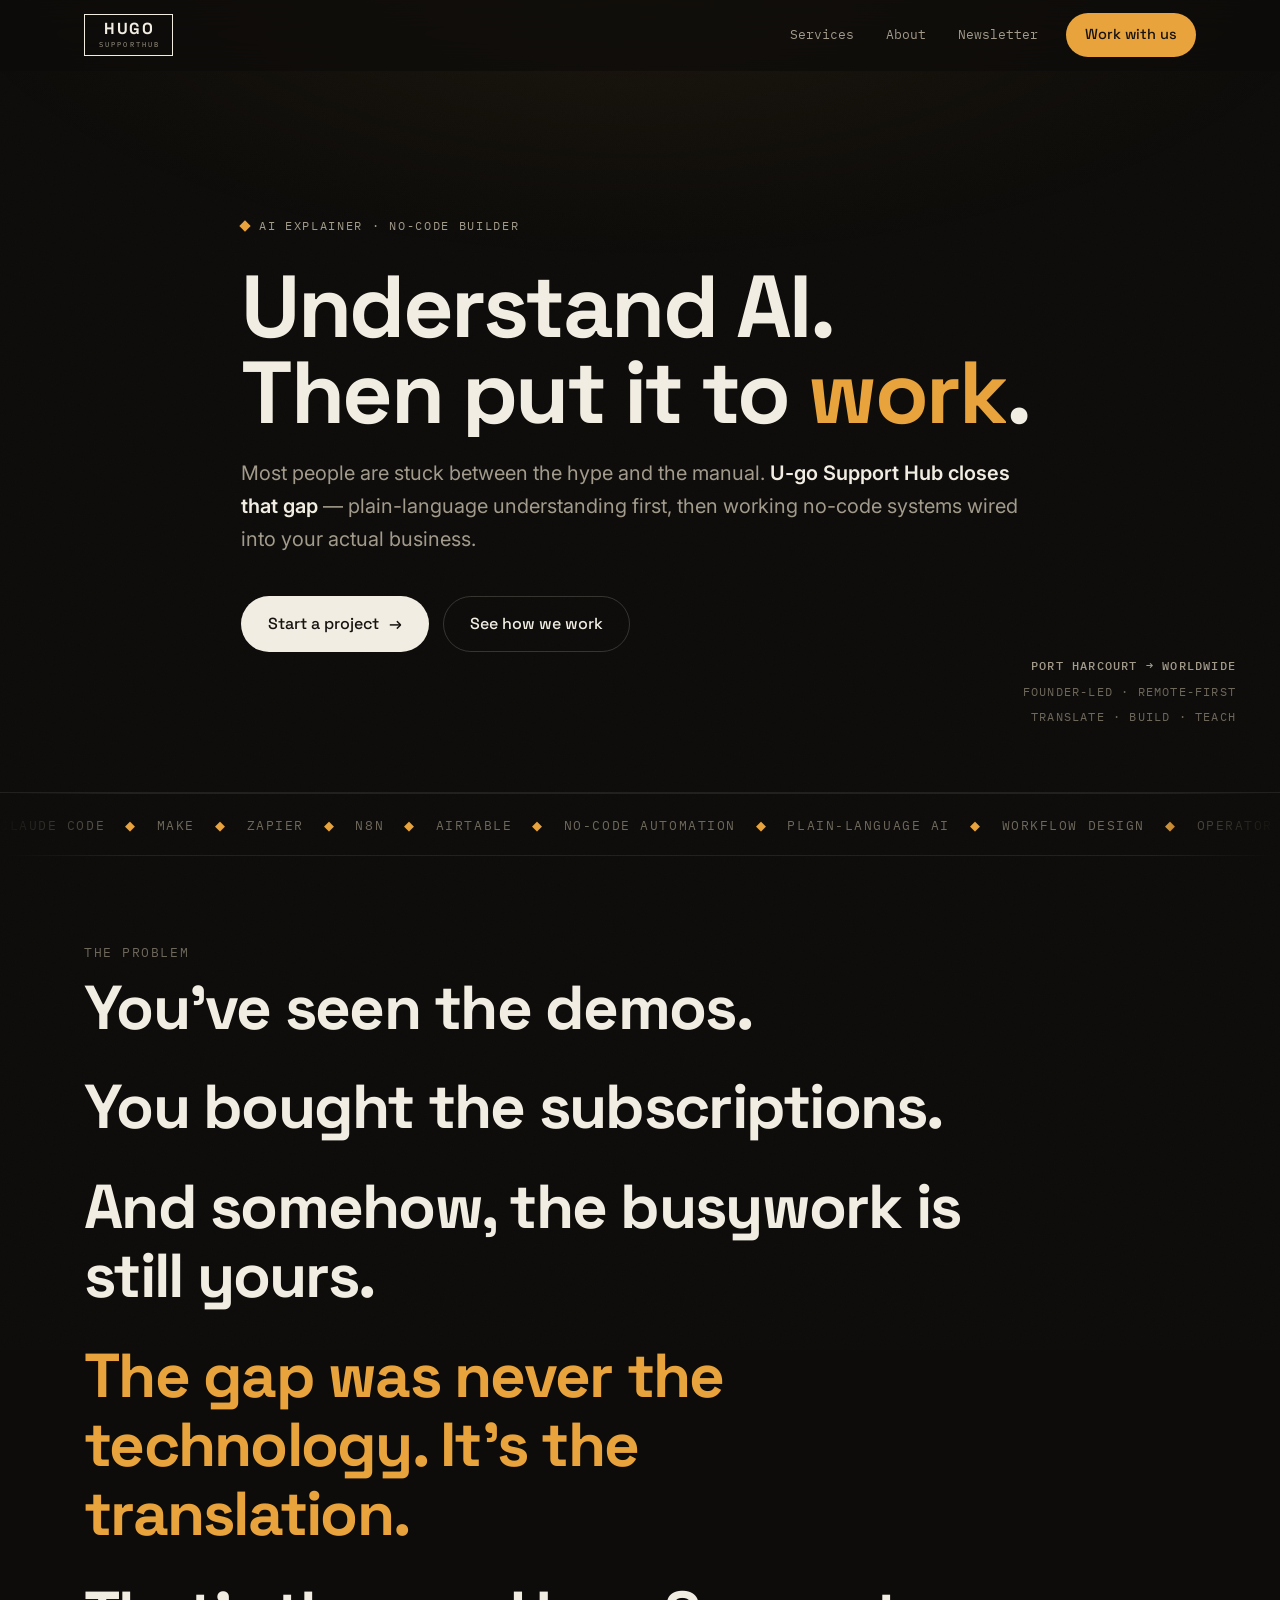
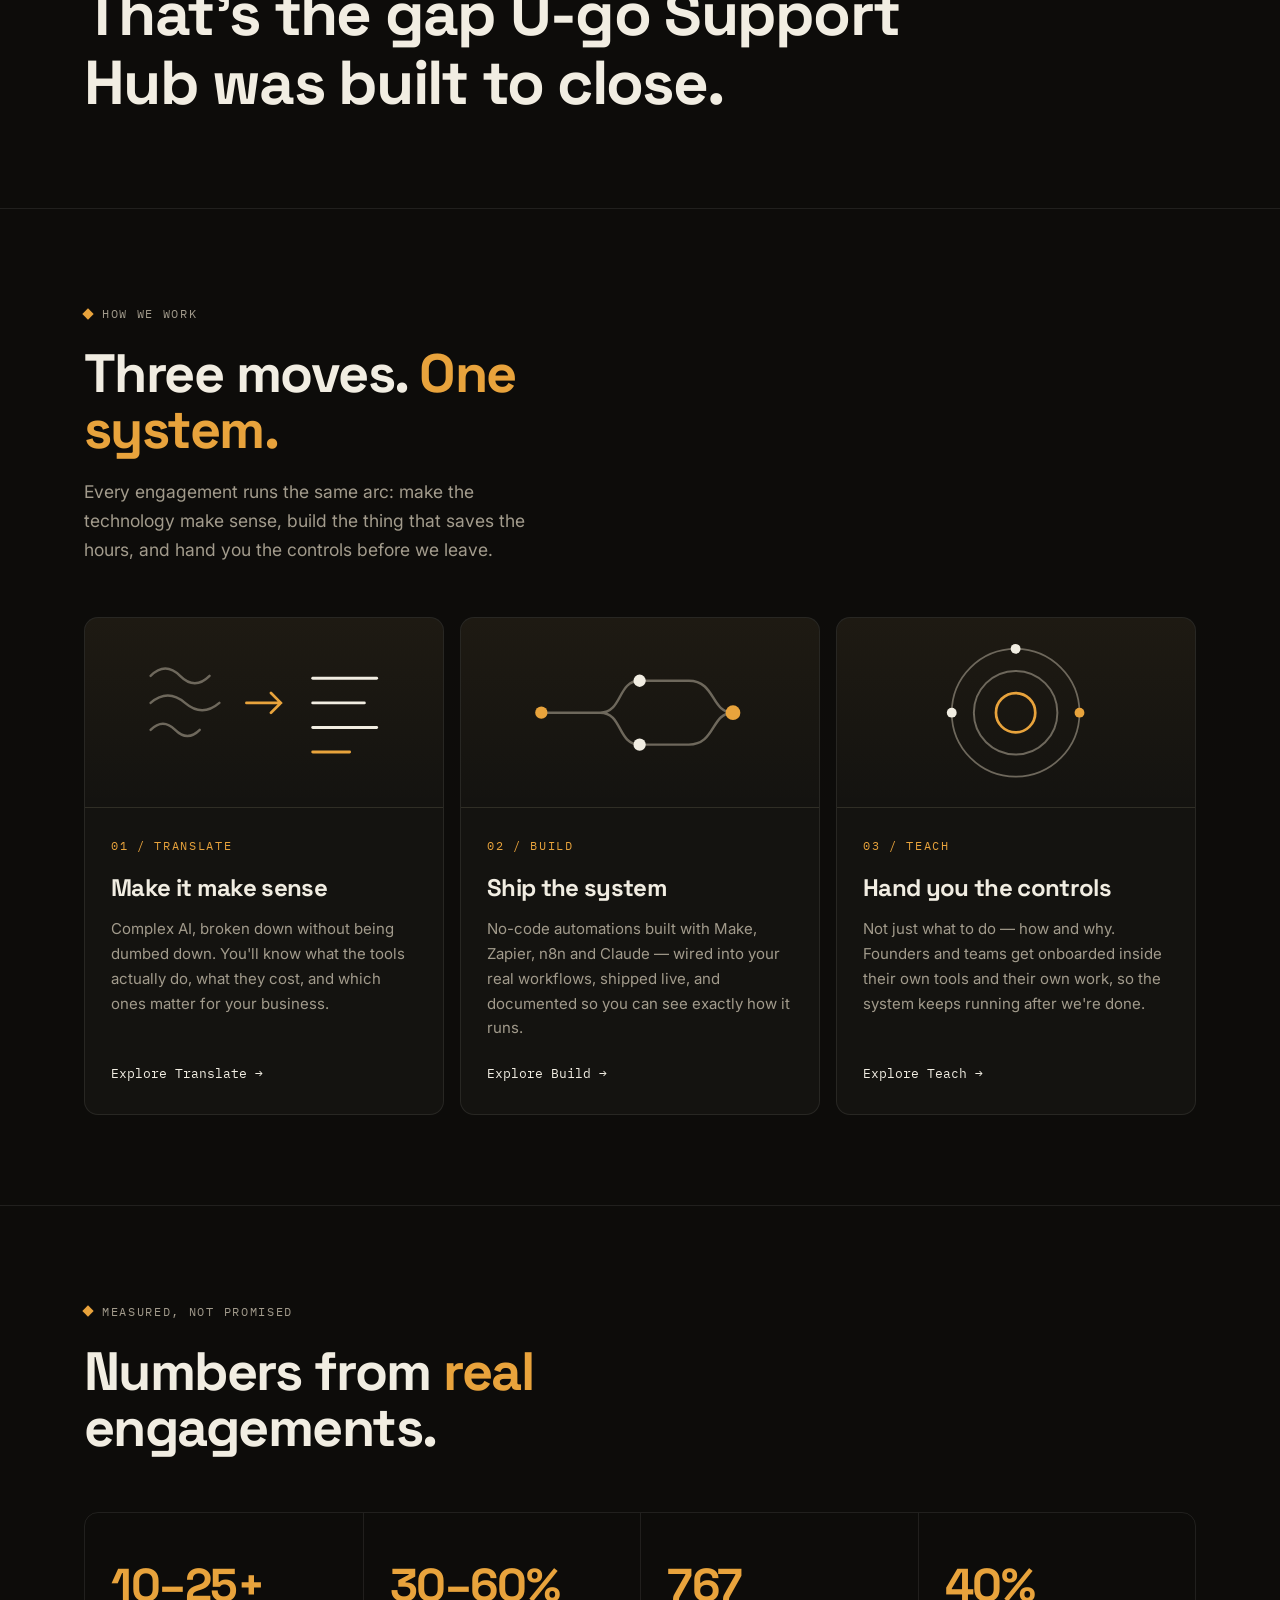
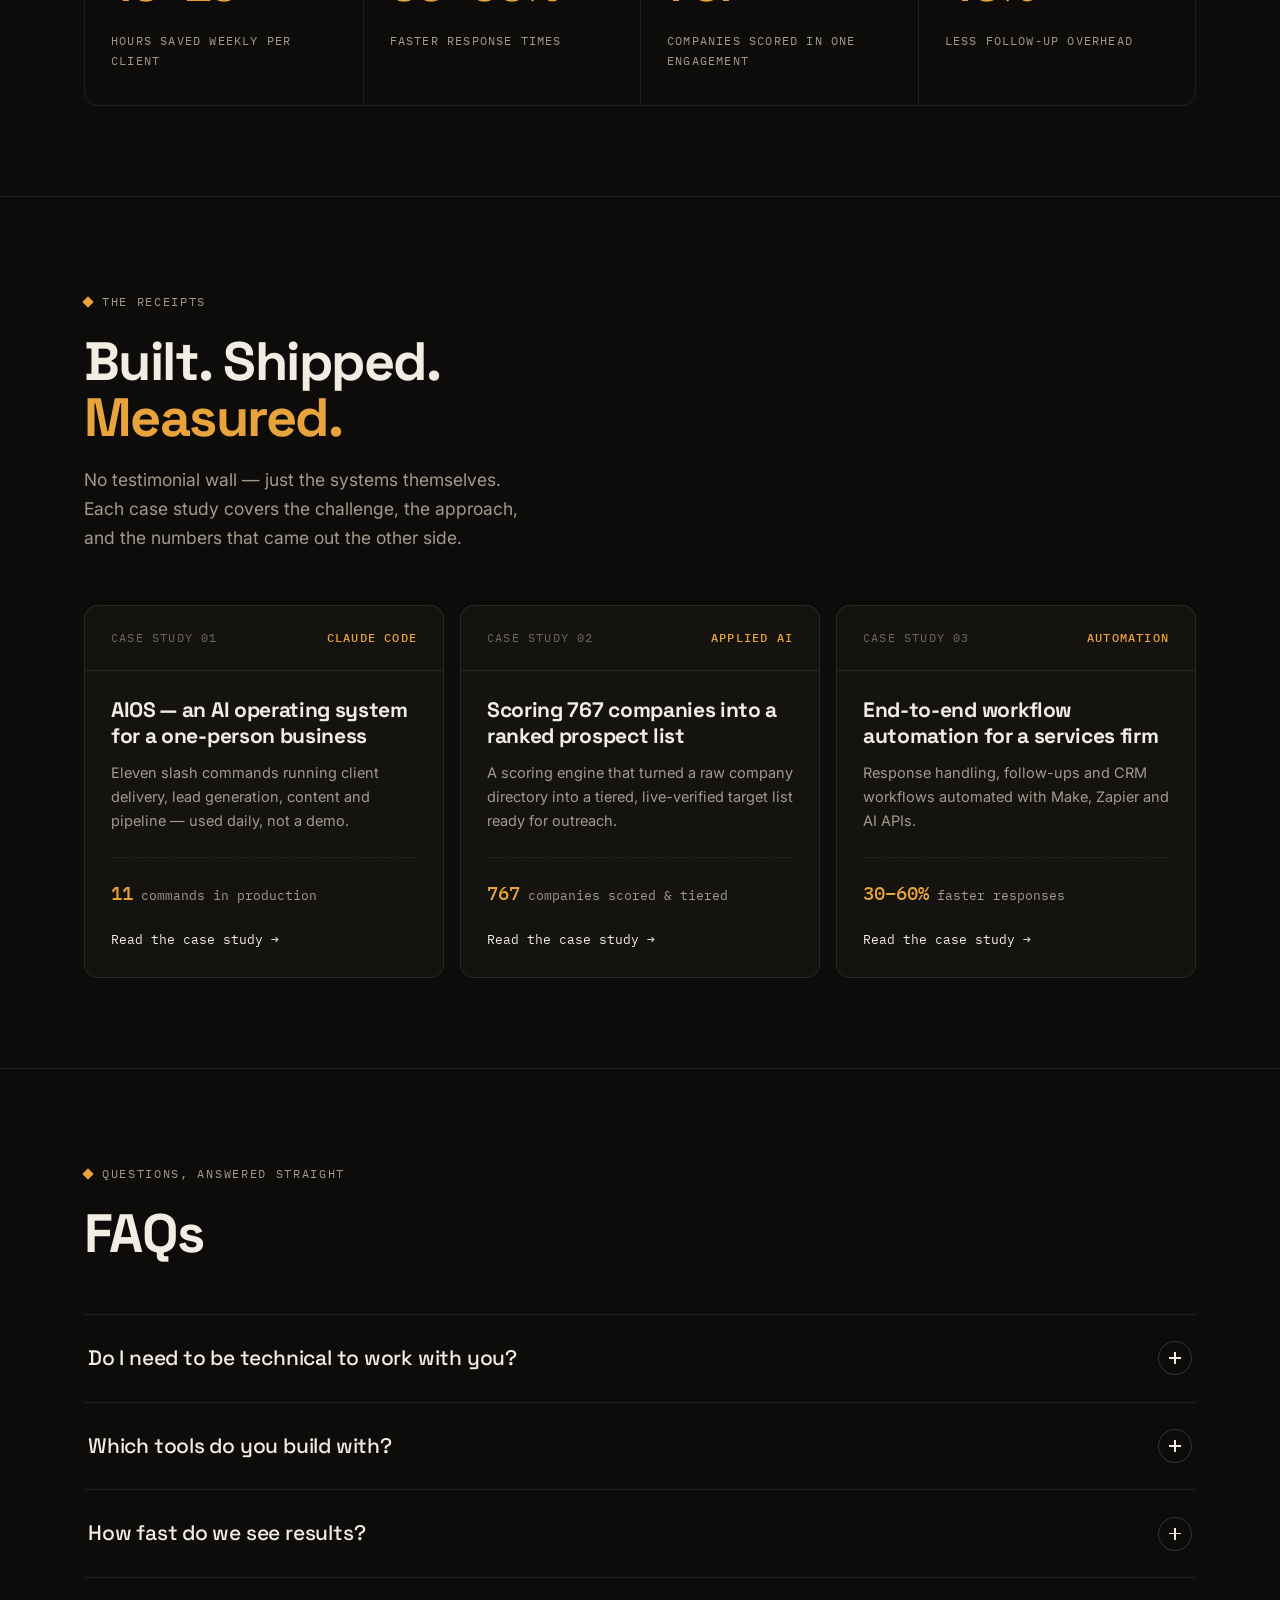
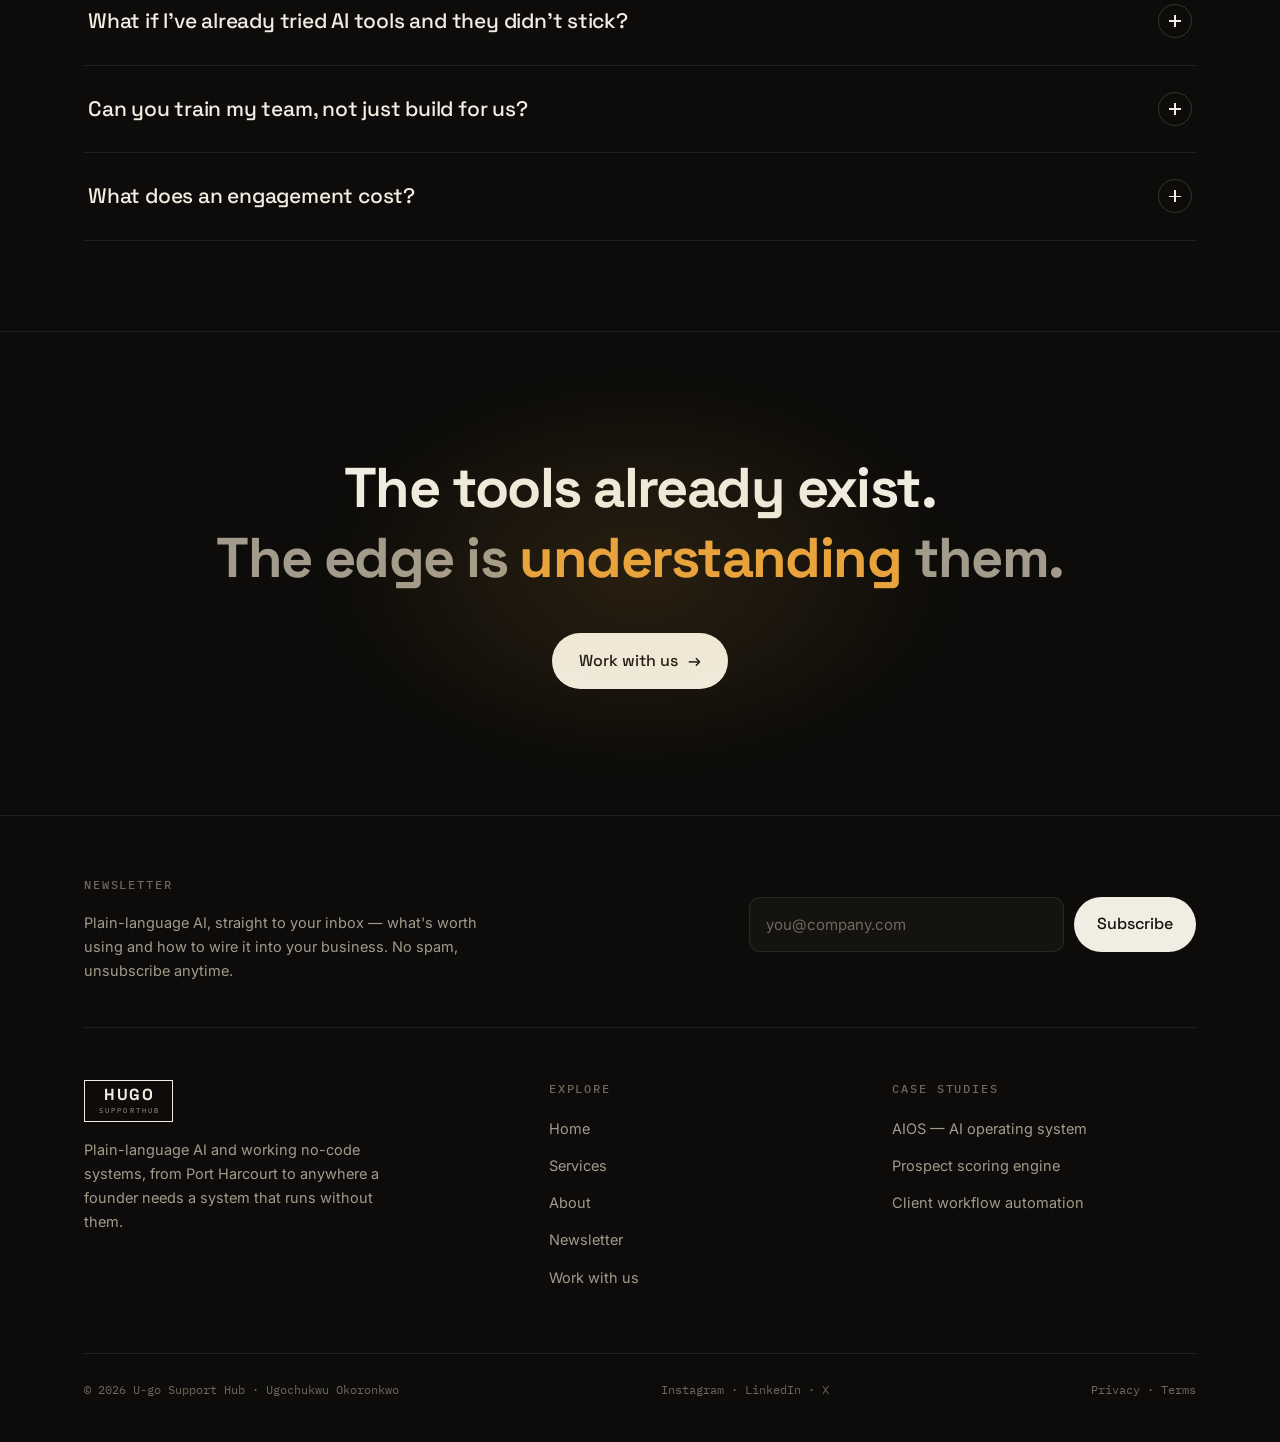
<file: index.html>
<!DOCTYPE html>
<html lang="en">
<head>
<meta charset="UTF-8">
<meta name="viewport" content="width=device-width, initial-scale=1.0">
<title>U-go Support Hub — AI, translated and built</title>
<meta name="description" content="U-go Support Hub helps founders and operators understand AI in plain language, then wires it into their business with working no-code systems.">
<link rel="canonical" href="https://ugo-hub.vercel.app/">
<meta property="og:type" content="website">
<meta property="og:site_name" content="U-go Support Hub">
<meta property="og:title" content="U-go Support Hub — AI, translated and built">
<meta property="og:description" content="U-go Support Hub helps founders and operators understand AI in plain language, then wires it into their business with working no-code systems. Translate. Build. Teach.">
<meta property="og:url" content="https://ugo-hub.vercel.app/">
<meta property="og:image" content="https://ugo-hub.vercel.app/og-image.png">
<meta property="og:image:width" content="1200">
<meta property="og:image:height" content="630">
<meta name="twitter:card" content="summary_large_image">
<meta name="twitter:title" content="U-go Support Hub — AI, translated and built">
<meta name="twitter:description" content="U-go Support Hub helps founders and operators understand AI in plain language, then wires it into their business with working no-code systems. Translate. Build. Teach.">
<meta name="twitter:image" content="https://ugo-hub.vercel.app/og-image.png">
<script type="application/ld+json">
{
  "@context": "https://schema.org",
  "@graph": [
    {
      "@type": "Organization",
      "@id": "https://ugo-hub.vercel.app/#org",
      "name": "U-go Support Hub",
      "url": "https://ugo-hub.vercel.app/",
      "logo": "https://ugo-hub.vercel.app/og-image.png",
      "description": "Plain-language AI education and working no-code systems for founders and SMB operators. Translate. Build. Teach.",
      "founder": {
        "@type": "Person",
        "name": "Ugochukwu Okoronkwo",
        "url": "https://ugo-landing.vercel.app/"
      },
      "address": {
        "@type": "PostalAddress",
        "addressLocality": "Port Harcourt",
        "addressCountry": "NG"
      },
      "sameAs": [
        "https://www.instagram.com/hugo_light_of_the_world",
        "https://www.linkedin.com/in/ugochukwuokoronkwo",
        "https://x.com/HugobossSleek",
        "https://www.facebook.com/share/18KutYke1B/"
      ]
    },
    {
      "@type": "WebSite",
      "@id": "https://ugo-hub.vercel.app/#website",
      "name": "U-go Support Hub",
      "url": "https://ugo-hub.vercel.app/",
      "publisher": { "@id": "https://ugo-hub.vercel.app/#org" }
    }
  ]
}
</script>
<meta name="theme-color" content="#0D0C0A">
<link rel="icon" href="/favicon.ico" sizes="any">
<link rel="icon" type="image/png" sizes="16x16" href="/favicon-16x16.png">
<link rel="icon" type="image/png" sizes="32x32" href="/favicon-32x32.png">
<link rel="apple-touch-icon" sizes="180x180" href="/apple-touch-icon.png">
<link rel="manifest" href="/site.webmanifest">
<link rel="preconnect" href="https://fonts.googleapis.com">
<link rel="preconnect" href="https://fonts.gstatic.com" crossorigin>
<link href="https://fonts.googleapis.com/css2?family=Space+Grotesk:wght@500;700&family=Inter:wght@400;500;600&family=IBM+Plex+Mono:wght@400;500&display=swap" rel="stylesheet">
<link rel="stylesheet" href="/assets/site.css">
</head>
<body>

<header>
  <div class="wrap nav">
    <a class="logo" href="/" aria-label="Hugo SupportHub — home"><span class="logo-frame"><b>HUGO</b><i>SUPPORTHUB</i></span></a>
    <nav class="nav-links" aria-label="Main">
      <a href="/services">Services</a>
      <a href="/about">About</a>
      <a href="/newsletter">Newsletter</a>
      <a class="nav-cta" href="/work-with-us">Work with us</a>
    </nav>
    <button class="menu-btn" type="button" aria-label="Open menu" aria-expanded="false" aria-controls="menuOverlay">
      <i></i><i></i><i></i>
    </button>
  </div>
</header>

<div class="menu-overlay" id="menuOverlay">
  <a href="/">Home</a>
  <a href="/services">Services</a>
  <a href="/about">About</a>
  <a href="/newsletter">Newsletter</a>
  <a class="m-cta" href="/work-with-us">Work with us →</a>
  <div class="m-foot"><span>HUGO SUPPORTHUB</span><span>PORT HARCOURT → WORLDWIDE</span></div>
</div>

<main>

  <!-- HERO -->
  <section class="hero">
    <div class="wrap">
      <span class="eyebrow">AI explainer · no-code builder</span>
      <h1 class="h-display">Understand AI. Then put it to <em>work</em>.</h1>
      <p class="lede">Most people are stuck between the hype and the manual. <strong>U-go Support Hub closes that gap</strong> — plain-language understanding first, then working no-code systems wired into your actual business.</p>
      <div class="hero-ctas">
        <a class="btn btn-primary" href="/work-with-us">Start a project <span class="arr">→</span></a>
        <a class="btn btn-ghost" href="/services">See how we work</a>
      </div>
    </div>
    <div class="hero-side">
      <b>Port Harcourt → Worldwide</b><br>
      Founder-led · Remote-first<br>
      Translate · Build · Teach
    </div>
  </section>

  <!-- TICKER -->
  <div class="ticker" aria-hidden="true">
    <div class="ticker-track"><span>Claude Code<i>◆</i>Make<i>◆</i>Zapier<i>◆</i>n8n<i>◆</i>Airtable<i>◆</i>No-code automation<i>◆</i>Plain-language AI<i>◆</i>Workflow design<i>◆</i>Operator onboarding<i>◆</i></span></div>
  </div>

  <!-- STORY -->
  <section class="story">
    <div class="wrap">
      <p class="line"><small>The problem</small>You've seen the demos.</p>
      <p class="line">You bought the subscriptions.</p>
      <p class="line">And somehow, the busywork is still yours.</p>
      <p class="line pivot">The gap was never the technology. It's the translation.</p>
      <p class="line">That's the gap U-go Support Hub was built to close.</p>
    </div>
  </section>

  <!-- PILLARS -->
  <section id="how">
    <div class="wrap">
      <div class="sec-head rv">
        <span class="eyebrow">How we work</span>
        <h2 class="h-sec">Three moves. <em>One system.</em></h2>
        <p class="lede">Every engagement runs the same arc: make the technology make sense, build the thing that saves the hours, and hand you the controls before we leave.</p>
      </div>
      <div class="grid-3">
        <article class="card pillar-card rv rv-d1">
          <div class="pillar-art anim-on-view" aria-hidden="true">
            <svg viewBox="0 0 220 120" fill="none" stroke-linecap="round">
              <path class="draw" d="M18 30 Q30 18 42 30 T66 30" stroke="#6E685C" stroke-width="2"/>
              <path class="draw" d="M18 52 Q32 40 46 52 T74 52" stroke="#6E685C" stroke-width="2"/>
              <path class="draw" d="M18 74 Q28 64 38 74 T58 74" stroke="#6E685C" stroke-width="2"/>
              <path class="draw" d="M96 52 h28 m-8 -8 8 8 -8 8" stroke="#E8A33C" stroke-width="2.2"/>
              <g class="floaty">
                <line class="draw" x1="150" y1="32" x2="202" y2="32" stroke="#F1EDE2" stroke-width="2.4"/>
                <line class="draw" x1="150" y1="52" x2="192" y2="52" stroke="#F1EDE2" stroke-width="2.4"/>
                <line class="draw" x1="150" y1="72" x2="202" y2="72" stroke="#F1EDE2" stroke-width="2.4"/>
                <line class="draw" x1="150" y1="92" x2="180" y2="92" stroke="#E8A33C" stroke-width="2.4"/>
              </g>
            </svg>
          </div>
          <div class="pillar-body">
            <span class="step">01 / TRANSLATE</span>
            <h3>Make it make sense</h3>
            <p>Complex AI, broken down without being dumbed down. You'll know what the tools actually do, what they cost, and which ones matter for your business.</p>
            <a href="/services#translate">Explore Translate →</a>
          </div>
        </article>
        <article class="card pillar-card rv rv-d2">
          <div class="pillar-art anim-on-view" aria-hidden="true">
            <svg viewBox="0 0 220 120" fill="none" stroke-linecap="round">
              <path class="draw" d="M30 60 H78 M110 34 H150 M110 86 H150 M78 60 C 96 60 92 34 110 34 M78 60 C 96 60 92 86 110 86 M150 34 C 172 34 168 60 186 60 M150 86 C 172 86 168 60 186 60" stroke="#6E685C" stroke-width="2"/>
              <circle class="blink" cx="30" cy="60" r="5" fill="#E8A33C"/>
              <circle class="blink" cx="110" cy="34" r="5" fill="#F1EDE2" style="animation-delay:.5s"/>
              <circle class="blink" cx="110" cy="86" r="5" fill="#F1EDE2" style="animation-delay:1s"/>
              <circle class="blink" cx="186" cy="60" r="6" fill="#E8A33C" style="animation-delay:1.5s"/>
            </svg>
          </div>
          <div class="pillar-body">
            <span class="step">02 / BUILD</span>
            <h3>Ship the system</h3>
            <p>No-code automations built with Make, Zapier, n8n and Claude — wired into your real workflows, shipped live, and documented so you can see exactly how it runs.</p>
            <a href="/services#build">Explore Build →</a>
          </div>
        </article>
        <article class="card pillar-card rv rv-d3">
          <div class="pillar-art anim-on-view" aria-hidden="true">
            <svg viewBox="0 0 220 120" fill="none" stroke-linecap="round">
              <circle class="draw" cx="110" cy="60" r="16" stroke="#E8A33C" stroke-width="2.2"/>
              <circle class="draw" cx="110" cy="60" r="34" stroke="#6E685C" stroke-width="1.6"/>
              <g class="spin-slow">
                <circle class="draw" cx="110" cy="60" r="52" stroke="#6E685C" stroke-width="1.4" stroke-dasharray="6 10"/>
              </g>
              <circle class="blink" cx="110" cy="8" r="4" fill="#F1EDE2"/>
              <circle class="blink" cx="162" cy="60" r="4" fill="#E8A33C" style="animation-delay:.8s"/>
              <circle class="blink" cx="58" cy="60" r="4" fill="#F1EDE2" style="animation-delay:1.6s"/>
            </svg>
          </div>
          <div class="pillar-body">
            <span class="step">03 / TEACH</span>
            <h3>Hand you the controls</h3>
            <p>Not just what to do — how and why. Founders and teams get onboarded inside their own tools and their own work, so the system keeps running after we're done.</p>
            <a href="/services#teach">Explore Teach →</a>
          </div>
        </article>
      </div>
    </div>
  </section>

  <!-- STATS -->
  <section>
    <div class="wrap">
      <div class="sec-head rv">
        <span class="eyebrow">Measured, not promised</span>
        <h2 class="h-sec">Numbers from <em>real</em> engagements.</h2>
      </div>
      <div class="stats rv">
        <div><div class="num">10–25+</div><div class="lbl">Hours saved weekly per client</div></div>
        <div><div class="num">30–60%</div><div class="lbl">Faster response times</div></div>
        <div><div class="num">767</div><div class="lbl">Companies scored in one engagement</div></div>
        <div><div class="num">40%</div><div class="lbl">Less follow-up overhead</div></div>
      </div>
    </div>
  </section>

  <!-- CASE STUDIES -->
  <section id="work">
    <div class="wrap">
      <div class="sec-head rv">
        <span class="eyebrow">The receipts</span>
        <h2 class="h-sec">Built. Shipped. <em>Measured.</em></h2>
        <p class="lede">No testimonial wall — just the systems themselves. Each case study covers the challenge, the approach, and the numbers that came out the other side.</p>
      </div>
      <div class="grid-3">
        <a class="card cs-card rv rv-d1" href="/case-study/aios">
          <div class="cs-top"><span>Case study 01</span><b>Claude Code</b></div>
          <div class="cs-body">
            <h3>AIOS — an AI operating system for a one-person business</h3>
            <p>Eleven slash commands running client delivery, lead generation, content and pipeline — used daily, not a demo.</p>
            <div class="cs-metric"><b>11</b>commands in production</div>
            <span class="go">Read the case study →</span>
          </div>
        </a>
        <a class="card cs-card rv rv-d2" href="/case-study/prospect-scoring">
          <div class="cs-top"><span>Case study 02</span><b>Applied AI</b></div>
          <div class="cs-body">
            <h3>Scoring 767 companies into a ranked prospect list</h3>
            <p>A scoring engine that turned a raw company directory into a tiered, live-verified target list ready for outreach.</p>
            <div class="cs-metric"><b>767</b>companies scored &amp; tiered</div>
            <span class="go">Read the case study →</span>
          </div>
        </a>
        <a class="card cs-card rv rv-d3" href="/case-study/client-workflows">
          <div class="cs-top"><span>Case study 03</span><b>Automation</b></div>
          <div class="cs-body">
            <h3>End-to-end workflow automation for a services firm</h3>
            <p>Response handling, follow-ups and CRM workflows automated with Make, Zapier and AI APIs.</p>
            <div class="cs-metric"><b>30–60%</b>faster responses</div>
            <span class="go">Read the case study →</span>
          </div>
        </a>
      </div>
    </div>
  </section>

  <!-- FAQ -->
  <section>
    <div class="wrap">
      <div class="sec-head rv">
        <span class="eyebrow">Questions, answered straight</span>
        <h2 class="h-sec">FAQs</h2>
      </div>
      <div class="faq rv">
        <div class="faq-item">
          <button class="faq-q" aria-expanded="false">Do I need to be technical to work with you?<span class="ind"></span></button>
          <div class="faq-a"><p>No — that's the point. Everything gets explained in plain language, and the systems we build are no-code, so <strong>you can see and adjust how they work</strong> without touching a line of code.</p></div>
        </div>
        <div class="faq-item">
          <button class="faq-q" aria-expanded="false">Which tools do you build with?<span class="ind"></span></button>
          <div class="faq-a"><p>Make, Zapier, n8n and Airtable for automation; Claude and other AI APIs for the intelligence layer. We pick the lightest tool that does the job — <strong>never a stack for the sake of a stack</strong>.</p></div>
        </div>
        <div class="faq-item">
          <button class="faq-q" aria-expanded="false">How fast do we see results?<span class="ind"></span></button>
          <div class="faq-a"><p>The first working automation usually ships within the first weeks of an engagement. From there it compounds — past clients have measured <strong>10–25+ hours saved weekly</strong> once the core workflows were live.</p></div>
        </div>
        <div class="faq-item">
          <button class="faq-q" aria-expanded="false">What if I've already tried AI tools and they didn't stick?<span class="ind"></span></button>
          <div class="faq-a"><p>That's the most common starting point. Tools don't stick when they're bolted on instead of wired in. We start from your actual workflow, not the tool's demo video — and we <strong>teach your team inside their own context</strong> so the habit survives.</p></div>
        </div>
        <div class="faq-item">
          <button class="faq-q" aria-expanded="false">Can you train my team, not just build for us?<span class="ind"></span></button>
          <div class="faq-a"><p>Yes — Teach is one of the three pillars. Every build ends with onboarding, and we also run <strong>standalone training</strong> for teams that want to run their own automations.</p></div>
        </div>
        <div class="faq-item">
          <button class="faq-q" aria-expanded="false">What does an engagement cost?<span class="ind"></span></button>
          <div class="faq-a"><p>It depends on scope — a single workflow build is very different from a full operations overhaul. Tell us what you're dealing with on the <strong>Work With Us</strong> page and you'll get a straight answer, fast.</p></div>
        </div>
      </div>
    </div>
  </section>

  <!-- CTA BAND -->
  <section class="cta-band">
    <div class="wrap rv">
      <h2>The tools already exist.</h2>
      <h2>The edge is <em>understanding</em> them.</h2>
      <a class="btn btn-primary" href="/work-with-us">Work with us <span class="arr">→</span></a>
    </div>
  </section>

</main>

<footer>
  <div class="wrap">
    <div class="foot-news">
      <div class="foot foot-news-copy">
        <h4>Newsletter</h4>
        <p>Plain-language AI, straight to your inbox — what's worth using and how to wire it into your business. No spam, unsubscribe anytime.</p>
      </div>
      <form class="news-form" data-news-form>
        <input type="email" name="email" placeholder="you@company.com" autocomplete="email" aria-label="Email address" required>
        <button class="btn btn-primary" type="submit">Subscribe</button>
        <p class="news-msg" data-news-msg role="status" aria-live="polite"></p>
      </form>
    </div>
    <div class="foot-grid">
      <div class="foot-brand foot">
        <a class="logo" href="/" aria-label="Hugo SupportHub — home"><span class="logo-frame"><b>HUGO</b><i>SUPPORTHUB</i></span></a>
        <p>Plain-language AI and working no-code systems, from Port Harcourt to anywhere a founder needs a system that runs without them.</p>
      </div>
      <div class="foot">
        <h4>Explore</h4>
        <ul>
          <li><a href="/">Home</a></li>
          <li><a href="/services">Services</a></li>
          <li><a href="/about">About</a></li>
          <li><a href="/newsletter">Newsletter</a></li>
          <li><a href="/work-with-us">Work with us</a></li>
        </ul>
      </div>
      <div class="foot">
        <h4>Case studies</h4>
        <ul>
          <li><a href="/case-study/aios">AIOS — AI operating system</a></li>
          <li><a href="/case-study/prospect-scoring">Prospect scoring engine</a></li>
          <li><a href="/case-study/client-workflows">Client workflow automation</a></li>
        </ul>
      </div>
    </div>
    <div class="foot-base">
      <span>© 2026 U-go Support Hub · Ugochukwu Okoronkwo</span>
      <span>
        <a href="https://www.instagram.com/hugo_light_of_the_world" target="_blank" rel="noopener">Instagram</a> ·
        <a href="https://www.linkedin.com/in/ugochukwuokoronkwo" target="_blank" rel="noopener">LinkedIn</a> ·
        <a href="https://x.com/HugobossSleek" target="_blank" rel="noopener">X</a>
      </span>
      <span><a href="/privacy">Privacy</a> · <a href="/terms">Terms</a></span>
    </div>
  </div>
</footer>

<script src="/assets/site.js"></script>
</body>
</html>
</file>
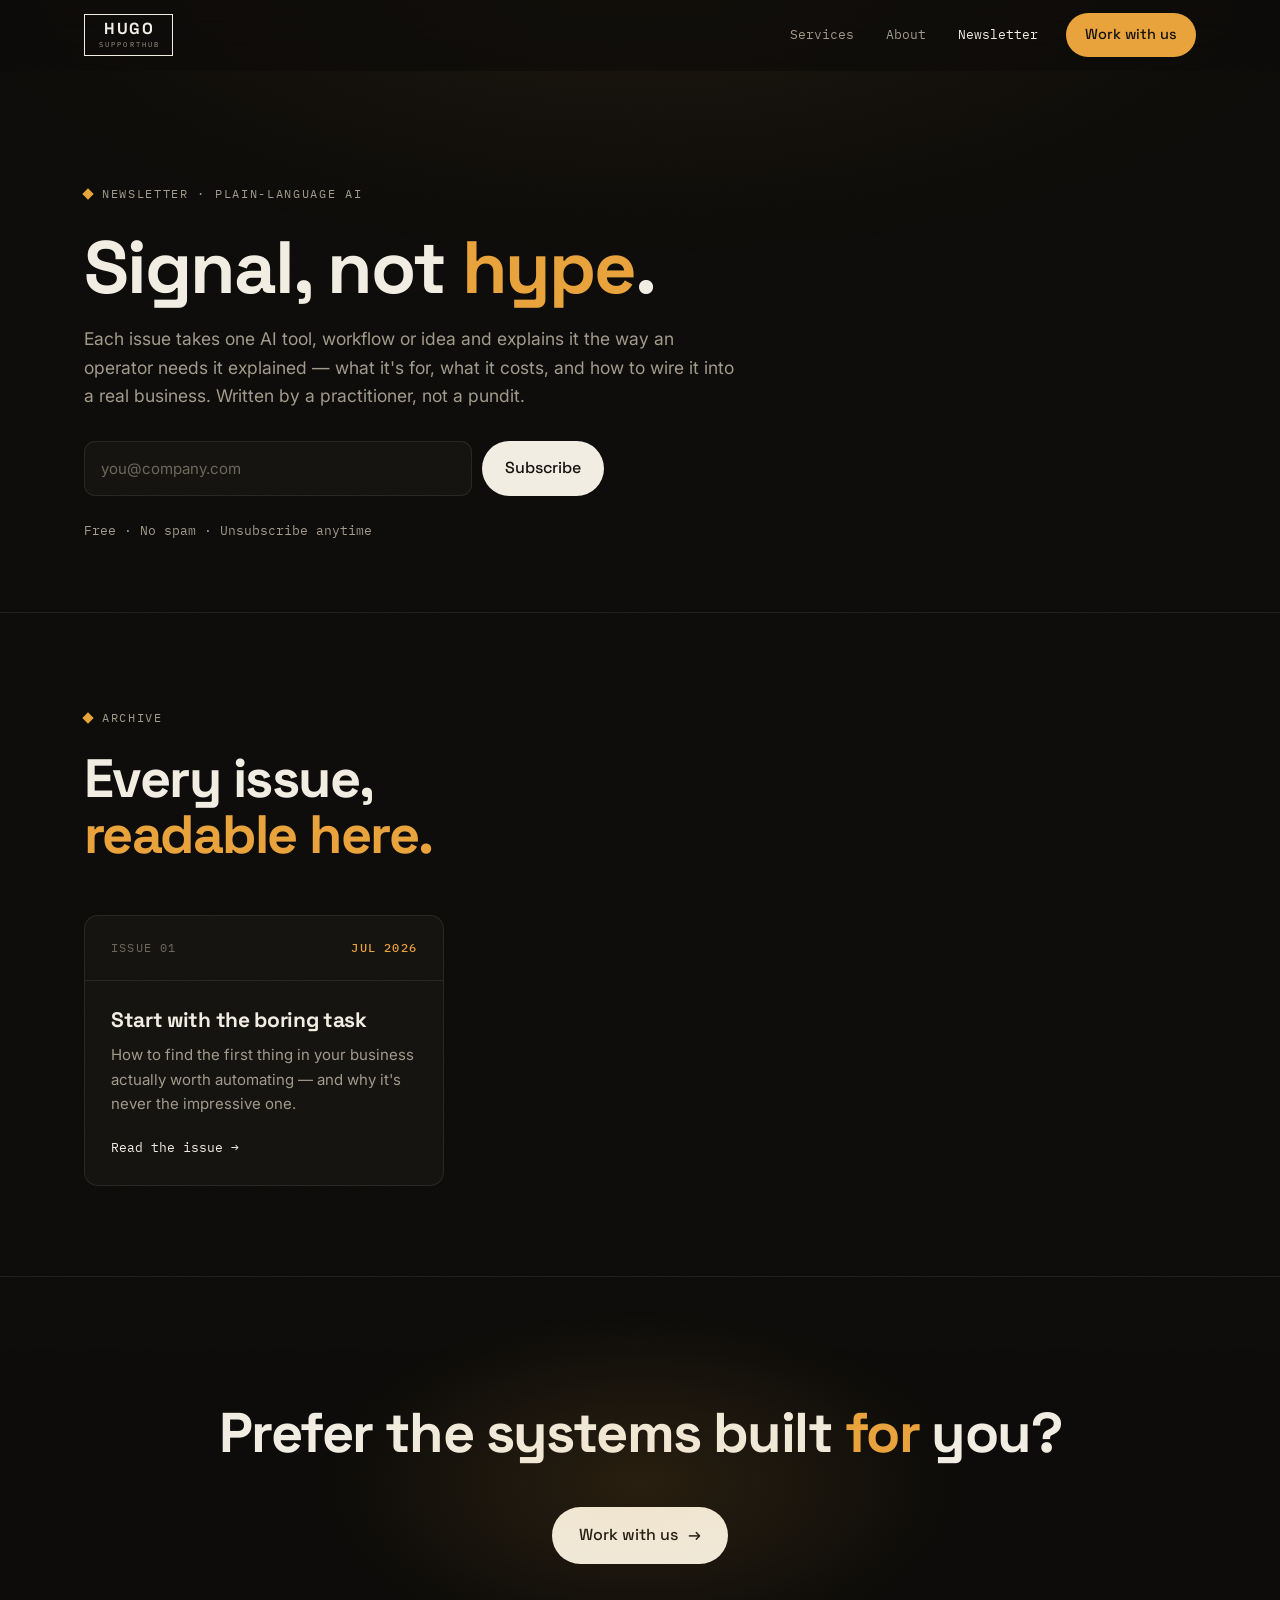
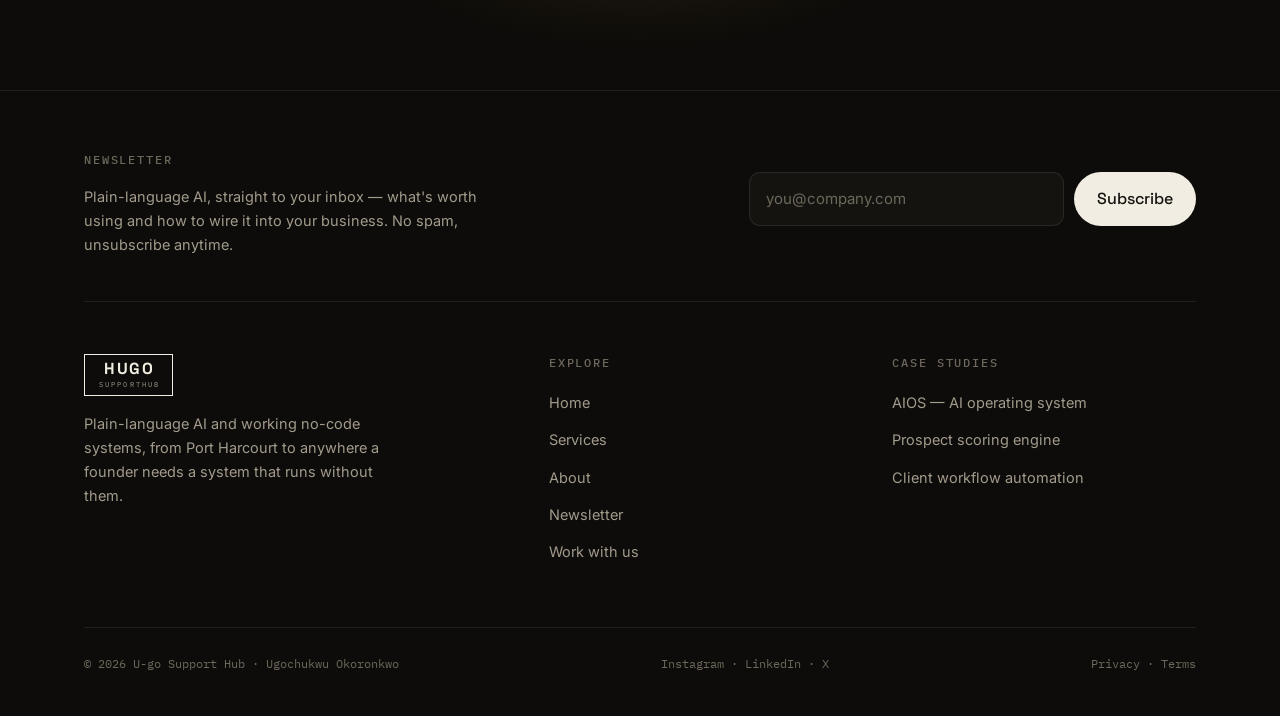
<file: newsletter/index.html>
<!DOCTYPE html>
<html lang="en">
<head>
<meta charset="UTF-8">
<meta name="viewport" content="width=device-width, initial-scale=1.0">
<title>Newsletter — U-go Support Hub</title>
<meta name="description" content="Plain-language AI for founders and operators — each issue explains what's worth using and how to wire it into a real business. Read past issues or subscribe free.">
<link rel="canonical" href="https://ugo-hub.vercel.app/newsletter">
<meta property="og:type" content="website">
<meta property="og:title" content="Newsletter — U-go Support Hub">
<meta property="og:description" content="Plain-language AI for founders and operators — what's worth using and how to wire it into your business. No spam, unsubscribe anytime.">
<meta property="og:url" content="https://ugo-hub.vercel.app/newsletter">
<meta property="og:image" content="https://ugo-hub.vercel.app/og-image.png">
<meta property="og:image:width" content="1200">
<meta property="og:image:height" content="630">
<meta name="twitter:card" content="summary_large_image">
<meta name="twitter:title" content="Newsletter — U-go Support Hub">
<meta name="twitter:description" content="Plain-language AI for founders and operators — what's worth using and how to wire it into your business.">
<meta name="twitter:image" content="https://ugo-hub.vercel.app/og-image.png">
<link rel="alternate" type="application/rss+xml" title="U-go Support Hub newsletter" href="https://ugo-hub.vercel.app/newsletter/feed.xml">
<meta name="theme-color" content="#0D0C0A">
<link rel="icon" href="data:image/svg+xml,%3Csvg xmlns='http://www.w3.org/2000/svg' viewBox='0 0 100 100'%3E%3Crect width='100' height='100' rx='22' fill='%230D0C0A'/%3E%3Ctext x='50' y='68' font-family='monospace' font-size='52' font-weight='700' text-anchor='middle' fill='%23E8A33C'%3Eu%3C/text%3E%3C/svg%3E">
<link rel="preconnect" href="https://fonts.googleapis.com">
<link rel="preconnect" href="https://fonts.gstatic.com" crossorigin>
<link href="https://fonts.googleapis.com/css2?family=Space+Grotesk:wght@500;700&family=Inter:wght@400;500;600&family=IBM+Plex+Mono:wght@400;500&display=swap" rel="stylesheet">
<link rel="stylesheet" href="/assets/site.css">
</head>
<body>

<header>
  <div class="wrap nav">
    <a class="logo" href="/" aria-label="Hugo SupportHub — home"><span class="logo-frame"><b>HUGO</b><i>SUPPORTHUB</i></span></a>
    <nav class="nav-links" aria-label="Main">
      <a href="/services">Services</a>
      <a href="/about">About</a>
      <a href="/newsletter">Newsletter</a>
      <a class="nav-cta" href="/work-with-us">Work with us</a>
    </nav>
    <button class="menu-btn" type="button" aria-label="Open menu" aria-expanded="false" aria-controls="menuOverlay">
      <i></i><i></i><i></i>
    </button>
  </div>
</header>

<div class="menu-overlay" id="menuOverlay">
  <a href="/">Home</a>
  <a href="/services">Services</a>
  <a href="/about">About</a>
  <a href="/newsletter">Newsletter</a>
  <a class="m-cta" href="/work-with-us">Work with us →</a>
  <div class="m-foot"><span>HUGO SUPPORTHUB</span><span>PORT HARCOURT → WORLDWIDE</span></div>
</div>

<main>

  <section class="page-hero">
    <div class="wrap">
      <span class="eyebrow rv">Newsletter · plain-language AI</span>
      <h1 class="h-display rv rv-d1">Signal, not <em>hype</em>.</h1>
      <p class="lede rv rv-d2" style="max-width:60ch">Each issue takes one AI tool, workflow or idea and explains it the way an operator needs it explained — what it's for, what it costs, and how to wire it into a real business. Written by a practitioner, not a pundit.</p>
      <form class="news-form rv rv-d3" data-news-form style="margin-top:30px;max-width:520px">
        <input type="email" name="email" placeholder="you@company.com" autocomplete="email" aria-label="Email address" required>
        <button class="btn btn-primary" type="submit">Subscribe</button>
        <p class="news-msg" data-news-msg role="status" aria-live="polite"></p>
      </form>
      <p class="rv rv-d3" style="margin-top:14px;font-family:var(--mono);font-size:12.5px;color:var(--muted)">Free · No spam · Unsubscribe anytime</p>
    </div>
  </section>

  <section>
    <div class="wrap">
      <div class="sec-head rv">
        <span class="eyebrow">Archive</span>
        <h2 class="h-sec">Every issue, <em>readable here.</em></h2>
      </div>
      <div class="grid-3">
        <a class="card cs-card rv rv-d1" href="/newsletter/issue-1">
          <div class="cs-top"><span>Issue 01</span><b>Jul 2026</b></div>
          <div class="cs-body">
            <h3>Start with the boring task</h3>
            <p class="lede" style="font-size:15px;margin-top:10px">How to find the first thing in your business actually worth automating — and why it's never the impressive one.</p>
            <span class="go">Read the issue →</span>
          </div>
        </a>
      </div>
    </div>
  </section>

  <section class="cta-band">
    <div class="wrap rv">
      <h2>Prefer the systems built <em>for</em> you?</h2>
      <a class="btn btn-primary" href="/work-with-us">Work with us <span class="arr">→</span></a>
    </div>
  </section>

</main>

<footer>
  <div class="wrap">
    <div class="foot-news">
      <div class="foot foot-news-copy">
        <h4>Newsletter</h4>
        <p>Plain-language AI, straight to your inbox — what's worth using and how to wire it into your business. No spam, unsubscribe anytime.</p>
      </div>
      <form class="news-form" data-news-form>
        <input type="email" name="email" placeholder="you@company.com" autocomplete="email" aria-label="Email address" required>
        <button class="btn btn-primary" type="submit">Subscribe</button>
        <p class="news-msg" data-news-msg role="status" aria-live="polite"></p>
      </form>
    </div>
    <div class="foot-grid">
      <div class="foot-brand foot">
        <a class="logo" href="/" aria-label="Hugo SupportHub — home"><span class="logo-frame"><b>HUGO</b><i>SUPPORTHUB</i></span></a>
        <p>Plain-language AI and working no-code systems, from Port Harcourt to anywhere a founder needs a system that runs without them.</p>
      </div>
      <div class="foot">
        <h4>Explore</h4>
        <ul>
          <li><a href="/">Home</a></li>
          <li><a href="/services">Services</a></li>
          <li><a href="/about">About</a></li>
          <li><a href="/newsletter">Newsletter</a></li>
          <li><a href="/work-with-us">Work with us</a></li>
        </ul>
      </div>
      <div class="foot">
        <h4>Case studies</h4>
        <ul>
          <li><a href="/case-study/aios">AIOS — AI operating system</a></li>
          <li><a href="/case-study/prospect-scoring">Prospect scoring engine</a></li>
          <li><a href="/case-study/client-workflows">Client workflow automation</a></li>
        </ul>
      </div>
    </div>
    <div class="foot-base">
      <span>© 2026 U-go Support Hub · Ugochukwu Okoronkwo</span>
      <span>
        <a href="https://www.instagram.com/hugo_light_of_the_world" target="_blank" rel="noopener">Instagram</a> ·
        <a href="https://www.linkedin.com/in/ugochukwuokoronkwo" target="_blank" rel="noopener">LinkedIn</a> ·
        <a href="https://x.com/HugobossSleek" target="_blank" rel="noopener">X</a>
      </span>
      <span><a href="/privacy">Privacy</a> · <a href="/terms">Terms</a></span>
    </div>
  </div>
</footer>

<script src="/assets/site.js"></script>
</body>
</html>
</file>
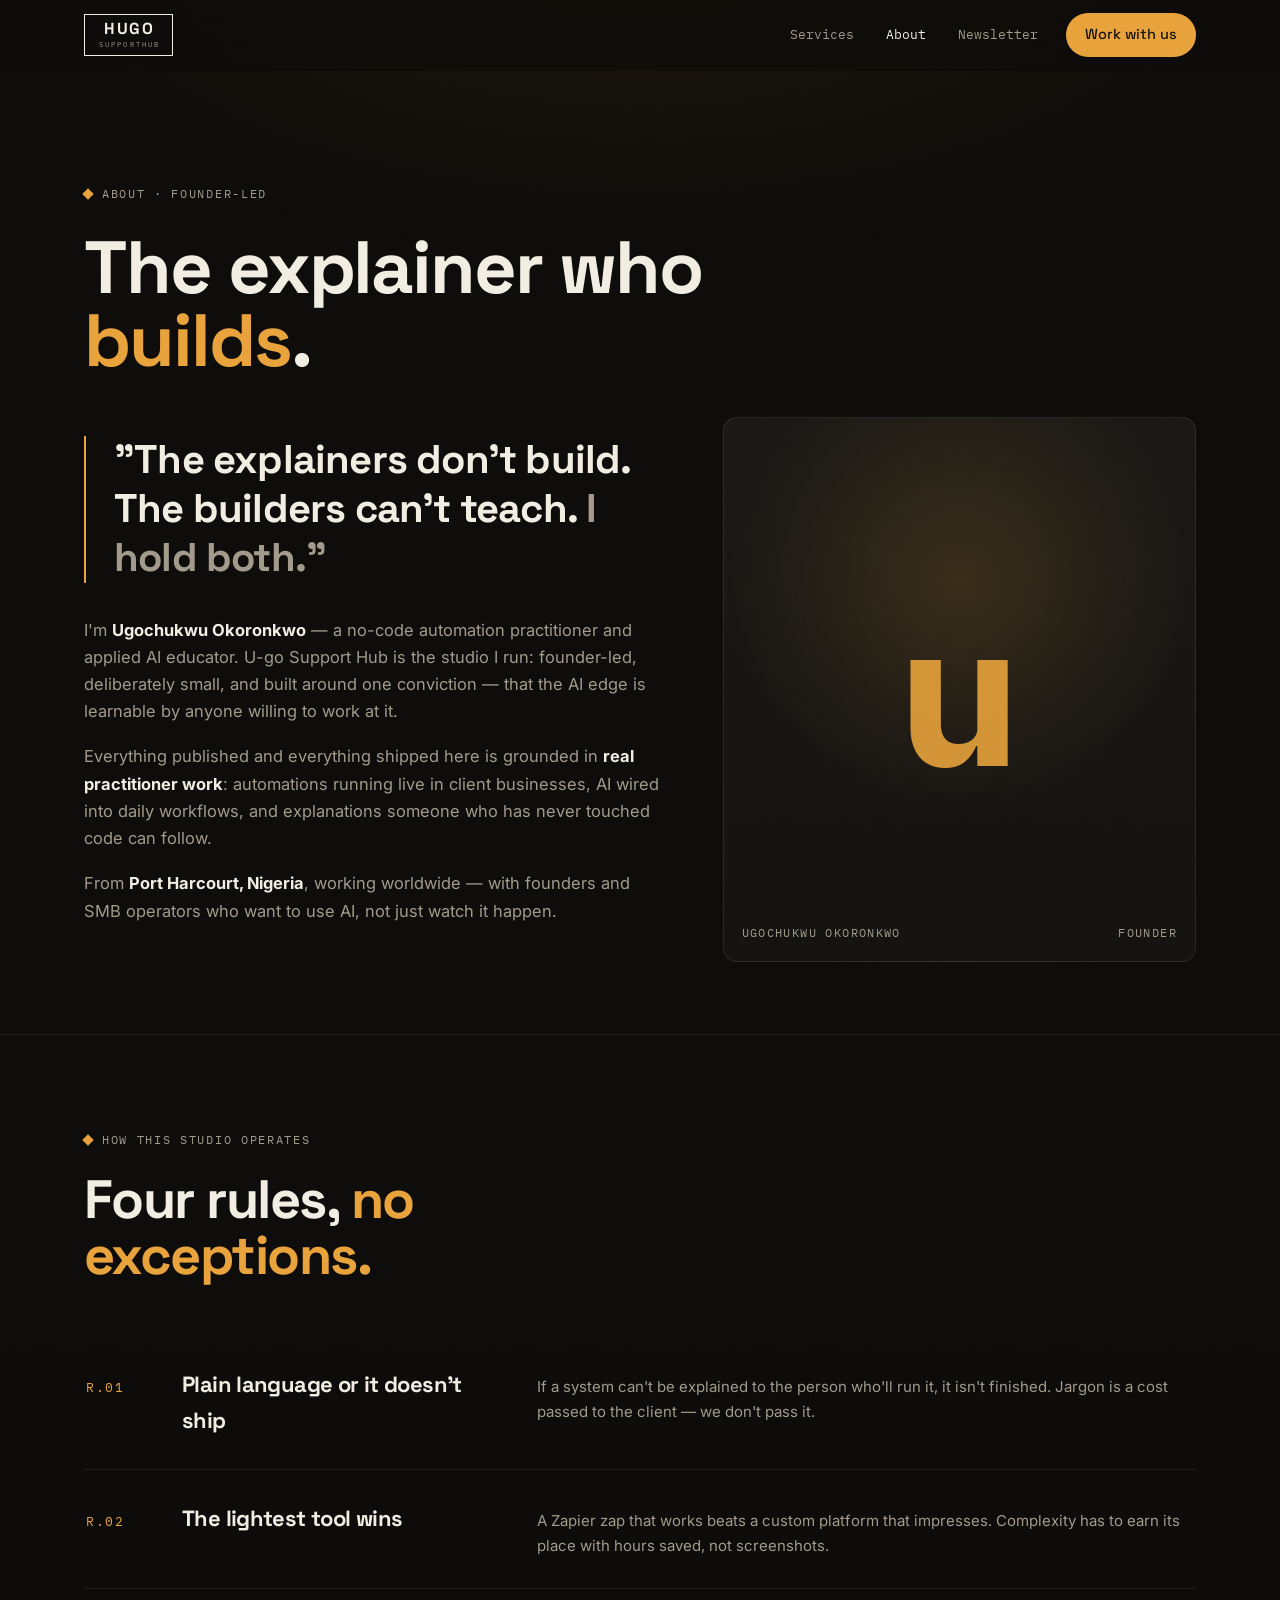
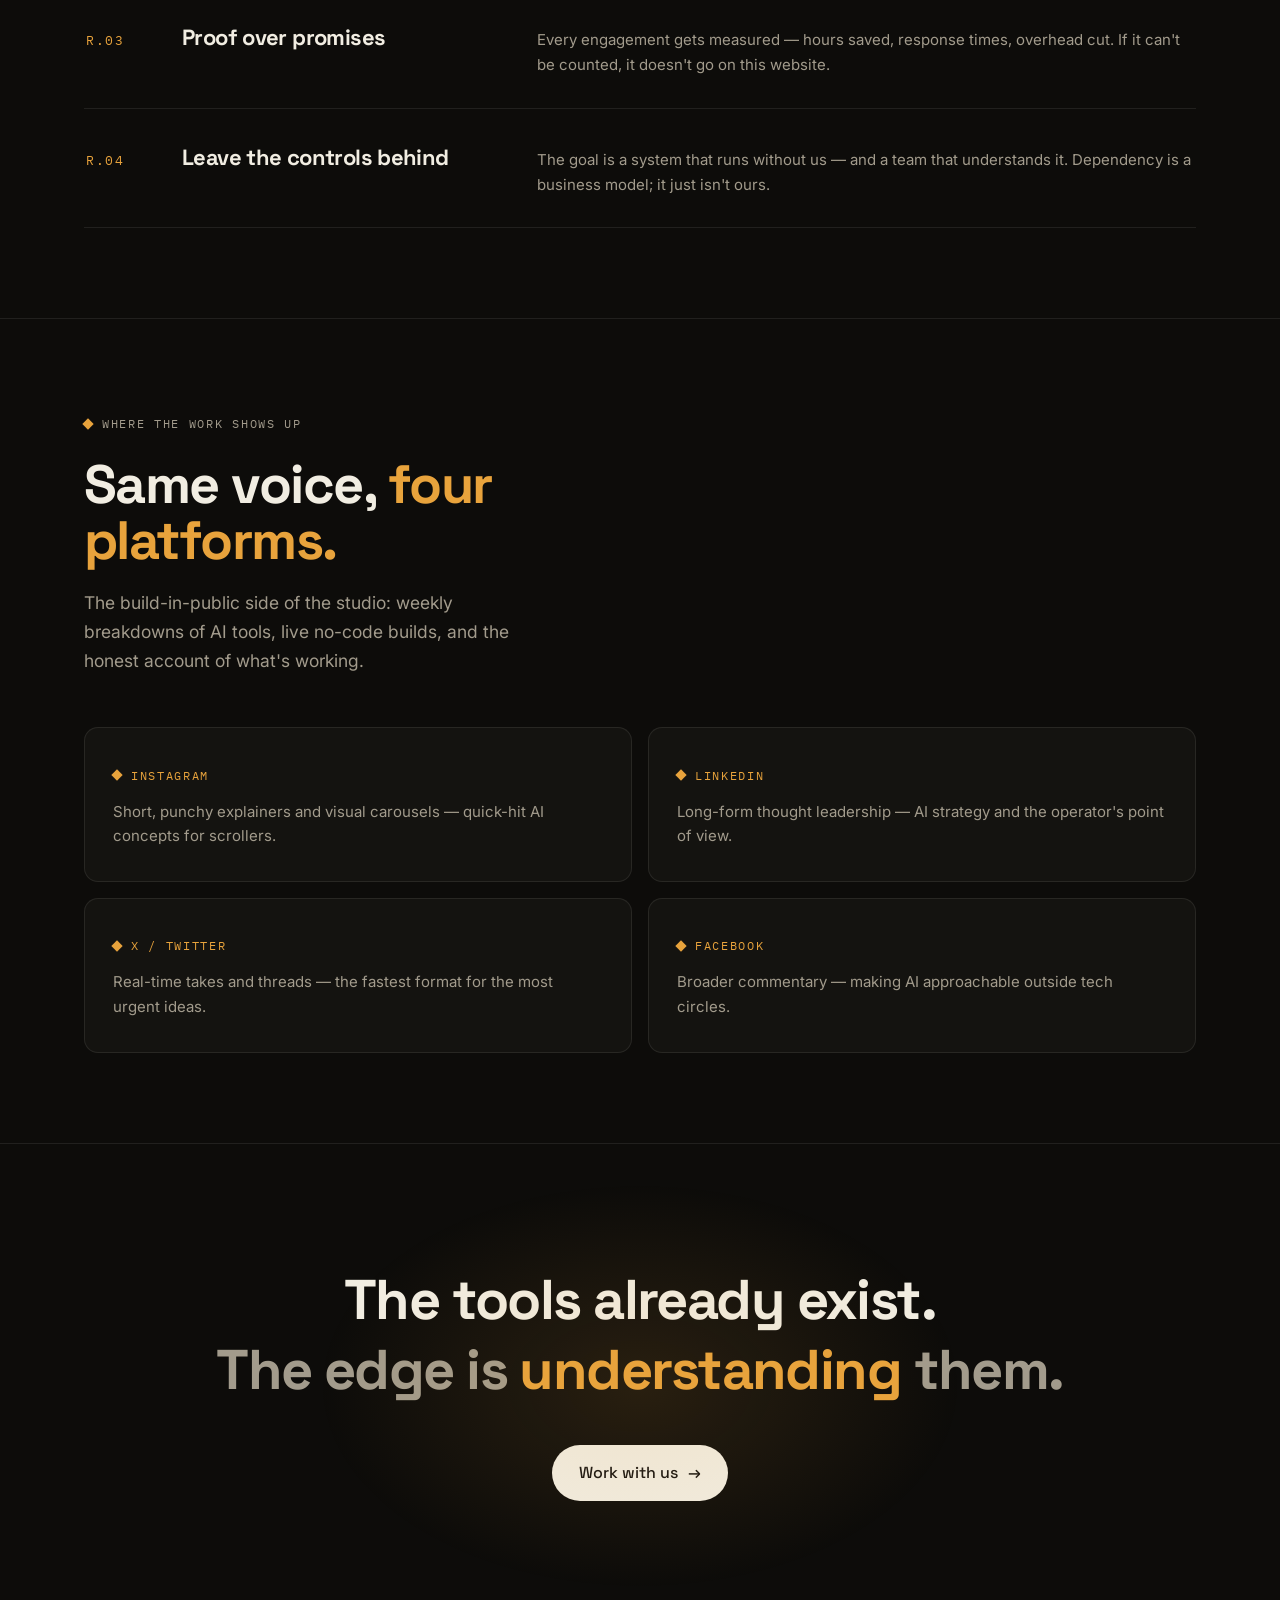
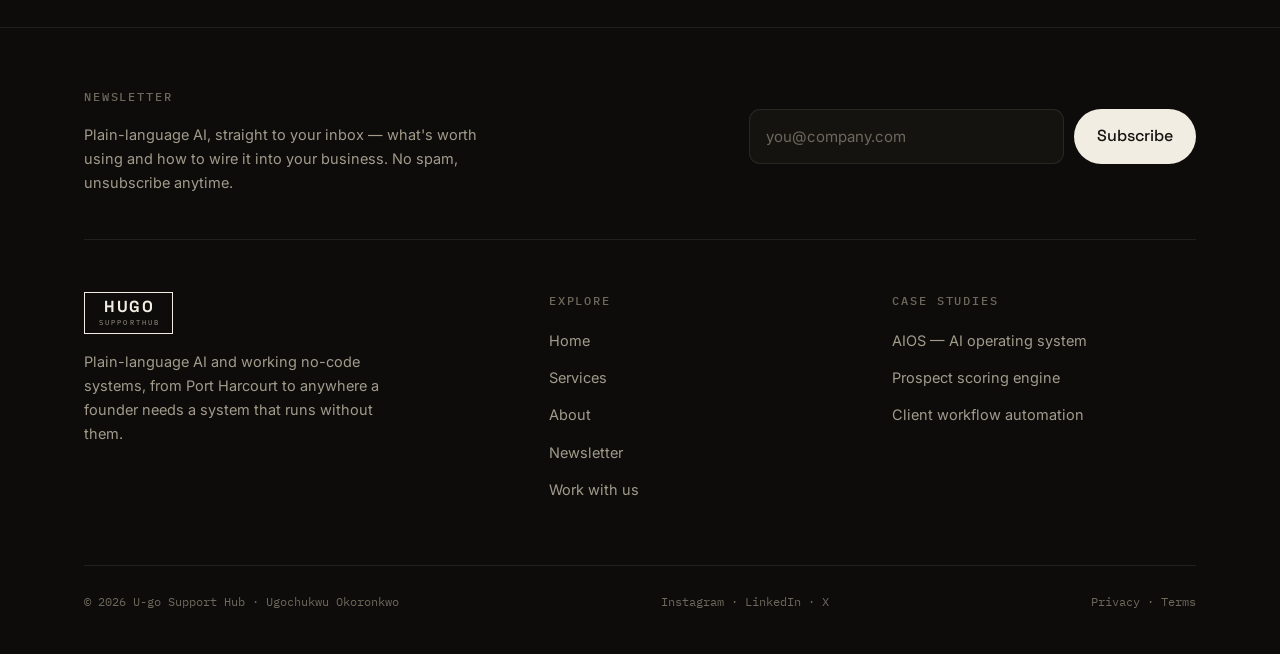
<file: about.html>
<!DOCTYPE html>
<html lang="en">
<head>
<meta charset="UTF-8">
<meta name="viewport" content="width=device-width, initial-scale=1.0">
<title>About — U-go Support Hub</title>
<meta name="description" content="U-go Support Hub is founder-led by Ugochukwu Okoronkwo — an AI explainer and no-code builder helping operators use AI, not just read about it.">
<link rel="canonical" href="https://ugo-hub.vercel.app/about">
<meta property="og:type" content="website">
<meta property="og:title" content="About — U-go Support Hub">
<meta property="og:description" content="U-go Support Hub is founder-led by Ugochukwu Okoronkwo — an AI explainer and no-code builder helping operators use AI, not just read about it.">
<meta property="og:url" content="https://ugo-hub.vercel.app/about">
<meta property="og:image" content="https://ugo-hub.vercel.app/og-image.png">
<meta property="og:image:width" content="1200">
<meta property="og:image:height" content="630">
<meta name="twitter:card" content="summary_large_image">
<meta name="twitter:title" content="About — U-go Support Hub">
<meta name="twitter:description" content="U-go Support Hub is founder-led by Ugochukwu Okoronkwo — an AI explainer and no-code builder helping operators use AI, not just read about it.">
<meta name="twitter:image" content="https://ugo-hub.vercel.app/og-image.png">
<meta name="theme-color" content="#0D0C0A">
<link rel="icon" href="data:image/svg+xml,%3Csvg xmlns='http://www.w3.org/2000/svg' viewBox='0 0 100 100'%3E%3Crect width='100' height='100' rx='22' fill='%230D0C0A'/%3E%3Ctext x='50' y='68' font-family='monospace' font-size='52' font-weight='700' text-anchor='middle' fill='%23E8A33C'%3Eu%3C/text%3E%3C/svg%3E">
<link rel="preconnect" href="https://fonts.googleapis.com">
<link rel="preconnect" href="https://fonts.gstatic.com" crossorigin>
<link href="https://fonts.googleapis.com/css2?family=Space+Grotesk:wght@500;700&family=Inter:wght@400;500;600&family=IBM+Plex+Mono:wght@400;500&display=swap" rel="stylesheet">
<link rel="stylesheet" href="/assets/site.css">
</head>
<body>

<header>
  <div class="wrap nav">
    <a class="logo" href="/" aria-label="Hugo SupportHub — home"><span class="logo-frame"><b>HUGO</b><i>SUPPORTHUB</i></span></a>
    <nav class="nav-links" aria-label="Main">
      <a href="/services">Services</a>
      <a href="/about">About</a>
      <a href="/newsletter">Newsletter</a>
      <a class="nav-cta" href="/work-with-us">Work with us</a>
    </nav>
    <button class="menu-btn" type="button" aria-label="Open menu" aria-expanded="false" aria-controls="menuOverlay">
      <i></i><i></i><i></i>
    </button>
  </div>
</header>

<div class="menu-overlay" id="menuOverlay">
  <a href="/">Home</a>
  <a href="/services">Services</a>
  <a href="/about">About</a>
  <a href="/newsletter">Newsletter</a>
  <a class="m-cta" href="/work-with-us">Work with us →</a>
  <div class="m-foot"><span>HUGO SUPPORTHUB</span><span>PORT HARCOURT → WORLDWIDE</span></div>
</div>

<main>

  <section class="page-hero">
    <div class="wrap">
      <span class="eyebrow rv">About · founder-led</span>
      <h1 class="h-display rv rv-d1">The explainer who <em>builds</em>.</h1>
      <div class="about-hero-grid">
        <div class="rv rv-d2">
          <blockquote class="pull">"The explainers don't build. The builders can't teach. <span>I hold both."</span></blockquote>
          <div class="bio" style="margin-top:34px">
            <p>I'm <strong>Ugochukwu Okoronkwo</strong> — a no-code automation practitioner and applied AI educator. U-go Support Hub is the studio I run: founder-led, deliberately small, and built around one conviction — that the AI edge is learnable by anyone willing to work at it.</p>
            <p>Everything published and everything shipped here is grounded in <strong>real practitioner work</strong>: automations running live in client businesses, AI wired into daily workflows, and explanations someone who has never touched code can follow.</p>
            <p>From <strong>Port Harcourt, Nigeria</strong>, working worldwide — with founders and SMB operators who want to use AI, not just watch it happen.</p>
          </div>
        </div>
        <div class="portrait rv rv-d3" aria-hidden="true">
          <span class="big-u">u</span>
          <span class="tag"><span>UGOCHUKWU OKORONKWO</span><span>FOUNDER</span></span>
        </div>
      </div>
    </div>
  </section>

  <section>
    <div class="wrap">
      <div class="sec-head rv">
        <span class="eyebrow">How this studio operates</span>
        <h2 class="h-sec">Four rules, <em>no exceptions.</em></h2>
      </div>
      <div class="values">
        <div class="value-row rv"><span class="vn">R.01</span><h3>Plain language or it doesn't ship</h3><p>If a system can't be explained to the person who'll run it, it isn't finished. Jargon is a cost passed to the client — we don't pass it.</p></div>
        <div class="value-row rv"><span class="vn">R.02</span><h3>The lightest tool wins</h3><p>A Zapier zap that works beats a custom platform that impresses. Complexity has to earn its place with hours saved, not screenshots.</p></div>
        <div class="value-row rv"><span class="vn">R.03</span><h3>Proof over promises</h3><p>Every engagement gets measured — hours saved, response times, overhead cut. If it can't be counted, it doesn't go on this website.</p></div>
        <div class="value-row rv"><span class="vn">R.04</span><h3>Leave the controls behind</h3><p>The goal is a system that runs without us — and a team that understands it. Dependency is a business model; it just isn't ours.</p></div>
      </div>
    </div>
  </section>

  <section>
    <div class="wrap">
      <div class="sec-head rv">
        <span class="eyebrow">Where the work shows up</span>
        <h2 class="h-sec">Same voice, <em>four platforms.</em></h2>
        <p class="lede">The build-in-public side of the studio: weekly breakdowns of AI tools, live no-code builds, and the honest account of what's working.</p>
      </div>
      <div class="grid-2">
        <a class="card rv rv-d1" href="https://www.instagram.com/hugo_light_of_the_world" target="_blank" rel="noopener"><span class="eyebrow" style="color:var(--accent)">Instagram</span><p class="lede" style="margin-top:12px;font-size:15px">Short, punchy explainers and visual carousels — quick-hit AI concepts for scrollers.</p></a>
        <a class="card rv rv-d2" href="https://www.linkedin.com/in/ugochukwuokoronkwo" target="_blank" rel="noopener"><span class="eyebrow" style="color:var(--accent)">LinkedIn</span><p class="lede" style="margin-top:12px;font-size:15px">Long-form thought leadership — AI strategy and the operator's point of view.</p></a>
        <a class="card rv rv-d3" href="https://x.com/HugobossSleek" target="_blank" rel="noopener"><span class="eyebrow" style="color:var(--accent)">X / Twitter</span><p class="lede" style="margin-top:12px;font-size:15px">Real-time takes and threads — the fastest format for the most urgent ideas.</p></a>
        <a class="card rv rv-d4" href="https://www.facebook.com/share/18KutYke1B/" target="_blank" rel="noopener"><span class="eyebrow" style="color:var(--accent)">Facebook</span><p class="lede" style="margin-top:12px;font-size:15px">Broader commentary — making AI approachable outside tech circles.</p></a>
      </div>
    </div>
  </section>

  <!-- CTA BAND -->
  <section class="cta-band">
    <div class="wrap rv">
      <h2>The tools already exist.</h2>
      <h2>The edge is <em>understanding</em> them.</h2>
      <a class="btn btn-primary" href="/work-with-us">Work with us <span class="arr">→</span></a>
    </div>
  </section>

</main>

<footer>
  <div class="wrap">
    <div class="foot-news">
      <div class="foot foot-news-copy">
        <h4>Newsletter</h4>
        <p>Plain-language AI, straight to your inbox — what's worth using and how to wire it into your business. No spam, unsubscribe anytime.</p>
      </div>
      <form class="news-form" data-news-form>
        <input type="email" name="email" placeholder="you@company.com" autocomplete="email" aria-label="Email address" required>
        <button class="btn btn-primary" type="submit">Subscribe</button>
        <p class="news-msg" data-news-msg role="status" aria-live="polite"></p>
      </form>
    </div>
    <div class="foot-grid">
      <div class="foot-brand foot">
        <a class="logo" href="/" aria-label="Hugo SupportHub — home"><span class="logo-frame"><b>HUGO</b><i>SUPPORTHUB</i></span></a>
        <p>Plain-language AI and working no-code systems, from Port Harcourt to anywhere a founder needs a system that runs without them.</p>
      </div>
      <div class="foot">
        <h4>Explore</h4>
        <ul>
          <li><a href="/">Home</a></li>
          <li><a href="/services">Services</a></li>
          <li><a href="/about">About</a></li>
          <li><a href="/newsletter">Newsletter</a></li>
          <li><a href="/work-with-us">Work with us</a></li>
        </ul>
      </div>
      <div class="foot">
        <h4>Case studies</h4>
        <ul>
          <li><a href="/case-study/aios">AIOS — AI operating system</a></li>
          <li><a href="/case-study/prospect-scoring">Prospect scoring engine</a></li>
          <li><a href="/case-study/client-workflows">Client workflow automation</a></li>
        </ul>
      </div>
    </div>
    <div class="foot-base">
      <span>© 2026 U-go Support Hub · Ugochukwu Okoronkwo</span>
      <span>
        <a href="https://www.instagram.com/hugo_light_of_the_world" target="_blank" rel="noopener">Instagram</a> ·
        <a href="https://www.linkedin.com/in/ugochukwuokoronkwo" target="_blank" rel="noopener">LinkedIn</a> ·
        <a href="https://x.com/HugobossSleek" target="_blank" rel="noopener">X</a>
      </span>
      <span><a href="/privacy">Privacy</a> · <a href="/terms">Terms</a></span>
    </div>
  </div>
</footer>

<script src="/assets/site.js"></script>
</body>
</html>
</file>
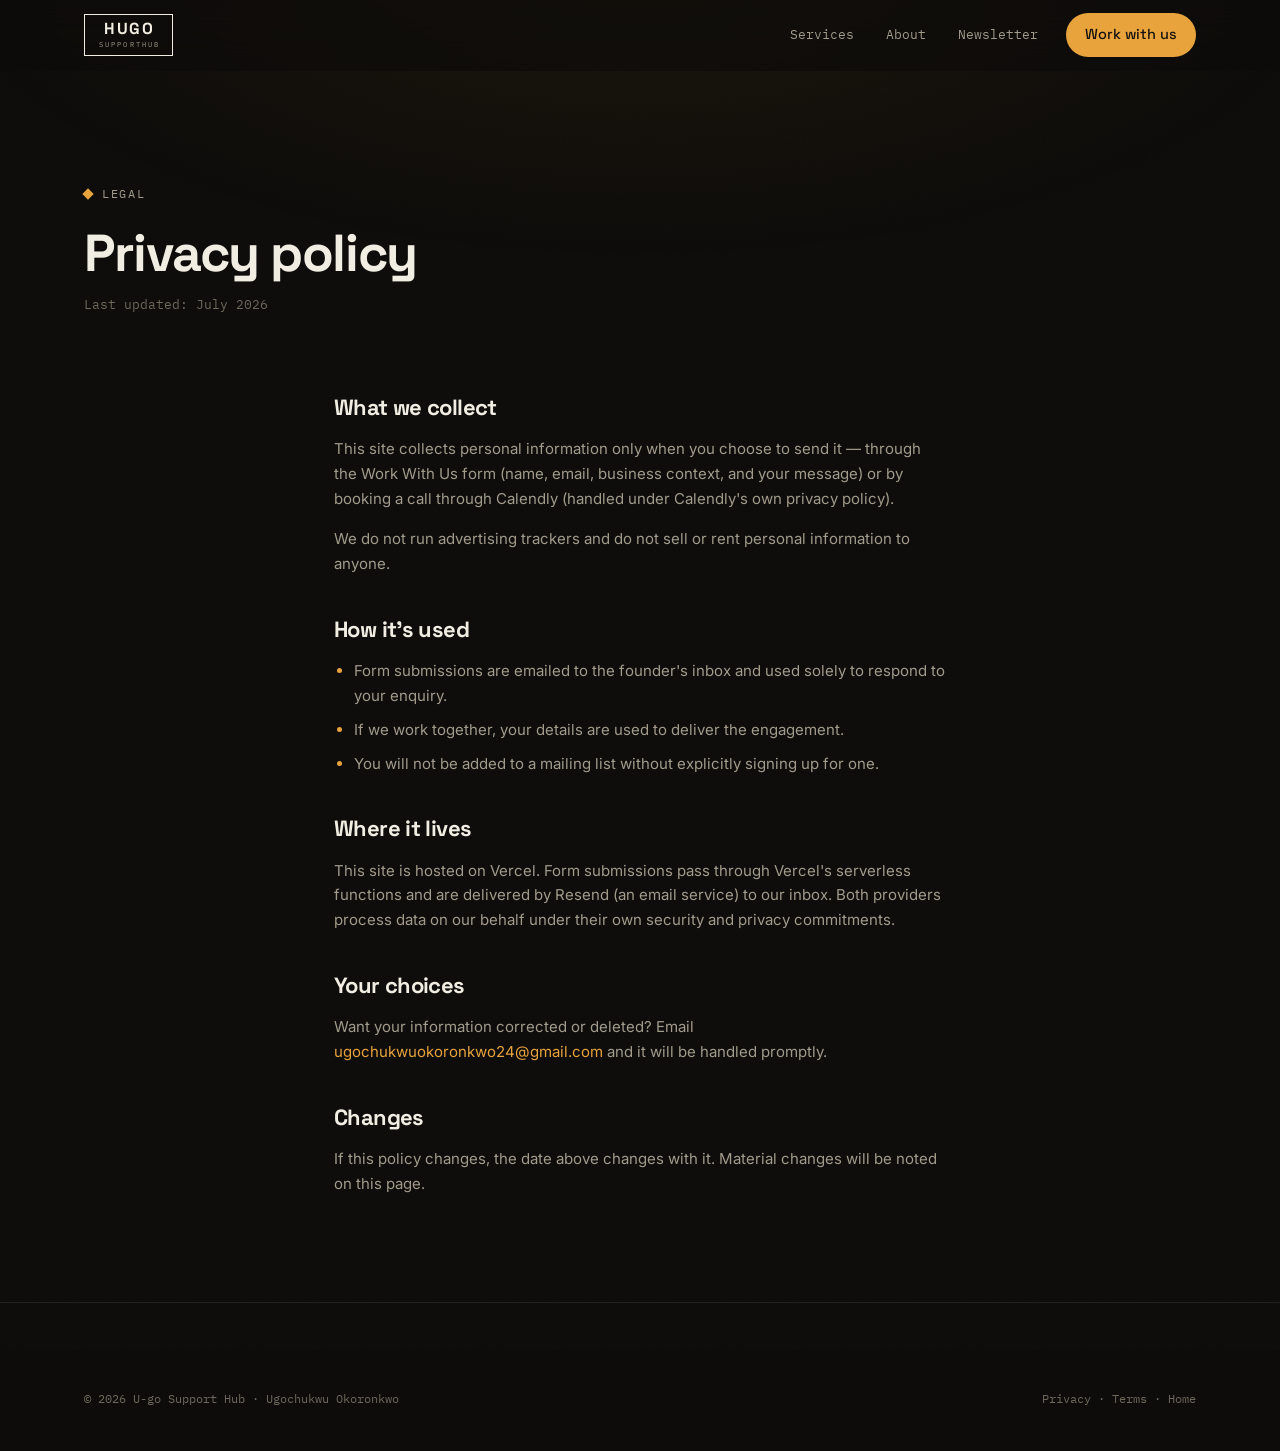
<file: privacy.html>
<!DOCTYPE html>
<html lang="en">
<head>
<meta charset="UTF-8">
<meta name="viewport" content="width=device-width, initial-scale=1.0">
<title>Privacy policy — U-go Support Hub</title>
<meta name="description" content="Privacy policy for U-go Support Hub.">
<meta property="og:type" content="website">
<meta property="og:title" content="Privacy policy — U-go Support Hub">
<meta property="og:description" content="Privacy policy for U-go Support Hub.">
<meta property="og:url" content="https://ugo-hub.vercel.app/privacy">
<meta property="og:image" content="https://ugo-hub.vercel.app/og-image.png">
<meta property="og:image:width" content="1200">
<meta property="og:image:height" content="630">
<meta name="twitter:card" content="summary_large_image">
<meta name="twitter:title" content="Privacy policy — U-go Support Hub">
<meta name="twitter:description" content="Privacy policy for U-go Support Hub.">
<meta name="twitter:image" content="https://ugo-hub.vercel.app/og-image.png">
<meta name="robots" content="noindex">
<meta name="theme-color" content="#0D0C0A">
<link rel="icon" href="data:image/svg+xml,%3Csvg xmlns='http://www.w3.org/2000/svg' viewBox='0 0 100 100'%3E%3Crect width='100' height='100' rx='22' fill='%230D0C0A'/%3E%3Ctext x='50' y='68' font-family='monospace' font-size='52' font-weight='700' text-anchor='middle' fill='%23E8A33C'%3Eu%3C/text%3E%3C/svg%3E">
<link rel="preconnect" href="https://fonts.googleapis.com">
<link rel="preconnect" href="https://fonts.gstatic.com" crossorigin>
<link href="https://fonts.googleapis.com/css2?family=Space+Grotesk:wght@500;700&family=Inter:wght@400;500;600&family=IBM+Plex+Mono:wght@400;500&display=swap" rel="stylesheet">
<link rel="stylesheet" href="/assets/site.css">
</head>
<body>

<header>
  <div class="wrap nav">
    <a class="logo" href="/" aria-label="Hugo SupportHub — home"><span class="logo-frame"><b>HUGO</b><i>SUPPORTHUB</i></span></a>
    <nav class="nav-links" aria-label="Main">
      <a href="/services">Services</a>
      <a href="/about">About</a>
      <a href="/newsletter">Newsletter</a>
      <a class="nav-cta" href="/work-with-us">Work with us</a>
    </nav>
    <button class="menu-btn" type="button" aria-label="Open menu" aria-expanded="false" aria-controls="menuOverlay">
      <i></i><i></i><i></i>
    </button>
  </div>
</header>

<div class="menu-overlay" id="menuOverlay">
  <a href="/">Home</a>
  <a href="/services">Services</a>
  <a href="/about">About</a>
  <a href="/newsletter">Newsletter</a>
  <a class="m-cta" href="/work-with-us">Work with us →</a>
  <div class="m-foot"><span>HUGO SUPPORTHUB</span><span>PORT HARCOURT → WORLDWIDE</span></div>
</div>

<main>
  <section class="page-hero" style="border-bottom:none;padding-bottom:20px">
    <div class="wrap">
      <span class="eyebrow">Legal</span>
      <h1 class="h-sec" style="font-size:clamp(32px,4.5vw,52px)">Privacy policy</h1>
      <p class="updated" style="font-family:var(--mono);font-size:12.5px;color:var(--muted-2);margin-top:14px">Last updated: July 2026</p>
    </div>
  </section>

  <section style="padding-top:20px">
    <div class="wrap prose legal">
      <h2>What we collect</h2>
      <p>This site collects personal information only when you choose to send it — through the Work With Us form (name, email, business context, and your message) or by booking a call through Calendly (handled under Calendly's own privacy policy).</p>
      <p>We do not run advertising trackers and do not sell or rent personal information to anyone.</p>

      <h2>How it's used</h2>
      <ul>
        <li>Form submissions are emailed to the founder's inbox and used solely to respond to your enquiry.</li>
        <li>If we work together, your details are used to deliver the engagement.</li>
        <li>You will not be added to a mailing list without explicitly signing up for one.</li>
      </ul>

      <h2>Where it lives</h2>
      <p>This site is hosted on Vercel. Form submissions pass through Vercel's serverless functions and are delivered by Resend (an email service) to our inbox. Both providers process data on our behalf under their own security and privacy commitments.</p>

      <h2>Your choices</h2>
      <p>Want your information corrected or deleted? Email <a href="mailto:ugochukwuokoronkwo24@gmail.com" style="color:var(--accent)">ugochukwuokoronkwo24@gmail.com</a> and it will be handled promptly.</p>

      <h2>Changes</h2>
      <p>If this policy changes, the date above changes with it. Material changes will be noted on this page.</p>
    </div>
  </section>
</main>

<footer>
  <div class="wrap">
    <div class="foot-base" style="margin-top:0;border-top:none">
      <span>© 2026 U-go Support Hub · Ugochukwu Okoronkwo</span>
      <span><a href="/privacy">Privacy</a> · <a href="/terms">Terms</a> · <a href="/">Home</a></span>
    </div>
  </div>
</footer>

<script src="/assets/site.js"></script>
</body>
</html>
</file>
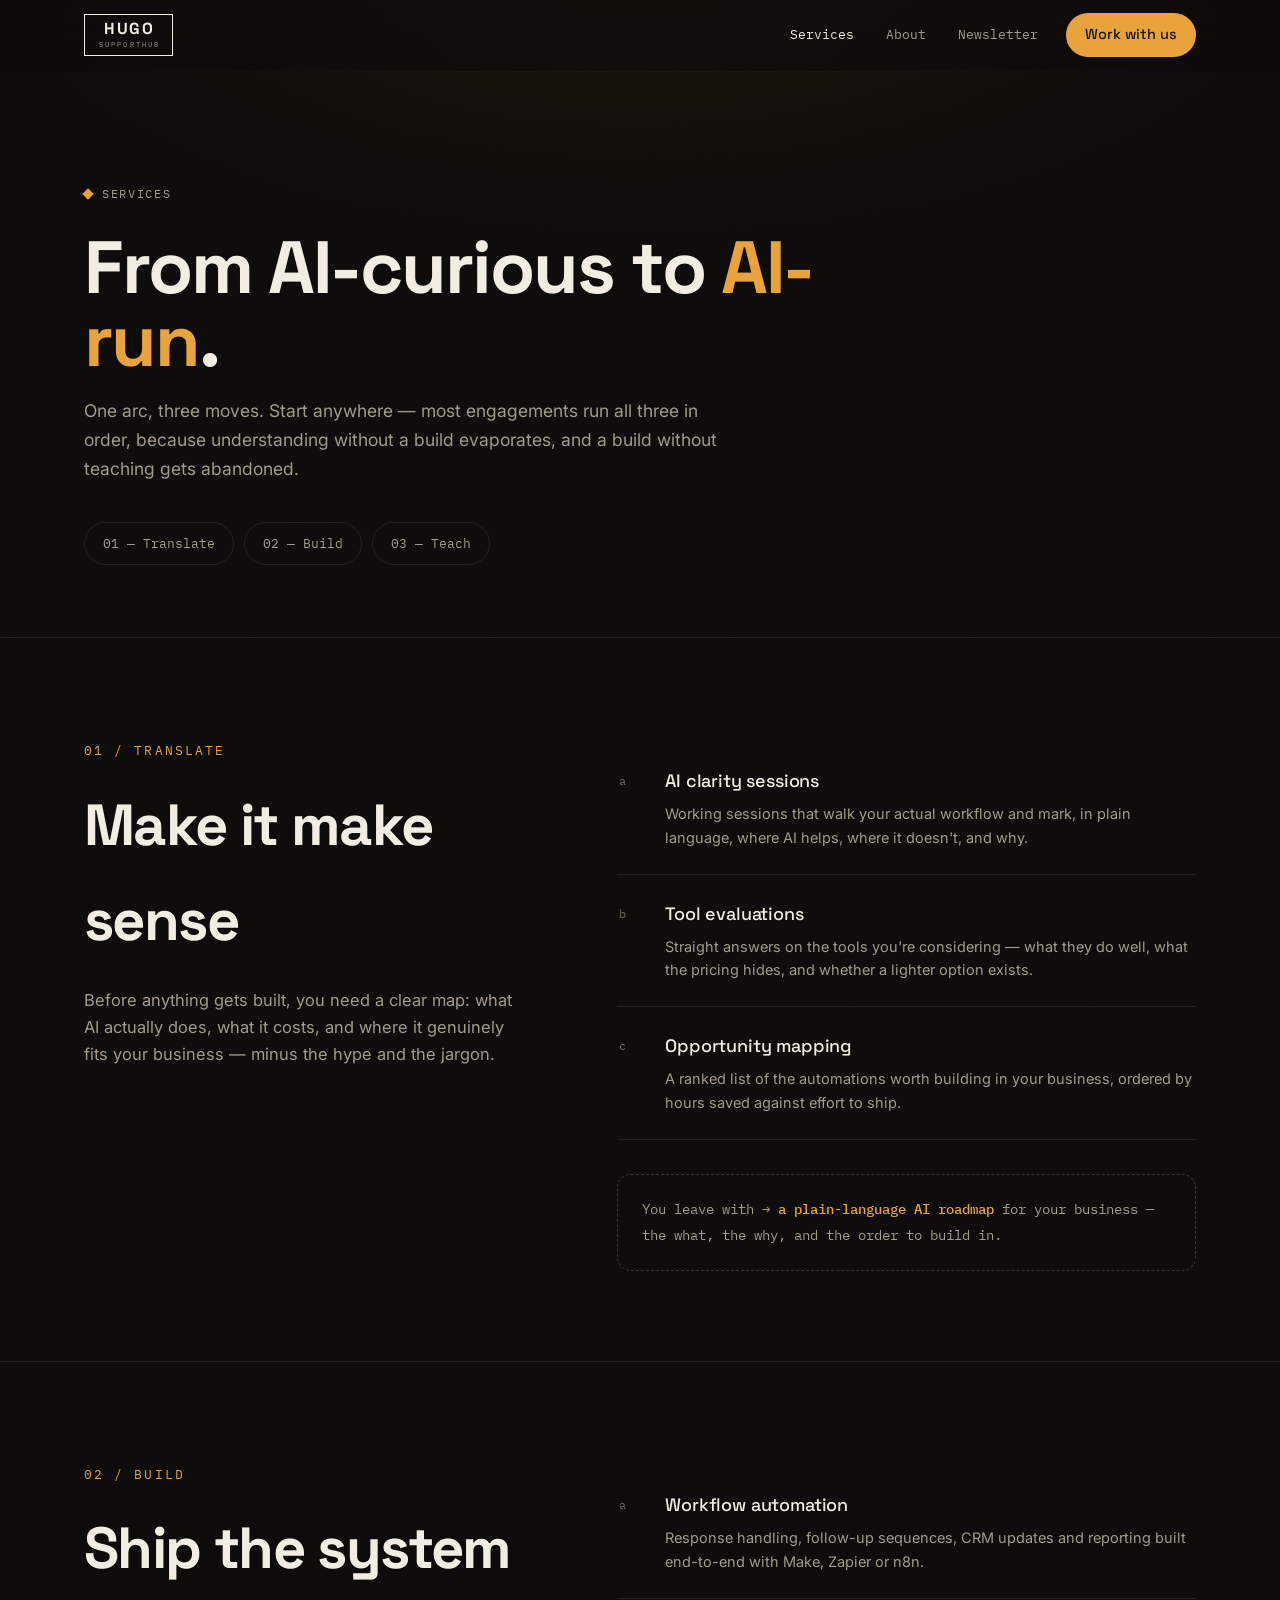
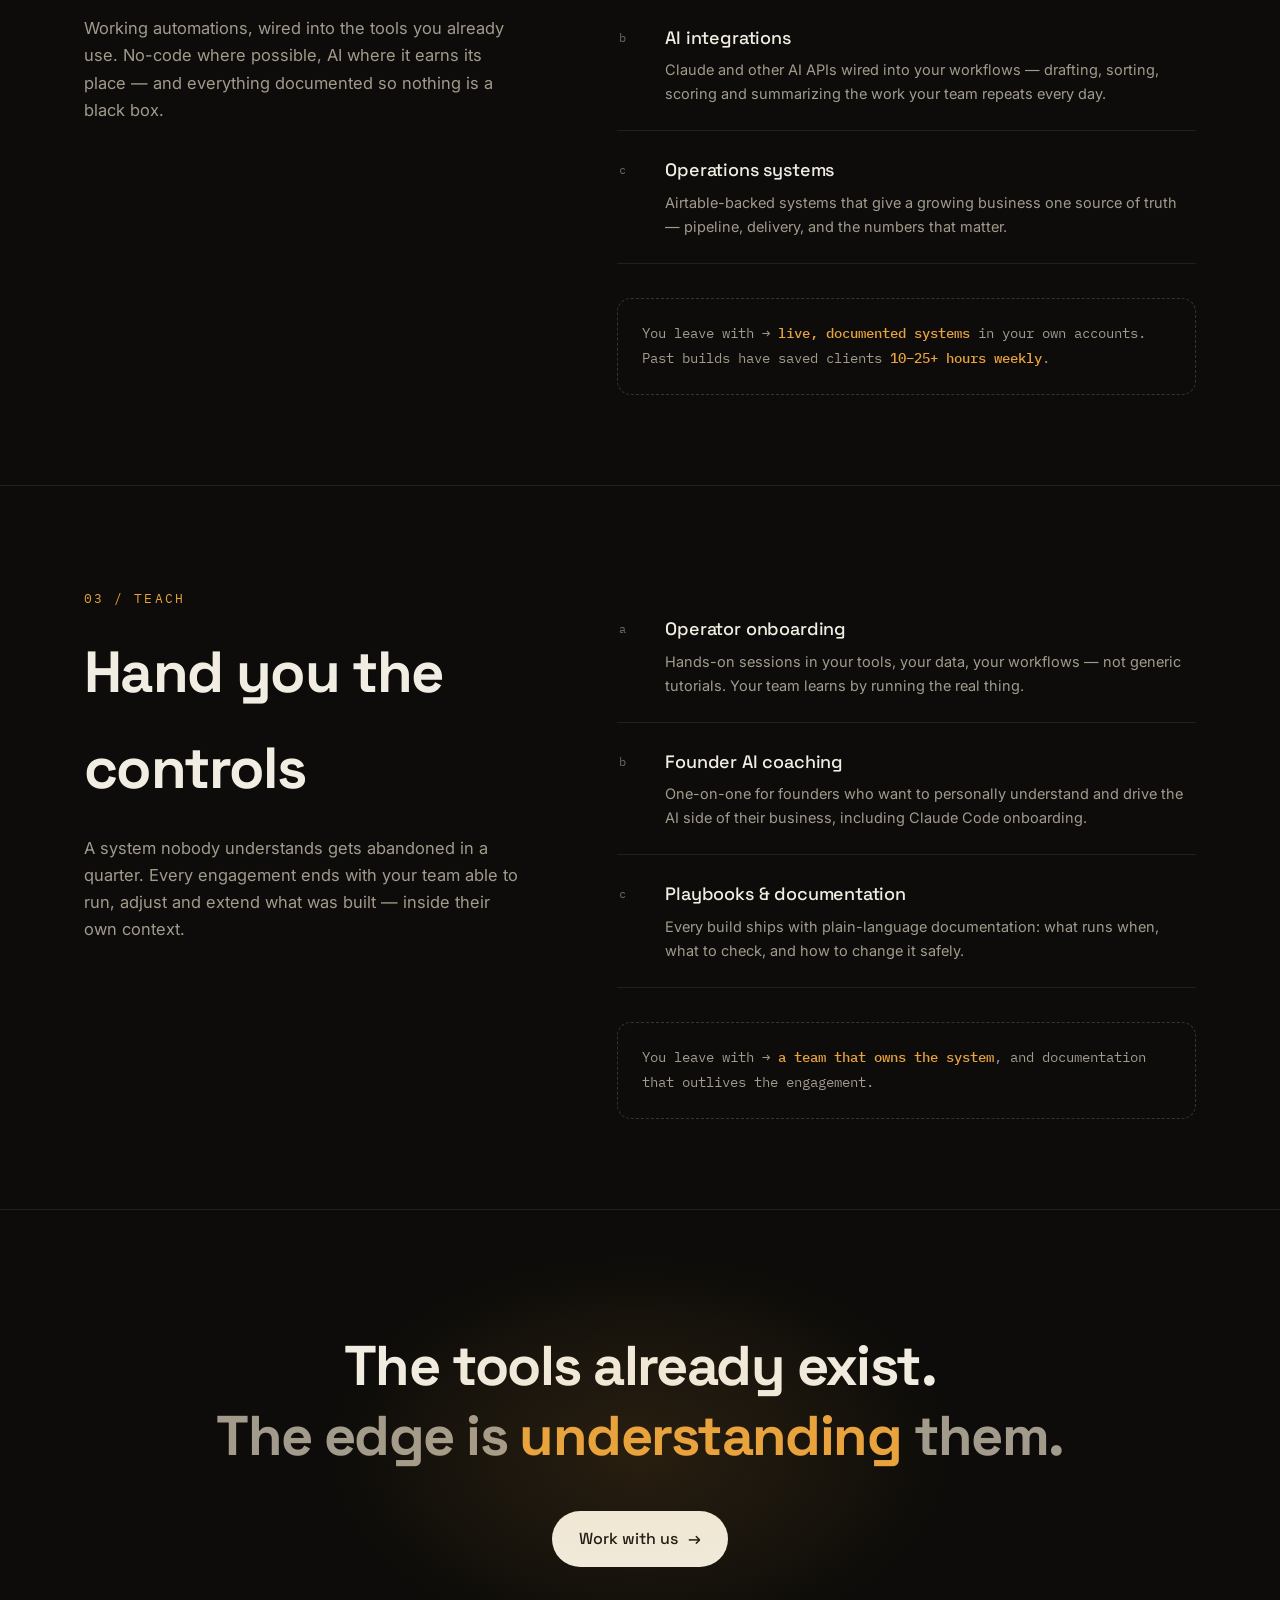
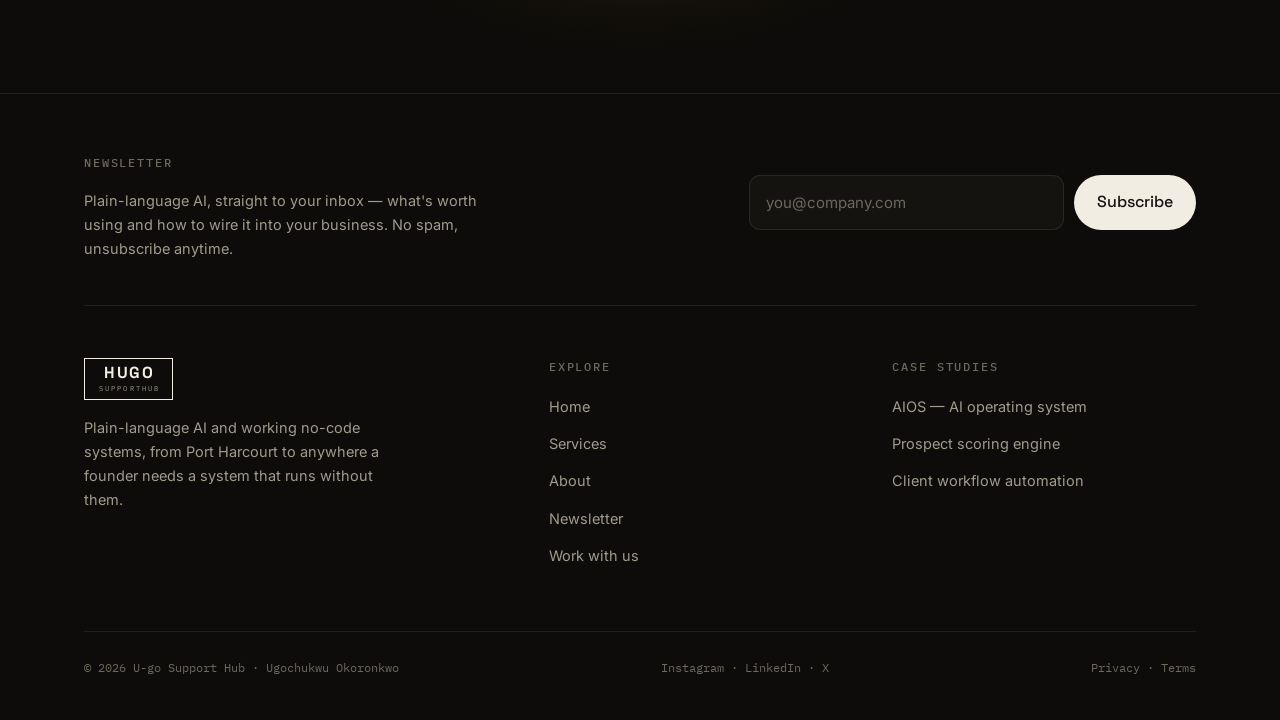
<file: services.html>
<!DOCTYPE html>
<html lang="en">
<head>
<meta charset="UTF-8">
<meta name="viewport" content="width=device-width, initial-scale=1.0">
<title>Services — U-go Support Hub</title>
<meta name="description" content="Translate, Build, Teach: plain-language AI education, no-code automation builds, and operator onboarding for founders and SMB teams.">
<link rel="canonical" href="https://ugo-hub.vercel.app/services">
<meta property="og:type" content="website">
<meta property="og:title" content="Services — U-go Support Hub">
<meta property="og:description" content="Translate, Build, Teach: plain-language AI education, no-code automation builds, and operator onboarding for founders and SMB teams.">
<meta property="og:url" content="https://ugo-hub.vercel.app/services">
<meta property="og:image" content="https://ugo-hub.vercel.app/og-image.png">
<meta property="og:image:width" content="1200">
<meta property="og:image:height" content="630">
<meta name="twitter:card" content="summary_large_image">
<meta name="twitter:title" content="Services — U-go Support Hub">
<meta name="twitter:description" content="Translate, Build, Teach: plain-language AI education, no-code automation builds, and operator onboarding for founders and SMB teams.">
<meta name="twitter:image" content="https://ugo-hub.vercel.app/og-image.png">
<meta name="theme-color" content="#0D0C0A">
<link rel="icon" href="data:image/svg+xml,%3Csvg xmlns='http://www.w3.org/2000/svg' viewBox='0 0 100 100'%3E%3Crect width='100' height='100' rx='22' fill='%230D0C0A'/%3E%3Ctext x='50' y='68' font-family='monospace' font-size='52' font-weight='700' text-anchor='middle' fill='%23E8A33C'%3Eu%3C/text%3E%3C/svg%3E">
<link rel="preconnect" href="https://fonts.googleapis.com">
<link rel="preconnect" href="https://fonts.gstatic.com" crossorigin>
<link href="https://fonts.googleapis.com/css2?family=Space+Grotesk:wght@500;700&family=Inter:wght@400;500;600&family=IBM+Plex+Mono:wght@400;500&display=swap" rel="stylesheet">
<link rel="stylesheet" href="/assets/site.css">
</head>
<body>

<header>
  <div class="wrap nav">
    <a class="logo" href="/" aria-label="Hugo SupportHub — home"><span class="logo-frame"><b>HUGO</b><i>SUPPORTHUB</i></span></a>
    <nav class="nav-links" aria-label="Main">
      <a href="/services">Services</a>
      <a href="/about">About</a>
      <a href="/newsletter">Newsletter</a>
      <a class="nav-cta" href="/work-with-us">Work with us</a>
    </nav>
    <button class="menu-btn" type="button" aria-label="Open menu" aria-expanded="false" aria-controls="menuOverlay">
      <i></i><i></i><i></i>
    </button>
  </div>
</header>

<div class="menu-overlay" id="menuOverlay">
  <a href="/">Home</a>
  <a href="/services">Services</a>
  <a href="/about">About</a>
  <a href="/newsletter">Newsletter</a>
  <a class="m-cta" href="/work-with-us">Work with us →</a>
  <div class="m-foot"><span>HUGO SUPPORTHUB</span><span>PORT HARCOURT → WORLDWIDE</span></div>
</div>

<main>

  <section class="page-hero">
    <div class="wrap">
      <span class="eyebrow rv">Services</span>
      <h1 class="h-display rv rv-d1">From AI-curious to <em>AI-run</em>.</h1>
      <p class="lede rv rv-d2">One arc, three moves. Start anywhere — most engagements run all three in order, because understanding without a build evaporates, and a build without teaching gets abandoned.</p>
      <div class="svc-jump rv rv-d3">
        <a href="#translate">01 — Translate</a>
        <a href="#build">02 — Build</a>
        <a href="#teach">03 — Teach</a>
      </div>
    </div>
  </section>

  <!-- TRANSLATE -->
  <section class="svc" id="translate">
    <div class="wrap svc-grid">
      <div class="sticky rv">
        <span class="svc-num">01 / TRANSLATE</span>
        <h2>Make it make sense</h2>
        <p class="svc-tag">Before anything gets built, you need a clear map: what AI actually does, what it costs, and where it genuinely fits your business — minus the hype and the jargon.</p>
      </div>
      <div>
        <ul class="svc-list">
          <li class="rv"><span class="n">a</span><div><h4>AI clarity sessions</h4><p>Working sessions that walk your actual workflow and mark, in plain language, where AI helps, where it doesn't, and why.</p></div></li>
          <li class="rv"><span class="n">b</span><div><h4>Tool evaluations</h4><p>Straight answers on the tools you're considering — what they do well, what the pricing hides, and whether a lighter option exists.</p></div></li>
          <li class="rv"><span class="n">c</span><div><h4>Opportunity mapping</h4><p>A ranked list of the automations worth building in your business, ordered by hours saved against effort to ship.</p></div></li>
        </ul>
        <div class="svc-out rv">You leave with → <b>a plain-language AI roadmap</b> for your business — the what, the why, and the order to build in.</div>
      </div>
    </div>
  </section>

  <!-- BUILD -->
  <section class="svc" id="build">
    <div class="wrap svc-grid">
      <div class="sticky rv">
        <span class="svc-num">02 / BUILD</span>
        <h2>Ship the system</h2>
        <p class="svc-tag">Working automations, wired into the tools you already use. No-code where possible, AI where it earns its place — and everything documented so nothing is a black box.</p>
      </div>
      <div>
        <ul class="svc-list">
          <li class="rv"><span class="n">a</span><div><h4>Workflow automation</h4><p>Response handling, follow-up sequences, CRM updates and reporting built end-to-end with Make, Zapier or n8n.</p></div></li>
          <li class="rv"><span class="n">b</span><div><h4>AI integrations</h4><p>Claude and other AI APIs wired into your workflows — drafting, sorting, scoring and summarizing the work your team repeats every day.</p></div></li>
          <li class="rv"><span class="n">c</span><div><h4>Operations systems</h4><p>Airtable-backed systems that give a growing business one source of truth — pipeline, delivery, and the numbers that matter.</p></div></li>
        </ul>
        <div class="svc-out rv">You leave with → <b>live, documented systems</b> in your own accounts. Past builds have saved clients <b>10–25+ hours weekly</b>.</div>
      </div>
    </div>
  </section>

  <!-- TEACH -->
  <section class="svc" id="teach">
    <div class="wrap svc-grid">
      <div class="sticky rv">
        <span class="svc-num">03 / TEACH</span>
        <h2>Hand you the controls</h2>
        <p class="svc-tag">A system nobody understands gets abandoned in a quarter. Every engagement ends with your team able to run, adjust and extend what was built — inside their own context.</p>
      </div>
      <div>
        <ul class="svc-list">
          <li class="rv"><span class="n">a</span><div><h4>Operator onboarding</h4><p>Hands-on sessions in your tools, your data, your workflows — not generic tutorials. Your team learns by running the real thing.</p></div></li>
          <li class="rv"><span class="n">b</span><div><h4>Founder AI coaching</h4><p>One-on-one for founders who want to personally understand and drive the AI side of their business, including Claude Code onboarding.</p></div></li>
          <li class="rv"><span class="n">c</span><div><h4>Playbooks &amp; documentation</h4><p>Every build ships with plain-language documentation: what runs when, what to check, and how to change it safely.</p></div></li>
        </ul>
        <div class="svc-out rv">You leave with → <b>a team that owns the system</b>, and documentation that outlives the engagement.</div>
      </div>
    </div>
  </section>

  <!-- CTA BAND -->
  <section class="cta-band">
    <div class="wrap rv">
      <h2>The tools already exist.</h2>
      <h2>The edge is <em>understanding</em> them.</h2>
      <a class="btn btn-primary" href="/work-with-us">Work with us <span class="arr">→</span></a>
    </div>
  </section>

</main>

<footer>
  <div class="wrap">
    <div class="foot-news">
      <div class="foot foot-news-copy">
        <h4>Newsletter</h4>
        <p>Plain-language AI, straight to your inbox — what's worth using and how to wire it into your business. No spam, unsubscribe anytime.</p>
      </div>
      <form class="news-form" data-news-form>
        <input type="email" name="email" placeholder="you@company.com" autocomplete="email" aria-label="Email address" required>
        <button class="btn btn-primary" type="submit">Subscribe</button>
        <p class="news-msg" data-news-msg role="status" aria-live="polite"></p>
      </form>
    </div>
    <div class="foot-grid">
      <div class="foot-brand foot">
        <a class="logo" href="/" aria-label="Hugo SupportHub — home"><span class="logo-frame"><b>HUGO</b><i>SUPPORTHUB</i></span></a>
        <p>Plain-language AI and working no-code systems, from Port Harcourt to anywhere a founder needs a system that runs without them.</p>
      </div>
      <div class="foot">
        <h4>Explore</h4>
        <ul>
          <li><a href="/">Home</a></li>
          <li><a href="/services">Services</a></li>
          <li><a href="/about">About</a></li>
          <li><a href="/newsletter">Newsletter</a></li>
          <li><a href="/work-with-us">Work with us</a></li>
        </ul>
      </div>
      <div class="foot">
        <h4>Case studies</h4>
        <ul>
          <li><a href="/case-study/aios">AIOS — AI operating system</a></li>
          <li><a href="/case-study/prospect-scoring">Prospect scoring engine</a></li>
          <li><a href="/case-study/client-workflows">Client workflow automation</a></li>
        </ul>
      </div>
    </div>
    <div class="foot-base">
      <span>© 2026 U-go Support Hub · Ugochukwu Okoronkwo</span>
      <span>
        <a href="https://www.instagram.com/hugo_light_of_the_world" target="_blank" rel="noopener">Instagram</a> ·
        <a href="https://www.linkedin.com/in/ugochukwuokoronkwo" target="_blank" rel="noopener">LinkedIn</a> ·
        <a href="https://x.com/HugobossSleek" target="_blank" rel="noopener">X</a>
      </span>
      <span><a href="/privacy">Privacy</a> · <a href="/terms">Terms</a></span>
    </div>
  </div>
</footer>

<script src="/assets/site.js"></script>
</body>
</html>
</file>
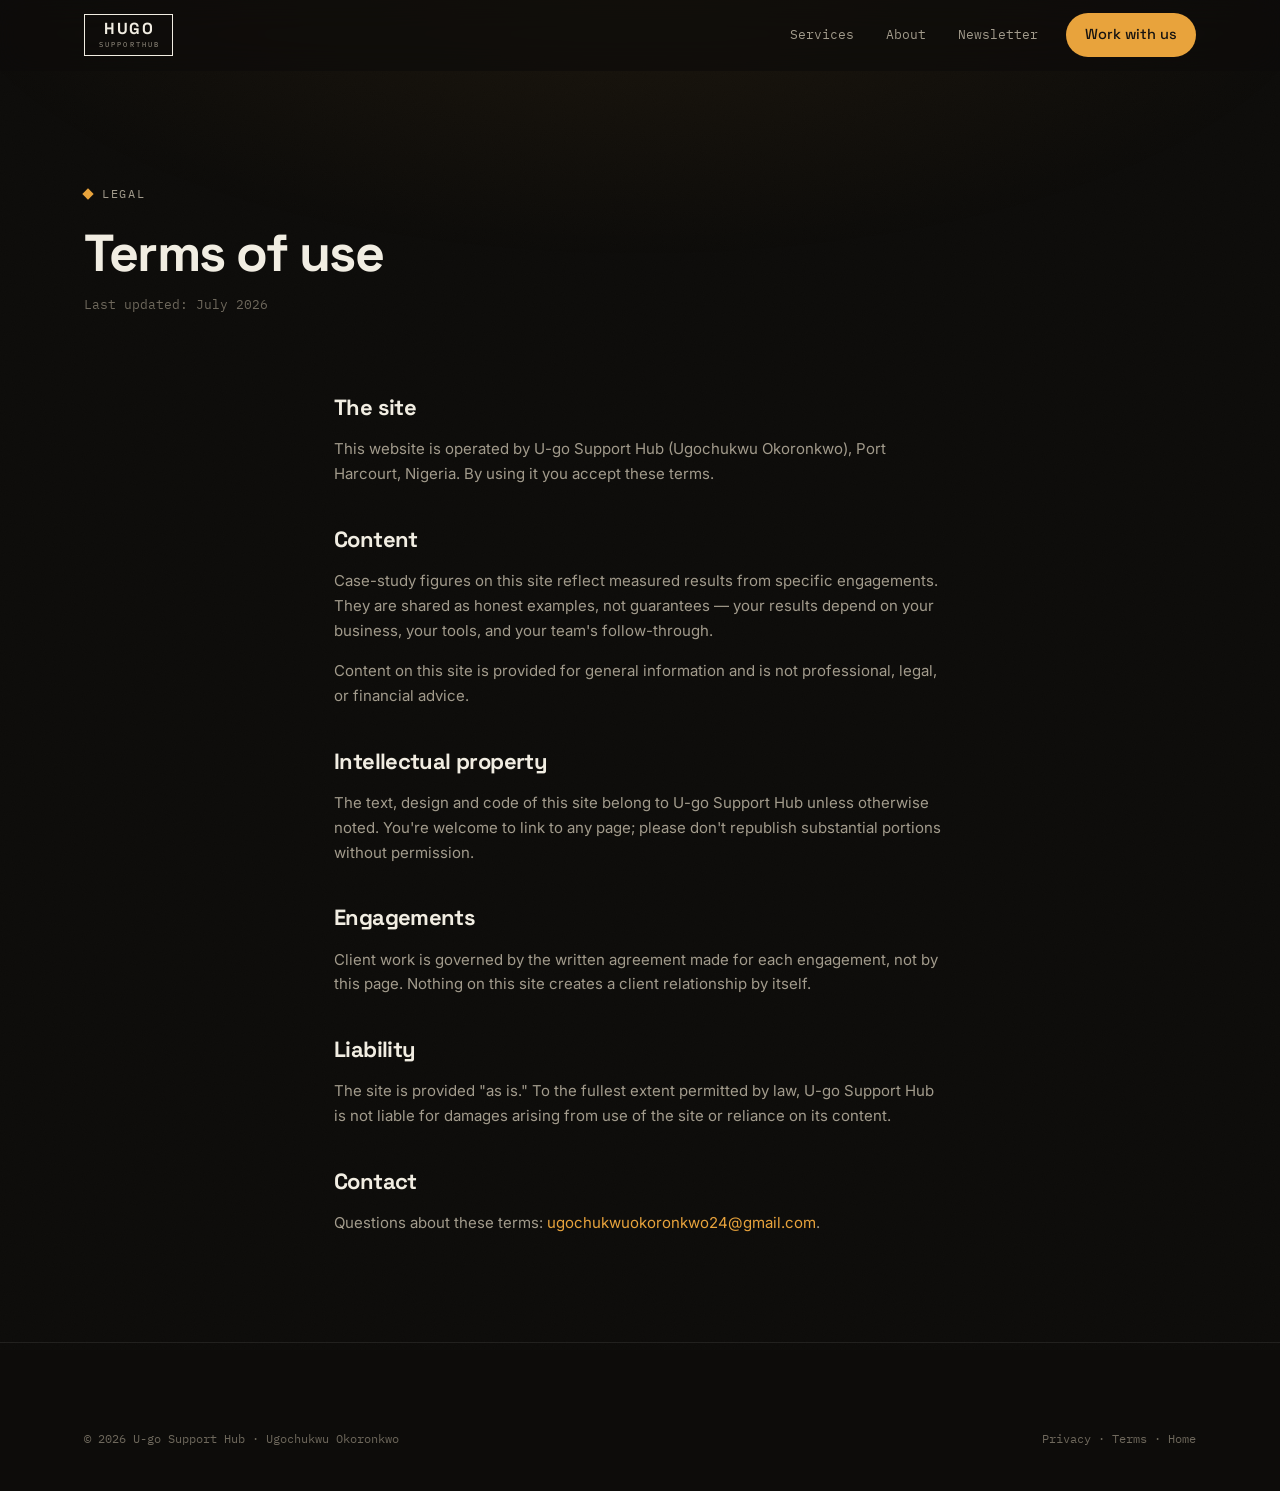
<file: terms.html>
<!DOCTYPE html>
<html lang="en">
<head>
<meta charset="UTF-8">
<meta name="viewport" content="width=device-width, initial-scale=1.0">
<title>Terms of use — U-go Support Hub</title>
<meta name="description" content="Terms of use for U-go Support Hub.">
<meta property="og:type" content="website">
<meta property="og:title" content="Terms of use — U-go Support Hub">
<meta property="og:description" content="Terms of use for U-go Support Hub.">
<meta property="og:url" content="https://ugo-hub.vercel.app/terms">
<meta property="og:image" content="https://ugo-hub.vercel.app/og-image.png">
<meta property="og:image:width" content="1200">
<meta property="og:image:height" content="630">
<meta name="twitter:card" content="summary_large_image">
<meta name="twitter:title" content="Terms of use — U-go Support Hub">
<meta name="twitter:description" content="Terms of use for U-go Support Hub.">
<meta name="twitter:image" content="https://ugo-hub.vercel.app/og-image.png">
<meta name="robots" content="noindex">
<meta name="theme-color" content="#0D0C0A">
<link rel="icon" href="data:image/svg+xml,%3Csvg xmlns='http://www.w3.org/2000/svg' viewBox='0 0 100 100'%3E%3Crect width='100' height='100' rx='22' fill='%230D0C0A'/%3E%3Ctext x='50' y='68' font-family='monospace' font-size='52' font-weight='700' text-anchor='middle' fill='%23E8A33C'%3Eu%3C/text%3E%3C/svg%3E">
<link rel="preconnect" href="https://fonts.googleapis.com">
<link rel="preconnect" href="https://fonts.gstatic.com" crossorigin>
<link href="https://fonts.googleapis.com/css2?family=Space+Grotesk:wght@500;700&family=Inter:wght@400;500;600&family=IBM+Plex+Mono:wght@400;500&display=swap" rel="stylesheet">
<link rel="stylesheet" href="/assets/site.css">
</head>
<body>

<header>
  <div class="wrap nav">
    <a class="logo" href="/" aria-label="Hugo SupportHub — home"><span class="logo-frame"><b>HUGO</b><i>SUPPORTHUB</i></span></a>
    <nav class="nav-links" aria-label="Main">
      <a href="/services">Services</a>
      <a href="/about">About</a>
      <a href="/newsletter">Newsletter</a>
      <a class="nav-cta" href="/work-with-us">Work with us</a>
    </nav>
    <button class="menu-btn" type="button" aria-label="Open menu" aria-expanded="false" aria-controls="menuOverlay">
      <i></i><i></i><i></i>
    </button>
  </div>
</header>

<div class="menu-overlay" id="menuOverlay">
  <a href="/">Home</a>
  <a href="/services">Services</a>
  <a href="/about">About</a>
  <a href="/newsletter">Newsletter</a>
  <a class="m-cta" href="/work-with-us">Work with us →</a>
  <div class="m-foot"><span>HUGO SUPPORTHUB</span><span>PORT HARCOURT → WORLDWIDE</span></div>
</div>

<main>
  <section class="page-hero" style="border-bottom:none;padding-bottom:20px">
    <div class="wrap">
      <span class="eyebrow">Legal</span>
      <h1 class="h-sec" style="font-size:clamp(32px,4.5vw,52px)">Terms of use</h1>
      <p class="updated" style="font-family:var(--mono);font-size:12.5px;color:var(--muted-2);margin-top:14px">Last updated: July 2026</p>
    </div>
  </section>

  <section style="padding-top:20px">
    <div class="wrap prose legal">
      <h2>The site</h2>
      <p>This website is operated by U-go Support Hub (Ugochukwu Okoronkwo), Port Harcourt, Nigeria. By using it you accept these terms.</p>

      <h2>Content</h2>
      <p>Case-study figures on this site reflect measured results from specific engagements. They are shared as honest examples, not guarantees — your results depend on your business, your tools, and your team's follow-through.</p>
      <p>Content on this site is provided for general information and is not professional, legal, or financial advice.</p>

      <h2>Intellectual property</h2>
      <p>The text, design and code of this site belong to U-go Support Hub unless otherwise noted. You're welcome to link to any page; please don't republish substantial portions without permission.</p>

      <h2>Engagements</h2>
      <p>Client work is governed by the written agreement made for each engagement, not by this page. Nothing on this site creates a client relationship by itself.</p>

      <h2>Liability</h2>
      <p>The site is provided "as is." To the fullest extent permitted by law, U-go Support Hub is not liable for damages arising from use of the site or reliance on its content.</p>

      <h2>Contact</h2>
      <p>Questions about these terms: <a href="mailto:ugochukwuokoronkwo24@gmail.com" style="color:var(--accent)">ugochukwuokoronkwo24@gmail.com</a>.</p>
    </div>
  </section>
</main>

<footer>
  <div class="wrap">
    <div class="foot-base" style="margin-top:0;border-top:none">
      <span>© 2026 U-go Support Hub · Ugochukwu Okoronkwo</span>
      <span><a href="/privacy">Privacy</a> · <a href="/terms">Terms</a> · <a href="/">Home</a></span>
    </div>
  </div>
</footer>

<script src="/assets/site.js"></script>
</body>
</html>
</file>
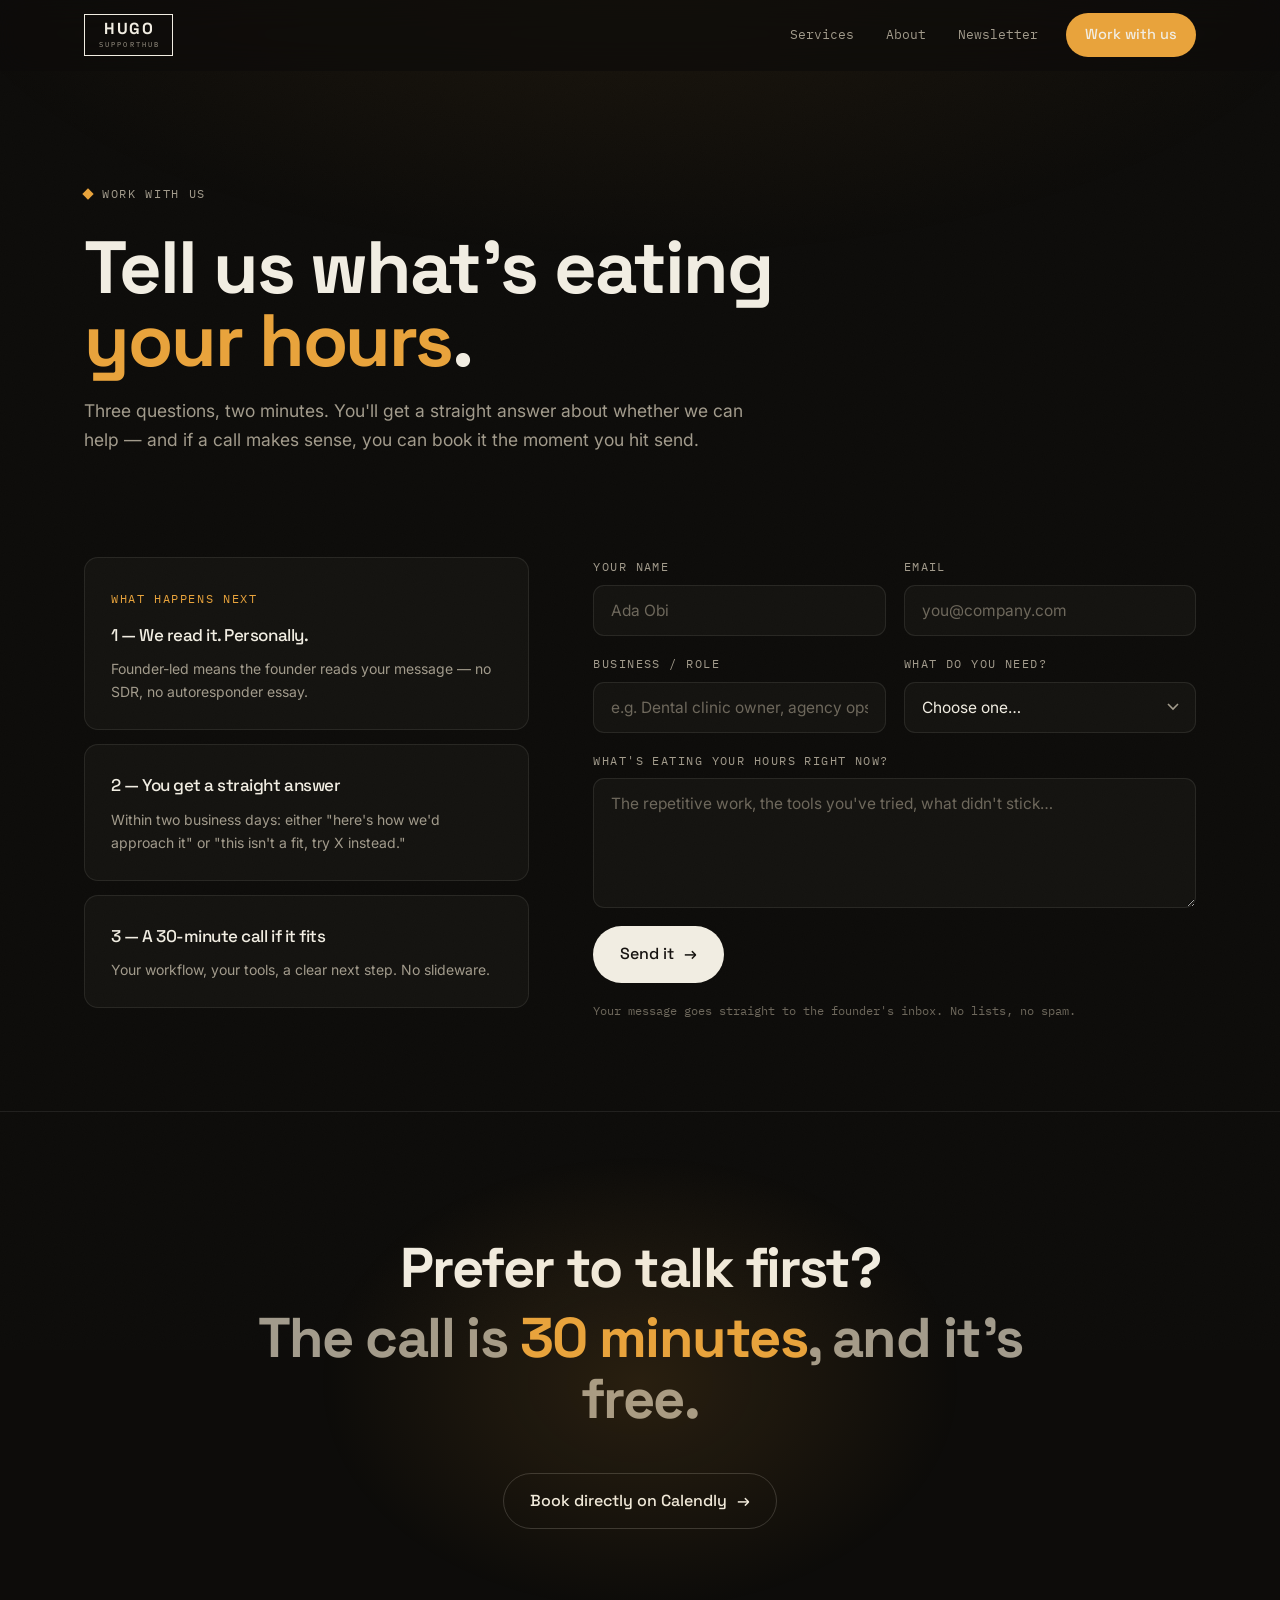
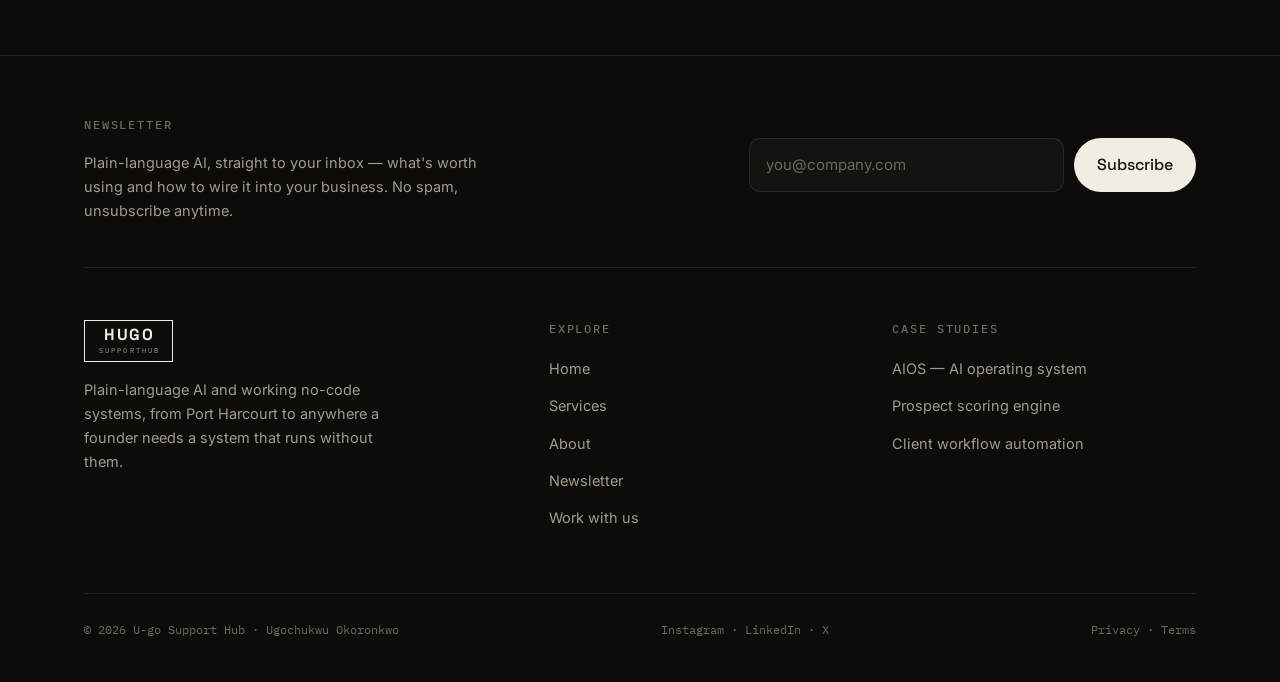
<file: work-with-us.html>
<!DOCTYPE html>
<html lang="en">
<head>
<meta charset="UTF-8">
<meta name="viewport" content="width=device-width, initial-scale=1.0">
<title>Work with us — U-go Support Hub</title>
<meta name="description" content="Tell us what you're dealing with. U-go Support Hub builds plain-language AI understanding and working no-code systems for founders and SMB teams.">
<link rel="canonical" href="https://ugo-hub.vercel.app/work-with-us">
<meta property="og:type" content="website">
<meta property="og:title" content="Work with us — U-go Support Hub">
<meta property="og:description" content="Tell us what you're dealing with. U-go Support Hub builds plain-language AI understanding and working no-code systems for founders and SMB teams.">
<meta property="og:url" content="https://ugo-hub.vercel.app/work-with-us">
<meta property="og:image" content="https://ugo-hub.vercel.app/og-image.png">
<meta property="og:image:width" content="1200">
<meta property="og:image:height" content="630">
<meta name="twitter:card" content="summary_large_image">
<meta name="twitter:title" content="Work with us — U-go Support Hub">
<meta name="twitter:description" content="Tell us what you're dealing with. U-go Support Hub builds plain-language AI understanding and working no-code systems for founders and SMB teams.">
<meta name="twitter:image" content="https://ugo-hub.vercel.app/og-image.png">
<meta name="theme-color" content="#0D0C0A">
<link rel="icon" href="data:image/svg+xml,%3Csvg xmlns='http://www.w3.org/2000/svg' viewBox='0 0 100 100'%3E%3Crect width='100' height='100' rx='22' fill='%230D0C0A'/%3E%3Ctext x='50' y='68' font-family='monospace' font-size='52' font-weight='700' text-anchor='middle' fill='%23E8A33C'%3Eu%3C/text%3E%3C/svg%3E">
<link rel="preconnect" href="https://fonts.googleapis.com">
<link rel="preconnect" href="https://fonts.gstatic.com" crossorigin>
<link href="https://fonts.googleapis.com/css2?family=Space+Grotesk:wght@500;700&family=Inter:wght@400;500;600&family=IBM+Plex+Mono:wght@400;500&display=swap" rel="stylesheet">
<link rel="stylesheet" href="/assets/site.css">
</head>
<body>

<header>
  <div class="wrap nav">
    <a class="logo" href="/" aria-label="Hugo SupportHub — home"><span class="logo-frame"><b>HUGO</b><i>SUPPORTHUB</i></span></a>
    <nav class="nav-links" aria-label="Main">
      <a href="/services">Services</a>
      <a href="/about">About</a>
      <a href="/newsletter">Newsletter</a>
      <a class="nav-cta" href="/work-with-us">Work with us</a>
    </nav>
    <button class="menu-btn" type="button" aria-label="Open menu" aria-expanded="false" aria-controls="menuOverlay">
      <i></i><i></i><i></i>
    </button>
  </div>
</header>

<div class="menu-overlay" id="menuOverlay">
  <a href="/">Home</a>
  <a href="/services">Services</a>
  <a href="/about">About</a>
  <a href="/newsletter">Newsletter</a>
  <a class="m-cta" href="/work-with-us">Work with us →</a>
  <div class="m-foot"><span>HUGO SUPPORTHUB</span><span>PORT HARCOURT → WORLDWIDE</span></div>
</div>

<main>

  <section class="page-hero" style="border-bottom:none;padding-bottom:0">
    <div class="wrap">
      <span class="eyebrow rv">Work with us</span>
      <h1 class="h-display rv rv-d1">Tell us what's eating <em>your hours</em>.</h1>
      <p class="lede rv rv-d2">Three questions, two minutes. You'll get a straight answer about whether we can help — and if a call makes sense, you can book it the moment you hit send.</p>
    </div>
  </section>

  <section style="padding-top:clamp(40px,6vh,64px)">
    <div class="wrap ww-grid">

      <aside class="ww-aside rv">
        <div class="card">
          <span class="k">What happens next</span>
          <h3 style="margin-top:10px">1 — We read it. Personally.</h3>
          <p>Founder-led means the founder reads your message — no SDR, no autoresponder essay.</p>
        </div>
        <div class="card">
          <h3>2 — You get a straight answer</h3>
          <p>Within two business days: either "here's how we'd approach it" or "this isn't a fit, try X instead."</p>
        </div>
        <div class="card">
          <h3>3 — A 30-minute call if it fits</h3>
          <p>Your workflow, your tools, a clear next step. No slideware.</p>
        </div>
      </aside>

      <div id="wwZone">
        <form class="lead" id="leadForm" novalidate>
          <div class="field-row">
            <div class="field">
              <label for="fName">Your name</label>
              <input id="fName" name="name" type="text" autocomplete="name" placeholder="Ada Obi" required>
            </div>
            <div class="field">
              <label for="fEmail">Email</label>
              <input id="fEmail" name="email" type="email" autocomplete="email" placeholder="you@company.com" required>
            </div>
          </div>
          <div class="field-row">
            <div class="field">
              <label for="fBiz">Business / role</label>
              <input id="fBiz" name="business" type="text" placeholder="e.g. Dental clinic owner, agency ops lead" required>
            </div>
            <div class="field">
              <label for="fNeed">What do you need?</label>
              <select id="fNeed" name="need" required>
                <option value="" disabled selected>Choose one…</option>
                <option>Automation build (workflows, CRM, follow-ups)</option>
                <option>AI understanding for me or my team</option>
                <option>Both — roadmap it for me</option>
                <option>Something else / not sure yet</option>
              </select>
            </div>
          </div>
          <div class="field">
            <label for="fMsg">What's eating your hours right now?</label>
            <textarea id="fMsg" name="message" placeholder="The repetitive work, the tools you've tried, what didn't stick…" required></textarea>
          </div>
          <div>
            <button class="btn btn-primary" type="submit" id="leadSubmit">Send it <span class="arr">→</span></button>
          </div>
          <p class="form-msg err" id="leadErr" role="status">→ That didn't go through. Email us directly at ugochukwuokoronkwo24@gmail.com — or book a call below.</p>
          <p class="form-note">Your message goes straight to the founder's inbox. No lists, no spam.</p>
        </form>

        <div class="thanks" id="leadThanks" role="status">
          <span class="eyebrow" style="color:var(--accent)">Message received</span>
          <h3 id="thanksTitle" style="margin-top:14px">Thank you — it's in the inbox.</h3>
          <p>You'll hear back within two business days. Want to skip the wait? Grab a 30-minute slot now and come with your messiest workflow.</p>
          <a class="btn btn-primary" href="https://calendly.com/ugochukwuokoronkwo01/30min" target="_blank" rel="noopener">Book the 30-min call <span class="arr">→</span></a>
        </div>
      </div>

    </div>
  </section>

  <!-- CTA BAND -->
  <section class="cta-band">
    <div class="wrap rv">
      <h2>Prefer to talk first?</h2>
      <h2>The call is <em>30 minutes</em>, and it's free.</h2>
      <a class="btn btn-ghost" href="https://calendly.com/ugochukwuokoronkwo01/30min" target="_blank" rel="noopener">Book directly on Calendly <span class="arr">→</span></a>
    </div>
  </section>

</main>

<footer>
  <div class="wrap">
    <div class="foot-news">
      <div class="foot foot-news-copy">
        <h4>Newsletter</h4>
        <p>Plain-language AI, straight to your inbox — what's worth using and how to wire it into your business. No spam, unsubscribe anytime.</p>
      </div>
      <form class="news-form" data-news-form>
        <input type="email" name="email" placeholder="you@company.com" autocomplete="email" aria-label="Email address" required>
        <button class="btn btn-primary" type="submit">Subscribe</button>
        <p class="news-msg" data-news-msg role="status" aria-live="polite"></p>
      </form>
    </div>
    <div class="foot-grid">
      <div class="foot-brand foot">
        <a class="logo" href="/" aria-label="Hugo SupportHub — home"><span class="logo-frame"><b>HUGO</b><i>SUPPORTHUB</i></span></a>
        <p>Plain-language AI and working no-code systems, from Port Harcourt to anywhere a founder needs a system that runs without them.</p>
      </div>
      <div class="foot">
        <h4>Explore</h4>
        <ul>
          <li><a href="/">Home</a></li>
          <li><a href="/services">Services</a></li>
          <li><a href="/about">About</a></li>
          <li><a href="/newsletter">Newsletter</a></li>
          <li><a href="/work-with-us">Work with us</a></li>
        </ul>
      </div>
      <div class="foot">
        <h4>Case studies</h4>
        <ul>
          <li><a href="/case-study/aios">AIOS — AI operating system</a></li>
          <li><a href="/case-study/prospect-scoring">Prospect scoring engine</a></li>
          <li><a href="/case-study/client-workflows">Client workflow automation</a></li>
        </ul>
      </div>
    </div>
    <div class="foot-base">
      <span>© 2026 U-go Support Hub · Ugochukwu Okoronkwo</span>
      <span>
        <a href="https://www.instagram.com/hugo_light_of_the_world" target="_blank" rel="noopener">Instagram</a> ·
        <a href="https://www.linkedin.com/in/ugochukwuokoronkwo" target="_blank" rel="noopener">LinkedIn</a> ·
        <a href="https://x.com/HugobossSleek" target="_blank" rel="noopener">X</a>
      </span>
      <span><a href="/privacy">Privacy</a> · <a href="/terms">Terms</a></span>
    </div>
  </div>
</footer>

<script src="/assets/site.js"></script>
<script>
/* lead form → /api/lead → thank-you (with honest fallback) */
(function () {
  const form = document.getElementById("leadForm");
  const zone = document.getElementById("wwZone");
  const err = document.getElementById("leadErr");
  const submitBtn = document.getElementById("leadSubmit");
  const thanksTitle = document.getElementById("thanksTitle");

  form.addEventListener("submit", async (e) => {
    e.preventDefault();
    err.style.display = "none";
    if (!form.reportValidity()) return;

    const data = Object.fromEntries(new FormData(form).entries());
    submitBtn.disabled = true;
    submitBtn.textContent = "Sending…";

    try {
      const res = await fetch("/api/lead", {
        method: "POST",
        headers: { "Content-Type": "application/json" },
        body: JSON.stringify(data)
      });
      if (res.ok) {
        const first = (data.name || "").trim().split(/\s+/)[0];
        if (first) thanksTitle.textContent = "Thank you, " + first + " — it's in the inbox.";
        zone.classList.add("ww-done");
        window.scrollTo({ top: zone.offsetTop - 120, behavior: "smooth" });
      } else {
        err.style.display = "block";
      }
    } catch {
      err.style.display = "block";
    } finally {
      submitBtn.disabled = false;
      submitBtn.innerHTML = 'Send it <span class="arr">→</span>';
    }
  });
})();
</script>
</body>
</html>
</file>
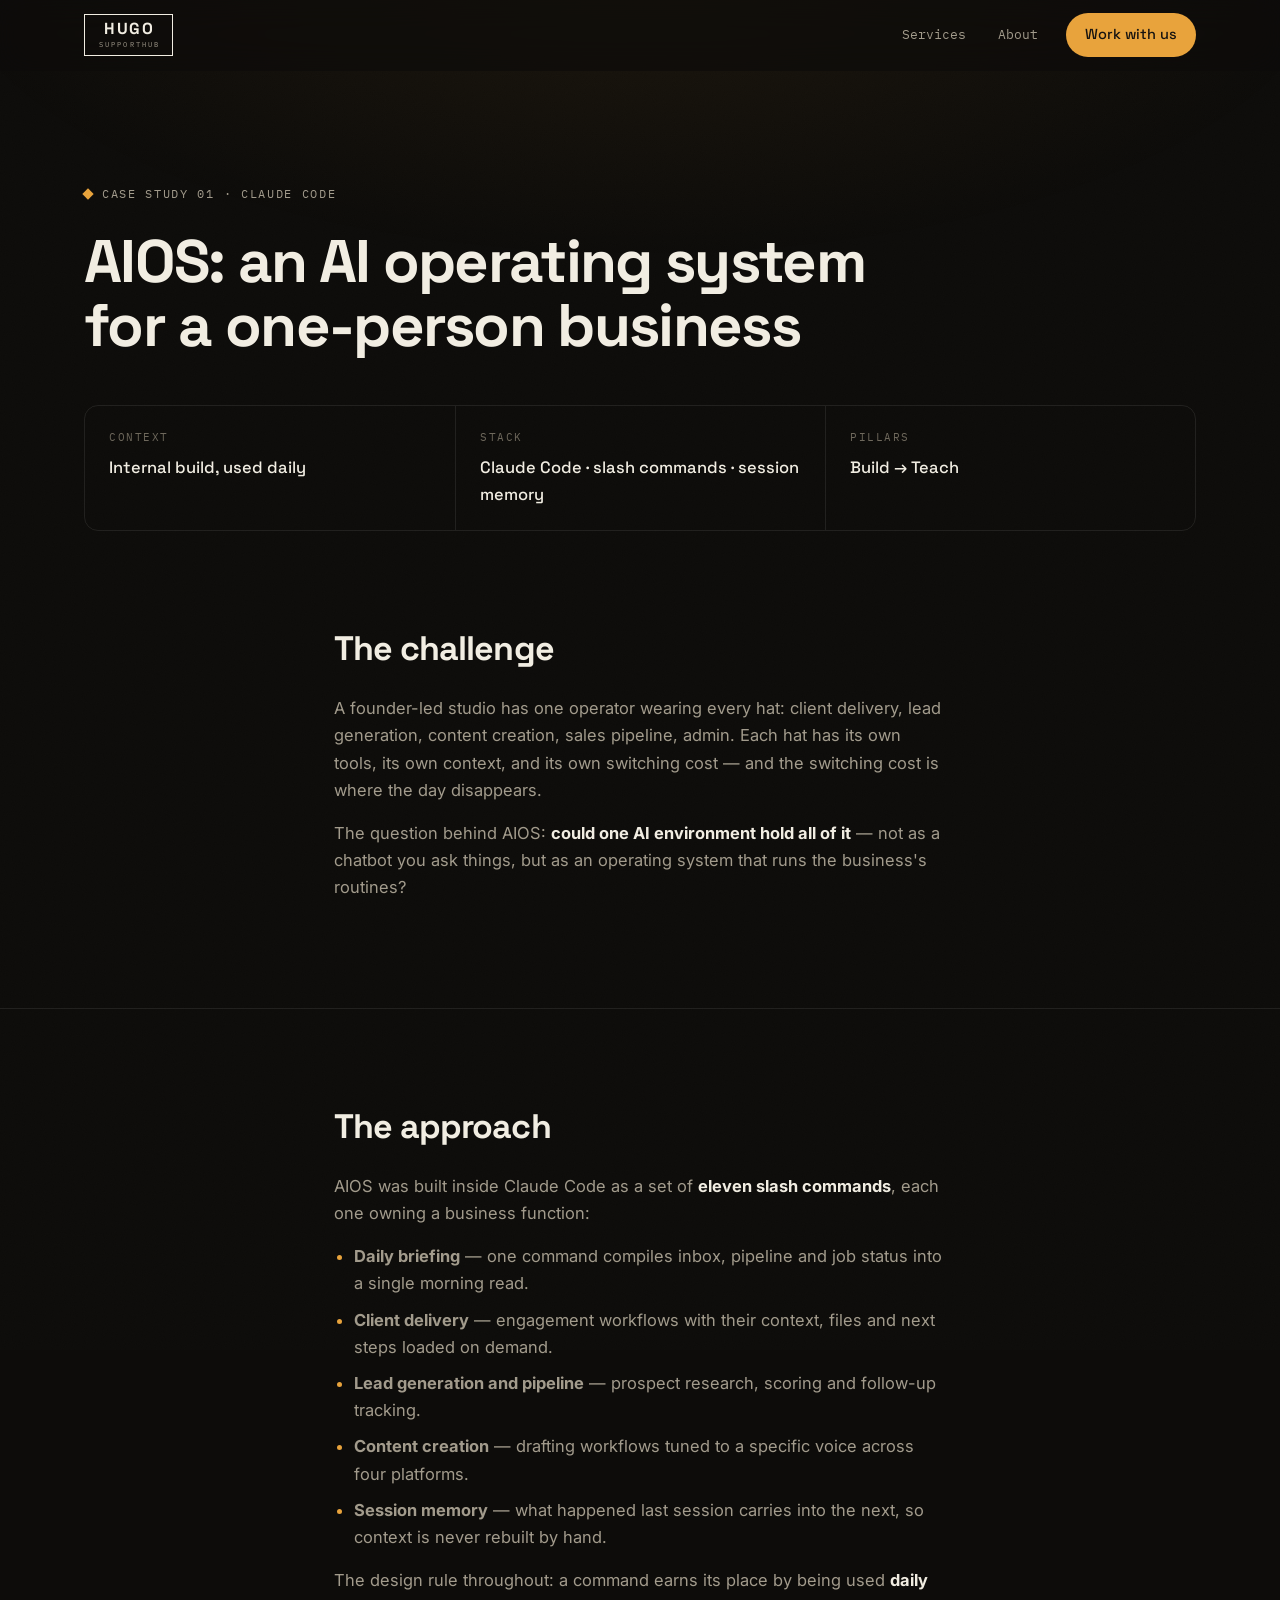
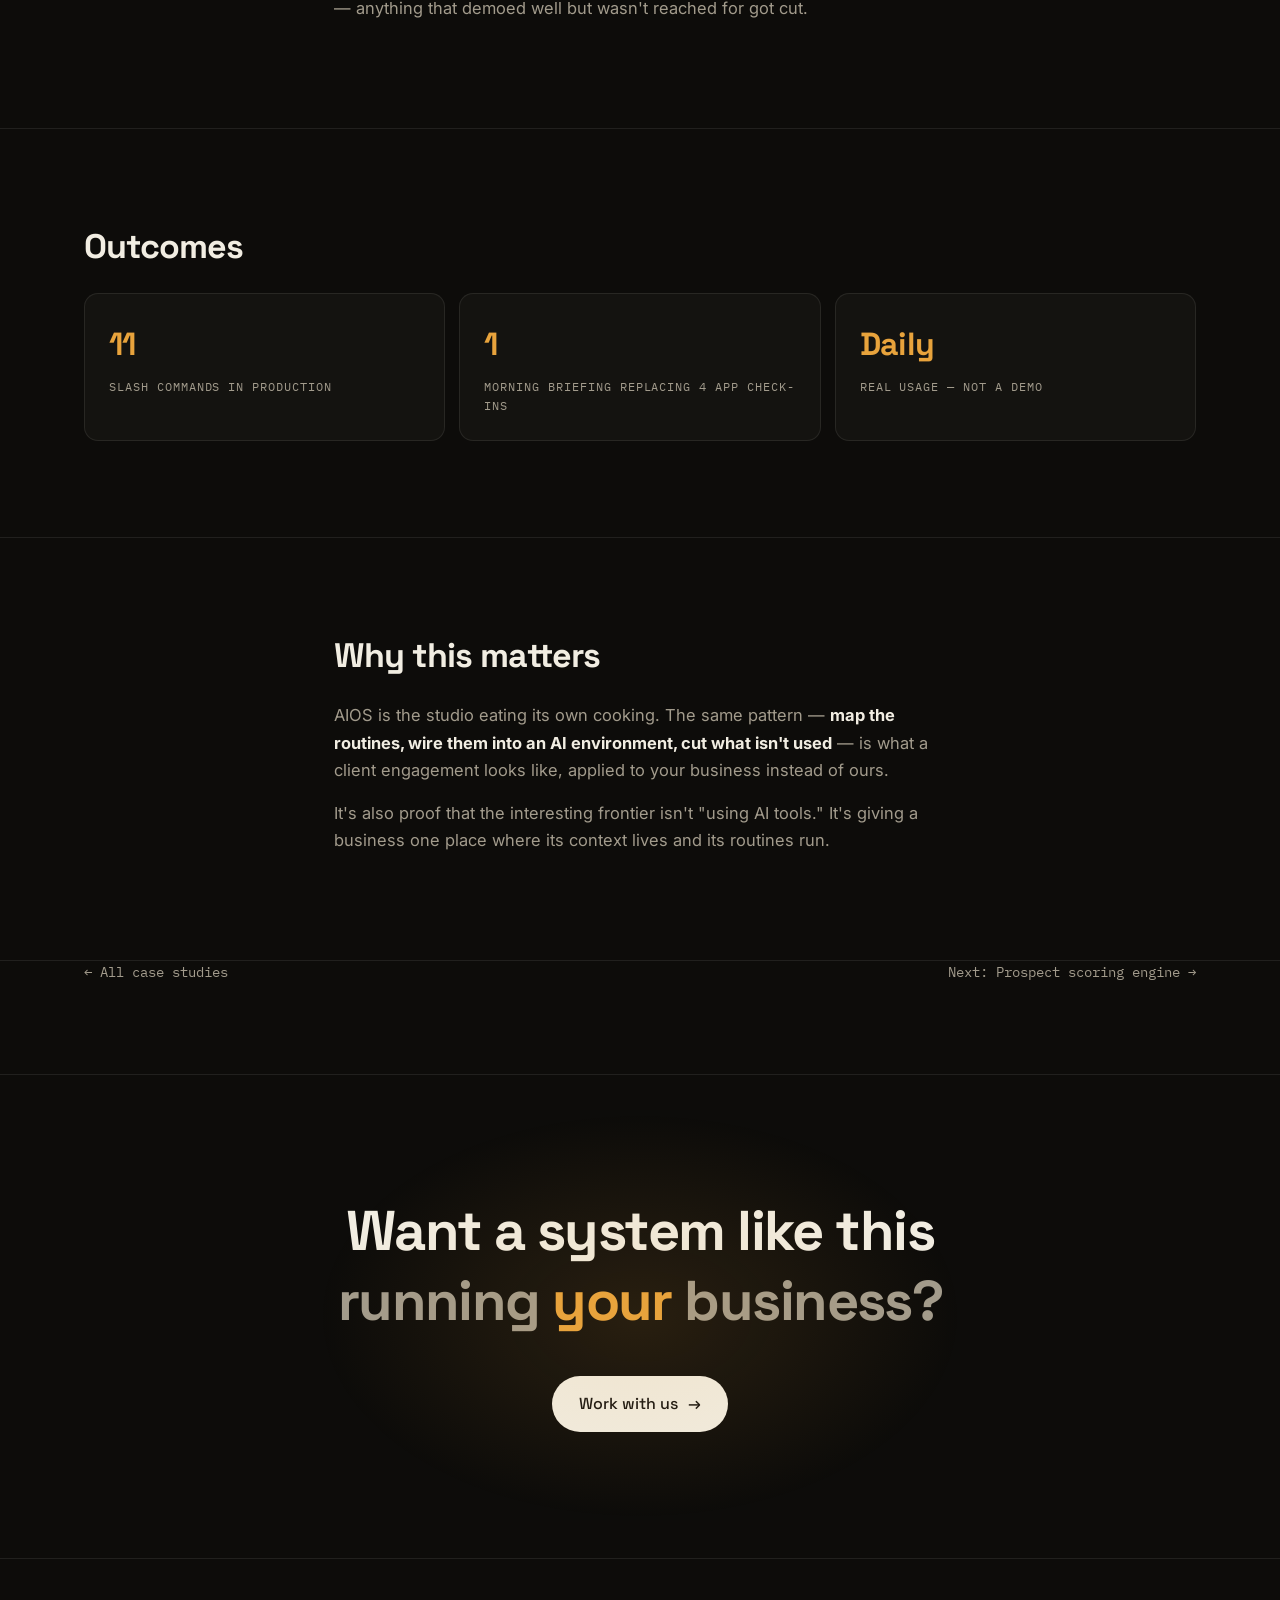
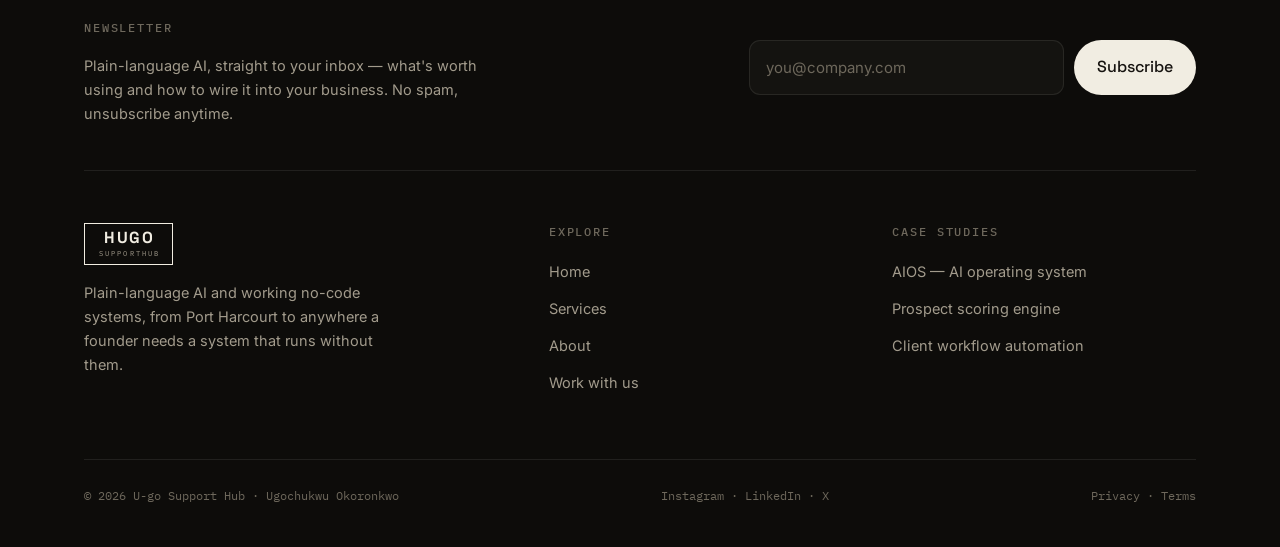
<file: case-study/aios.html>
<!DOCTYPE html>
<html lang="en">
<head>
<meta charset="UTF-8">
<meta name="viewport" content="width=device-width, initial-scale=1.0">
<title>Case study: AIOS — U-go Support Hub</title>
<meta name="description" content="How a personal AI operating system was built inside Claude Code — eleven slash commands running client delivery, lead generation, content and pipeline.">
<meta name="theme-color" content="#0D0C0A">
<link rel="icon" href="data:image/svg+xml,%3Csvg xmlns='http://www.w3.org/2000/svg' viewBox='0 0 100 100'%3E%3Crect width='100' height='100' rx='22' fill='%230D0C0A'/%3E%3Ctext x='50' y='68' font-family='monospace' font-size='52' font-weight='700' text-anchor='middle' fill='%23E8A33C'%3Eu%3C/text%3E%3C/svg%3E">
<link rel="preconnect" href="https://fonts.googleapis.com">
<link rel="preconnect" href="https://fonts.gstatic.com" crossorigin>
<link href="https://fonts.googleapis.com/css2?family=Space+Grotesk:wght@500;700&family=Inter:wght@400;500;600&family=IBM+Plex+Mono:wght@400;500&display=swap" rel="stylesheet">
<link rel="stylesheet" href="/assets/site.css">
</head>
<body>

<header>
  <div class="wrap nav">
    <a class="logo" href="/" aria-label="Hugo SupportHub — home"><span class="logo-frame"><b>HUGO</b><i>SUPPORTHUB</i></span></a>
    <nav class="nav-links" aria-label="Main">
      <a href="/services">Services</a>
      <a href="/about">About</a>
      <a class="nav-cta" href="/work-with-us">Work with us</a>
    </nav>
    <button class="menu-btn" type="button" aria-label="Open menu" aria-expanded="false" aria-controls="menuOverlay">
      <i></i><i></i><i></i>
    </button>
  </div>
</header>

<div class="menu-overlay" id="menuOverlay">
  <a href="/">Home</a>
  <a href="/services">Services</a>
  <a href="/about">About</a>
  <a class="m-cta" href="/work-with-us">Work with us →</a>
  <div class="m-foot"><span>HUGO SUPPORTHUB</span><span>PORT HARCOURT → WORLDWIDE</span></div>
</div>

<main>

  <section class="page-hero cs-hero">
    <div class="wrap">
      <span class="eyebrow rv">Case study 01 · Claude Code</span>
      <h1 class="rv rv-d1">AIOS: an AI operating system for a one-person business</h1>
      <div class="cs-meta rv rv-d2">
        <div><div class="k">Context</div><div class="v">Internal build, used daily</div></div>
        <div><div class="k">Stack</div><div class="v">Claude Code · slash commands · session memory</div></div>
        <div><div class="k">Pillars</div><div class="v">Build → Teach</div></div>
      </div>
    </div>
  </section>

  <section>
    <div class="wrap prose rv">
      <h2>The challenge</h2>
      <p>A founder-led studio has one operator wearing every hat: client delivery, lead generation, content creation, sales pipeline, admin. Each hat has its own tools, its own context, and its own switching cost — and the switching cost is where the day disappears.</p>
      <p>The question behind AIOS: <strong>could one AI environment hold all of it</strong> — not as a chatbot you ask things, but as an operating system that runs the business's routines?</p>
    </div>
  </section>

  <section>
    <div class="wrap prose rv">
      <h2>The approach</h2>
      <p>AIOS was built inside Claude Code as a set of <strong>eleven slash commands</strong>, each one owning a business function:</p>
      <ul>
        <li><strong>Daily briefing</strong> — one command compiles inbox, pipeline and job status into a single morning read.</li>
        <li><strong>Client delivery</strong> — engagement workflows with their context, files and next steps loaded on demand.</li>
        <li><strong>Lead generation and pipeline</strong> — prospect research, scoring and follow-up tracking.</li>
        <li><strong>Content creation</strong> — drafting workflows tuned to a specific voice across four platforms.</li>
        <li><strong>Session memory</strong> — what happened last session carries into the next, so context is never rebuilt by hand.</li>
      </ul>
      <p>The design rule throughout: a command earns its place by being used <strong>daily</strong> — anything that demoed well but wasn't reached for got cut.</p>
    </div>
  </section>

  <section>
    <div class="wrap">
      <div class="prose rv"><h2>Outcomes</h2></div>
      <div class="cs-outcomes rv">
        <div class="card"><div class="num">11</div><div class="lbl">Slash commands in production</div></div>
        <div class="card"><div class="num">1</div><div class="lbl">Morning briefing replacing 4 app check-ins</div></div>
        <div class="card"><div class="num">Daily</div><div class="lbl">Real usage — not a demo</div></div>
      </div>
    </div>
  </section>

  <section>
    <div class="wrap prose rv">
      <h2>Why this matters</h2>
      <p>AIOS is the studio eating its own cooking. The same pattern — <strong>map the routines, wire them into an AI environment, cut what isn't used</strong> — is what a client engagement looks like, applied to your business instead of ours.</p>
      <p>It's also proof that the interesting frontier isn't "using AI tools." It's giving a business one place where its context lives and its routines run.</p>
    </div>
  </section>

  <section style="padding-top:0;border-bottom:none">
    <div class="wrap cs-next rv">
      <a href="/">← All case studies</a>
      <a href="/case-study/prospect-scoring">Next: Prospect scoring engine →</a>
    </div>
  </section>

  <section class="cta-band" style="border-top:1px solid var(--line)">
    <div class="wrap rv">
      <h2>Want a system like this</h2>
      <h2>running <em>your</em> business?</h2>
      <a class="btn btn-primary" href="/work-with-us">Work with us <span class="arr">→</span></a>
    </div>
  </section>

</main>

<footer>
  <div class="wrap">
    <div class="foot-news">
      <div class="foot foot-news-copy">
        <h4>Newsletter</h4>
        <p>Plain-language AI, straight to your inbox — what's worth using and how to wire it into your business. No spam, unsubscribe anytime.</p>
      </div>
      <form class="news-form" data-news-form>
        <input type="email" name="email" placeholder="you@company.com" autocomplete="email" aria-label="Email address" required>
        <button class="btn btn-primary" type="submit">Subscribe</button>
        <p class="news-msg" data-news-msg role="status" aria-live="polite"></p>
      </form>
    </div>
    <div class="foot-grid">
      <div class="foot-brand foot">
        <a class="logo" href="/" aria-label="Hugo SupportHub — home"><span class="logo-frame"><b>HUGO</b><i>SUPPORTHUB</i></span></a>
        <p>Plain-language AI and working no-code systems, from Port Harcourt to anywhere a founder needs a system that runs without them.</p>
      </div>
      <div class="foot">
        <h4>Explore</h4>
        <ul>
          <li><a href="/">Home</a></li>
          <li><a href="/services">Services</a></li>
          <li><a href="/about">About</a></li>
          <li><a href="/work-with-us">Work with us</a></li>
        </ul>
      </div>
      <div class="foot">
        <h4>Case studies</h4>
        <ul>
          <li><a href="/case-study/aios">AIOS — AI operating system</a></li>
          <li><a href="/case-study/prospect-scoring">Prospect scoring engine</a></li>
          <li><a href="/case-study/client-workflows">Client workflow automation</a></li>
        </ul>
      </div>
    </div>
    <div class="foot-base">
      <span>© 2026 U-go Support Hub · Ugochukwu Okoronkwo</span>
      <span>
        <a href="https://www.instagram.com/hugo_light_of_the_world" target="_blank" rel="noopener">Instagram</a> ·
        <a href="https://www.linkedin.com/in/ugochukwuokoronkwo" target="_blank" rel="noopener">LinkedIn</a> ·
        <a href="https://x.com/HugobossSleek" target="_blank" rel="noopener">X</a>
      </span>
      <span><a href="/privacy">Privacy</a> · <a href="/terms">Terms</a></span>
    </div>
  </div>
</footer>

<script src="/assets/site.js"></script>
</body>
</html>
</file>
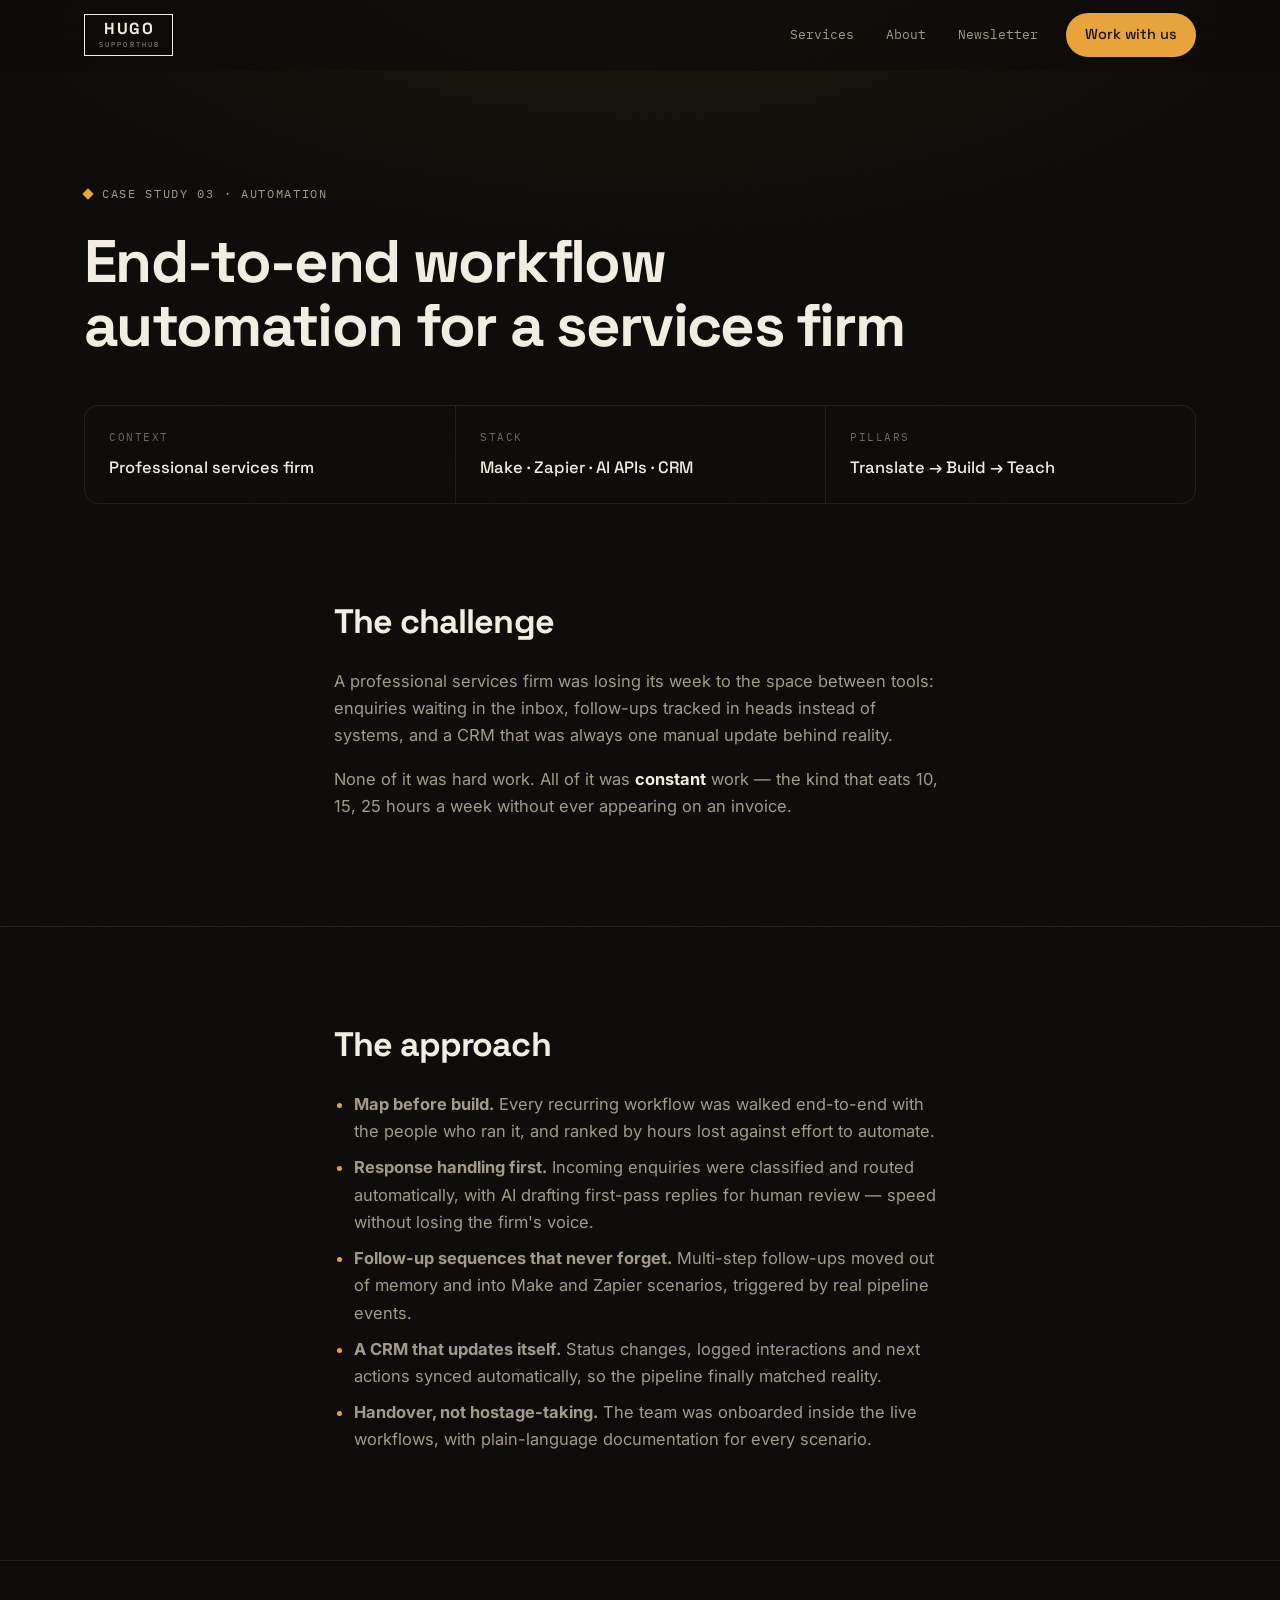
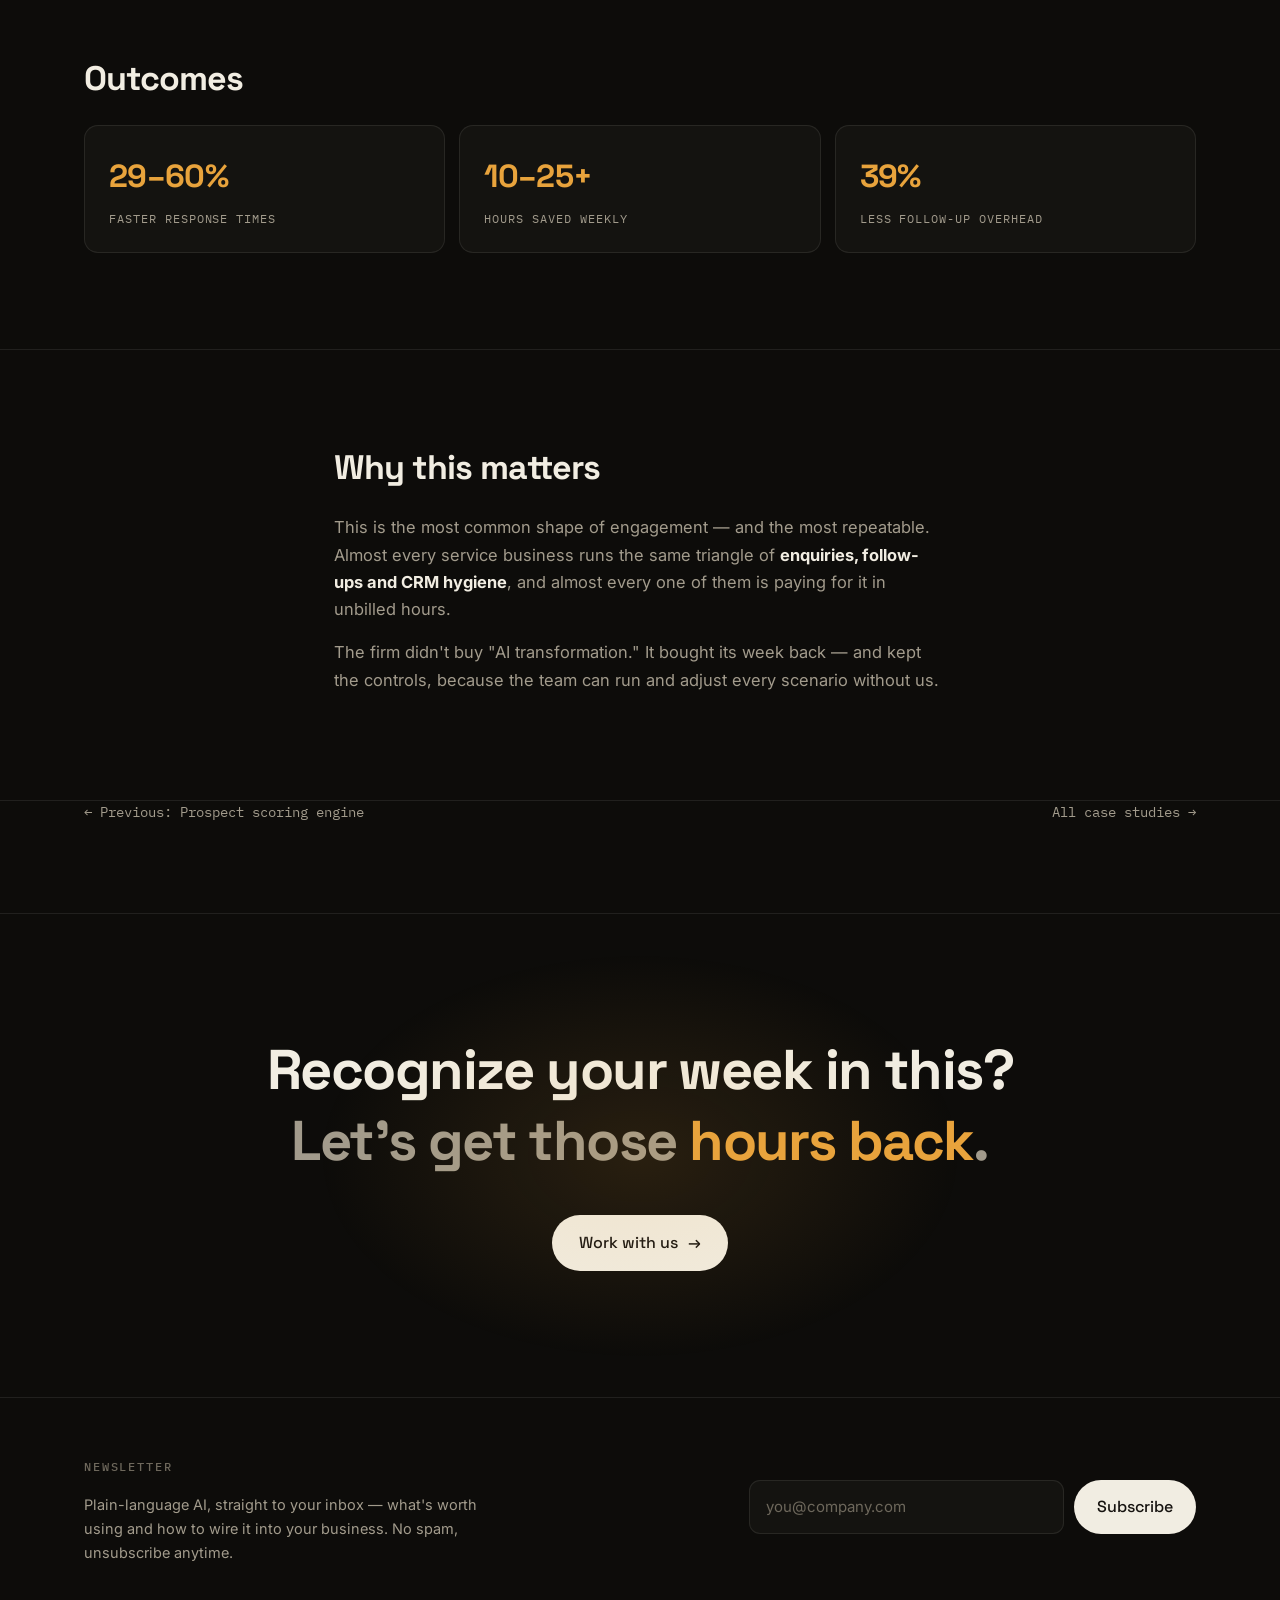
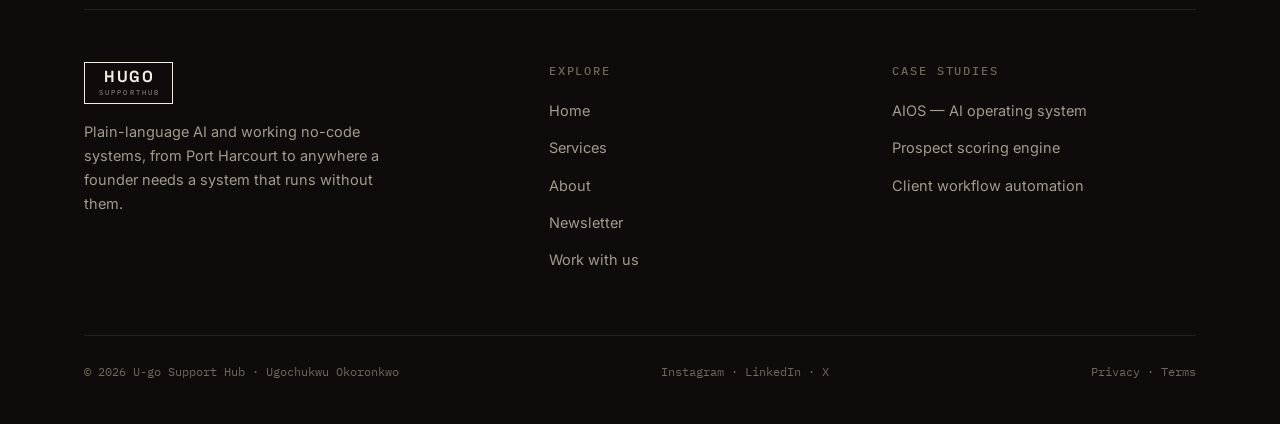
<file: case-study/client-workflows.html>
<!DOCTYPE html>
<html lang="en">
<head>
<meta charset="UTF-8">
<meta name="viewport" content="width=device-width, initial-scale=1.0">
<title>Case study: Client workflow automation — U-go Support Hub</title>
<meta name="description" content="Response handling, follow-up sequences and CRM workflows automated end-to-end for a professional services firm — 30–60% faster responses, 10–25+ hours saved weekly.">
<link rel="canonical" href="https://ugo-hub.vercel.app/case-study/client-workflows">
<meta property="og:type" content="website">
<meta property="og:title" content="Case study: Client workflow automation — U-go Support Hub">
<meta property="og:description" content="Response handling, follow-up sequences and CRM workflows automated end-to-end for a professional services firm — 30–60% faster responses, 10–25+ hours saved weekly.">
<meta property="og:url" content="https://ugo-hub.vercel.app/case-study/client-workflows">
<meta property="og:image" content="https://ugo-hub.vercel.app/og-image.png">
<meta property="og:image:width" content="1200">
<meta property="og:image:height" content="630">
<meta name="twitter:card" content="summary_large_image">
<meta name="twitter:title" content="Case study: Client workflow automation — U-go Support Hub">
<meta name="twitter:description" content="Response handling, follow-up sequences and CRM workflows automated end-to-end for a professional services firm — 30–60% faster responses, 10–25+ hours saved weekly.">
<meta name="twitter:image" content="https://ugo-hub.vercel.app/og-image.png">
<meta name="theme-color" content="#0D0C0A">
<link rel="icon" href="data:image/svg+xml,%3Csvg xmlns='http://www.w3.org/2000/svg' viewBox='0 0 100 100'%3E%3Crect width='100' height='100' rx='22' fill='%230D0C0A'/%3E%3Ctext x='50' y='68' font-family='monospace' font-size='52' font-weight='700' text-anchor='middle' fill='%23E8A33C'%3Eu%3C/text%3E%3C/svg%3E">
<link rel="preconnect" href="https://fonts.googleapis.com">
<link rel="preconnect" href="https://fonts.gstatic.com" crossorigin>
<link href="https://fonts.googleapis.com/css2?family=Space+Grotesk:wght@500;700&family=Inter:wght@400;500;600&family=IBM+Plex+Mono:wght@400;500&display=swap" rel="stylesheet">
<link rel="stylesheet" href="/assets/site.css">
</head>
<body>

<header>
  <div class="wrap nav">
    <a class="logo" href="/" aria-label="Hugo SupportHub — home"><span class="logo-frame"><b>HUGO</b><i>SUPPORTHUB</i></span></a>
    <nav class="nav-links" aria-label="Main">
      <a href="/services">Services</a>
      <a href="/about">About</a>
      <a href="/newsletter">Newsletter</a>
      <a class="nav-cta" href="/work-with-us">Work with us</a>
    </nav>
    <button class="menu-btn" type="button" aria-label="Open menu" aria-expanded="false" aria-controls="menuOverlay">
      <i></i><i></i><i></i>
    </button>
  </div>
</header>

<div class="menu-overlay" id="menuOverlay">
  <a href="/">Home</a>
  <a href="/services">Services</a>
  <a href="/about">About</a>
  <a href="/newsletter">Newsletter</a>
  <a class="m-cta" href="/work-with-us">Work with us →</a>
  <div class="m-foot"><span>HUGO SUPPORTHUB</span><span>PORT HARCOURT → WORLDWIDE</span></div>
</div>

<main>

  <section class="page-hero cs-hero">
    <div class="wrap">
      <span class="eyebrow rv">Case study 03 · Automation</span>
      <h1 class="rv rv-d1">End-to-end workflow automation for a services firm</h1>
      <div class="cs-meta rv rv-d2">
        <div><div class="k">Context</div><div class="v">Professional services firm</div></div>
        <div><div class="k">Stack</div><div class="v">Make · Zapier · AI APIs · CRM</div></div>
        <div><div class="k">Pillars</div><div class="v">Translate → Build → Teach</div></div>
      </div>
    </div>
  </section>

  <section>
    <div class="wrap prose rv">
      <h2>The challenge</h2>
      <p>A professional services firm was losing its week to the space between tools: enquiries waiting in the inbox, follow-ups tracked in heads instead of systems, and a CRM that was always one manual update behind reality.</p>
      <p>None of it was hard work. All of it was <strong>constant</strong> work — the kind that eats 10, 15, 25 hours a week without ever appearing on an invoice.</p>
    </div>
  </section>

  <section>
    <div class="wrap prose rv">
      <h2>The approach</h2>
      <ul>
        <li><strong>Map before build.</strong> Every recurring workflow was walked end-to-end with the people who ran it, and ranked by hours lost against effort to automate.</li>
        <li><strong>Response handling first.</strong> Incoming enquiries were classified and routed automatically, with AI drafting first-pass replies for human review — speed without losing the firm's voice.</li>
        <li><strong>Follow-up sequences that never forget.</strong> Multi-step follow-ups moved out of memory and into Make and Zapier scenarios, triggered by real pipeline events.</li>
        <li><strong>A CRM that updates itself.</strong> Status changes, logged interactions and next actions synced automatically, so the pipeline finally matched reality.</li>
        <li><strong>Handover, not hostage-taking.</strong> The team was onboarded inside the live workflows, with plain-language documentation for every scenario.</li>
      </ul>
    </div>
  </section>

  <section>
    <div class="wrap">
      <div class="prose rv"><h2>Outcomes</h2></div>
      <div class="cs-outcomes rv">
        <div class="card"><div class="num">30–60%</div><div class="lbl">Faster response times</div></div>
        <div class="card"><div class="num">10–25+</div><div class="lbl">Hours saved weekly</div></div>
        <div class="card"><div class="num">40%</div><div class="lbl">Less follow-up overhead</div></div>
      </div>
    </div>
  </section>

  <section>
    <div class="wrap prose rv">
      <h2>Why this matters</h2>
      <p>This is the most common shape of engagement — and the most repeatable. Almost every service business runs the same triangle of <strong>enquiries, follow-ups and CRM hygiene</strong>, and almost every one of them is paying for it in unbilled hours.</p>
      <p>The firm didn't buy "AI transformation." It bought its week back — and kept the controls, because the team can run and adjust every scenario without us.</p>
    </div>
  </section>

  <section style="padding-top:0;border-bottom:none">
    <div class="wrap cs-next rv">
      <a href="/case-study/prospect-scoring">← Previous: Prospect scoring engine</a>
      <a href="/">All case studies →</a>
    </div>
  </section>

  <section class="cta-band" style="border-top:1px solid var(--line)">
    <div class="wrap rv">
      <h2>Recognize your week in this?</h2>
      <h2>Let's get those <em>hours back</em>.</h2>
      <a class="btn btn-primary" href="/work-with-us">Work with us <span class="arr">→</span></a>
    </div>
  </section>

</main>

<footer>
  <div class="wrap">
    <div class="foot-news">
      <div class="foot foot-news-copy">
        <h4>Newsletter</h4>
        <p>Plain-language AI, straight to your inbox — what's worth using and how to wire it into your business. No spam, unsubscribe anytime.</p>
      </div>
      <form class="news-form" data-news-form>
        <input type="email" name="email" placeholder="you@company.com" autocomplete="email" aria-label="Email address" required>
        <button class="btn btn-primary" type="submit">Subscribe</button>
        <p class="news-msg" data-news-msg role="status" aria-live="polite"></p>
      </form>
    </div>
    <div class="foot-grid">
      <div class="foot-brand foot">
        <a class="logo" href="/" aria-label="Hugo SupportHub — home"><span class="logo-frame"><b>HUGO</b><i>SUPPORTHUB</i></span></a>
        <p>Plain-language AI and working no-code systems, from Port Harcourt to anywhere a founder needs a system that runs without them.</p>
      </div>
      <div class="foot">
        <h4>Explore</h4>
        <ul>
          <li><a href="/">Home</a></li>
          <li><a href="/services">Services</a></li>
          <li><a href="/about">About</a></li>
          <li><a href="/newsletter">Newsletter</a></li>
          <li><a href="/work-with-us">Work with us</a></li>
        </ul>
      </div>
      <div class="foot">
        <h4>Case studies</h4>
        <ul>
          <li><a href="/case-study/aios">AIOS — AI operating system</a></li>
          <li><a href="/case-study/prospect-scoring">Prospect scoring engine</a></li>
          <li><a href="/case-study/client-workflows">Client workflow automation</a></li>
        </ul>
      </div>
    </div>
    <div class="foot-base">
      <span>© 2026 U-go Support Hub · Ugochukwu Okoronkwo</span>
      <span>
        <a href="https://www.instagram.com/hugo_light_of_the_world" target="_blank" rel="noopener">Instagram</a> ·
        <a href="https://www.linkedin.com/in/ugochukwuokoronkwo" target="_blank" rel="noopener">LinkedIn</a> ·
        <a href="https://x.com/HugobossSleek" target="_blank" rel="noopener">X</a>
      </span>
      <span><a href="/privacy">Privacy</a> · <a href="/terms">Terms</a></span>
    </div>
  </div>
</footer>

<script src="/assets/site.js"></script>
</body>
</html>
</file>
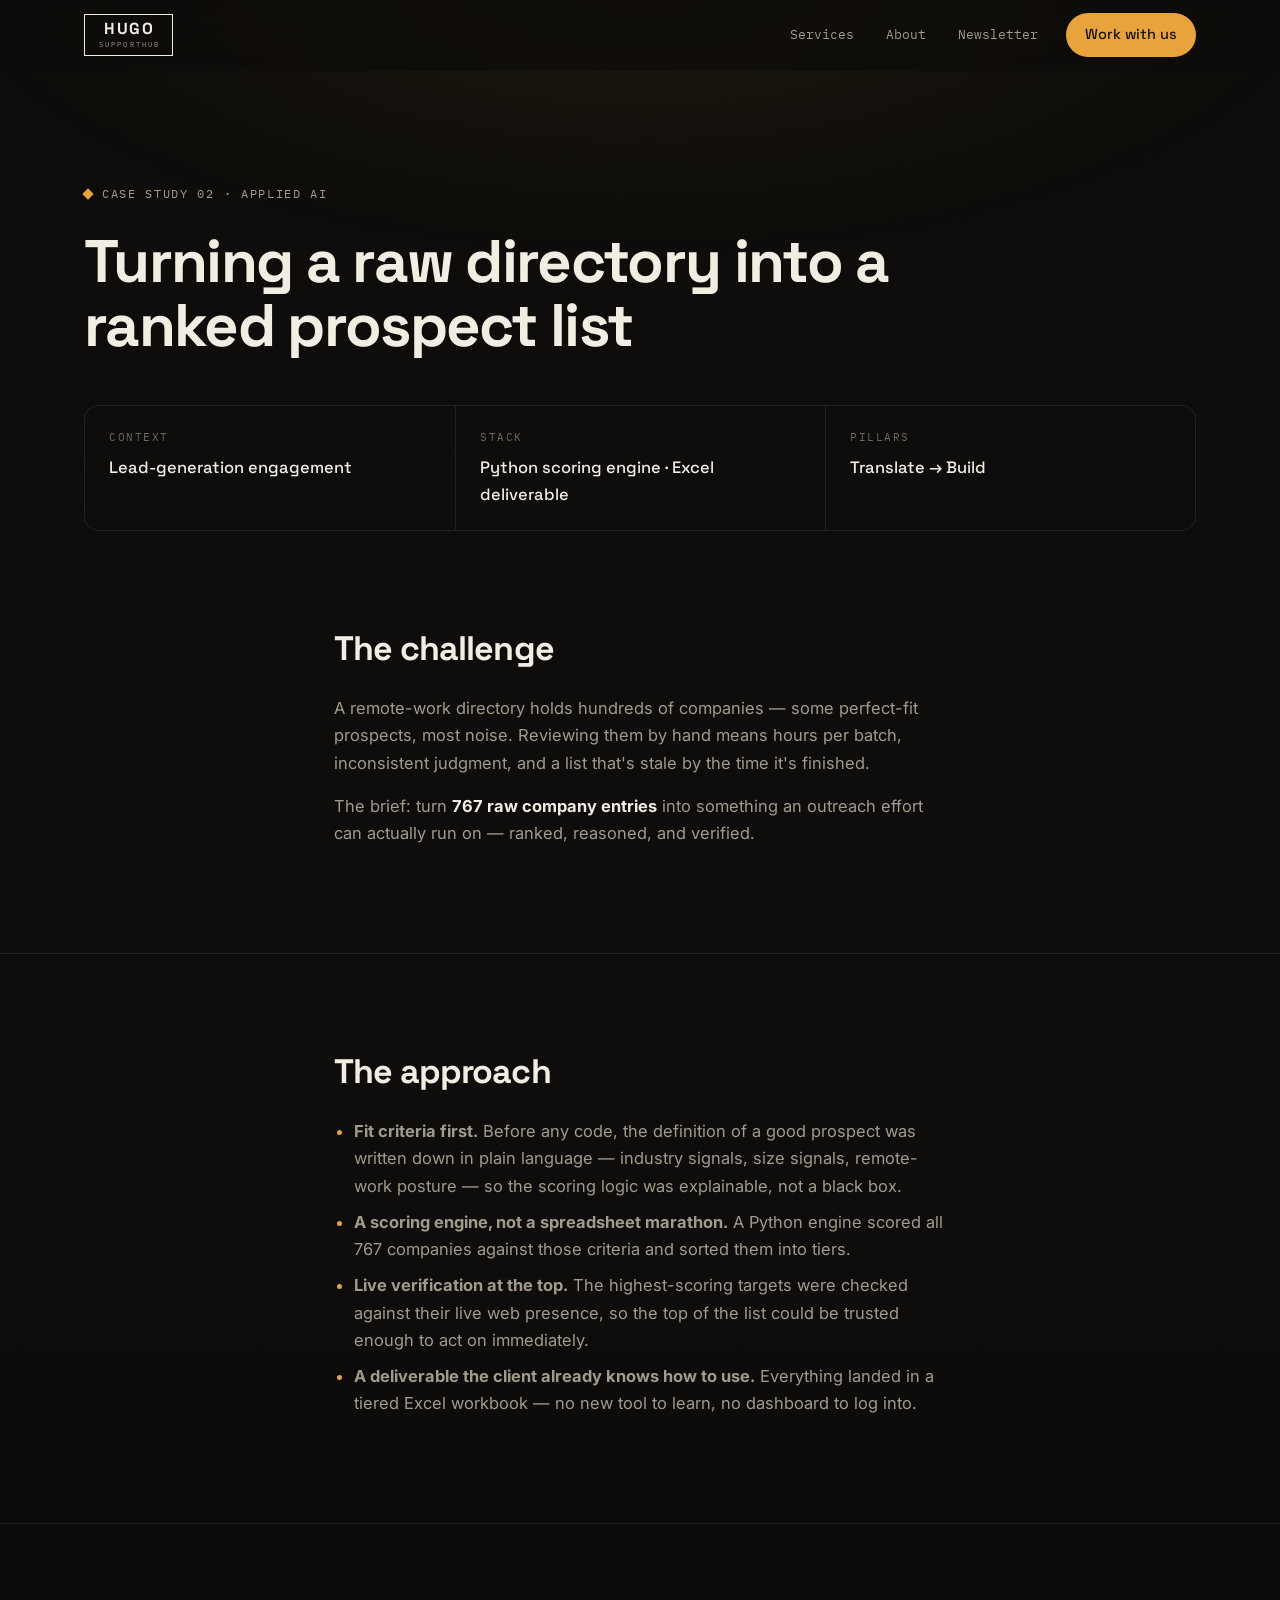
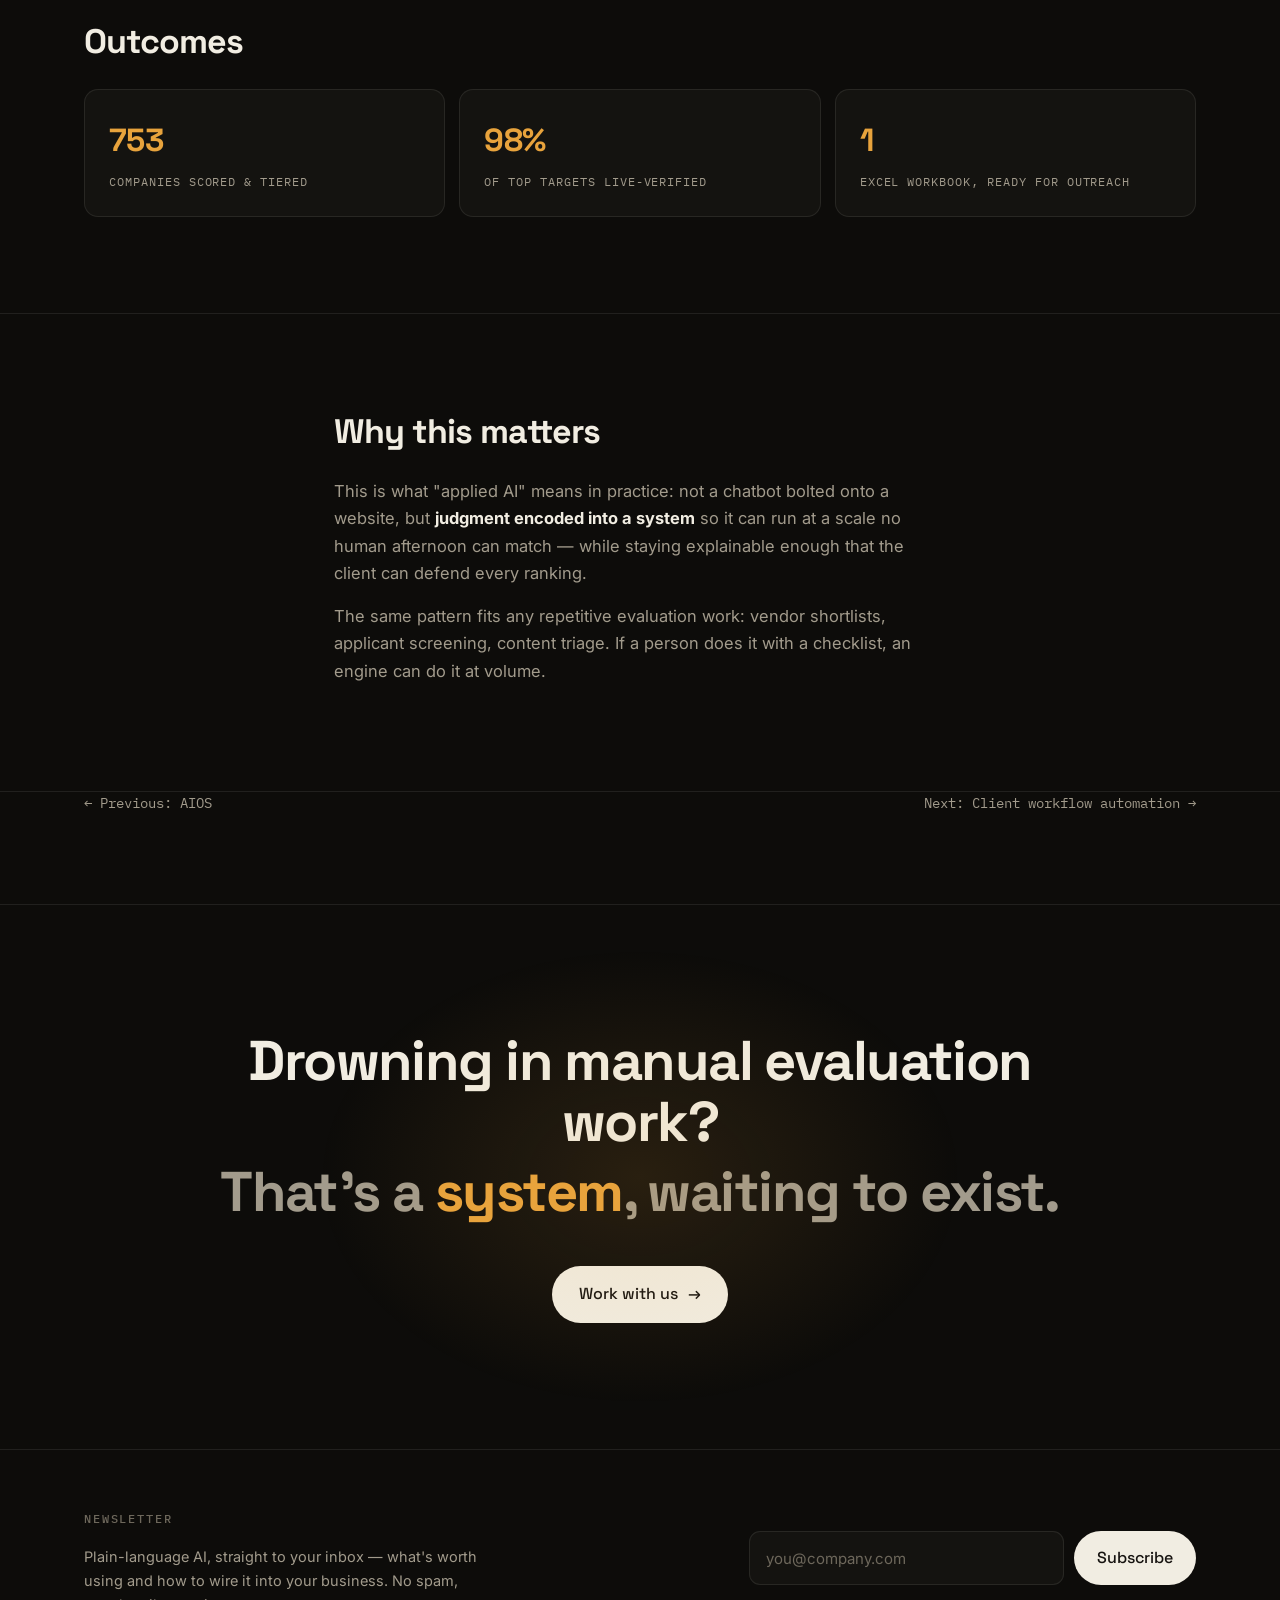
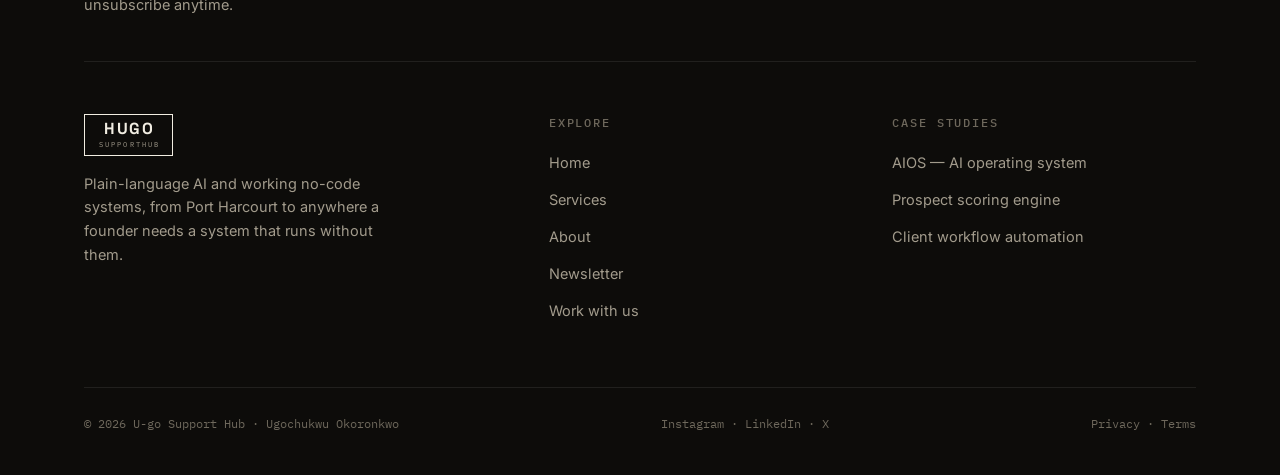
<file: case-study/prospect-scoring.html>
<!DOCTYPE html>
<html lang="en">
<head>
<meta charset="UTF-8">
<meta name="viewport" content="width=device-width, initial-scale=1.0">
<title>Case study: Prospect scoring engine — U-go Support Hub</title>
<meta name="description" content="How 767 companies from a raw directory were scored, tiered and live-verified into a ranked prospect list ready for outreach.">
<link rel="canonical" href="https://ugo-hub.vercel.app/case-study/prospect-scoring">
<meta property="og:type" content="website">
<meta property="og:title" content="Case study: Prospect scoring engine — U-go Support Hub">
<meta property="og:description" content="How 767 companies from a raw directory were scored, tiered and live-verified into a ranked prospect list ready for outreach.">
<meta property="og:url" content="https://ugo-hub.vercel.app/case-study/prospect-scoring">
<meta property="og:image" content="https://ugo-hub.vercel.app/og-image.png">
<meta property="og:image:width" content="1200">
<meta property="og:image:height" content="630">
<meta name="twitter:card" content="summary_large_image">
<meta name="twitter:title" content="Case study: Prospect scoring engine — U-go Support Hub">
<meta name="twitter:description" content="How 767 companies from a raw directory were scored, tiered and live-verified into a ranked prospect list ready for outreach.">
<meta name="twitter:image" content="https://ugo-hub.vercel.app/og-image.png">
<meta name="theme-color" content="#0D0C0A">
<link rel="icon" href="data:image/svg+xml,%3Csvg xmlns='http://www.w3.org/2000/svg' viewBox='0 0 100 100'%3E%3Crect width='100' height='100' rx='22' fill='%230D0C0A'/%3E%3Ctext x='50' y='68' font-family='monospace' font-size='52' font-weight='700' text-anchor='middle' fill='%23E8A33C'%3Eu%3C/text%3E%3C/svg%3E">
<link rel="preconnect" href="https://fonts.googleapis.com">
<link rel="preconnect" href="https://fonts.gstatic.com" crossorigin>
<link href="https://fonts.googleapis.com/css2?family=Space+Grotesk:wght@500;700&family=Inter:wght@400;500;600&family=IBM+Plex+Mono:wght@400;500&display=swap" rel="stylesheet">
<link rel="stylesheet" href="/assets/site.css">
</head>
<body>

<header>
  <div class="wrap nav">
    <a class="logo" href="/" aria-label="Hugo SupportHub — home"><span class="logo-frame"><b>HUGO</b><i>SUPPORTHUB</i></span></a>
    <nav class="nav-links" aria-label="Main">
      <a href="/services">Services</a>
      <a href="/about">About</a>
      <a href="/newsletter">Newsletter</a>
      <a class="nav-cta" href="/work-with-us">Work with us</a>
    </nav>
    <button class="menu-btn" type="button" aria-label="Open menu" aria-expanded="false" aria-controls="menuOverlay">
      <i></i><i></i><i></i>
    </button>
  </div>
</header>

<div class="menu-overlay" id="menuOverlay">
  <a href="/">Home</a>
  <a href="/services">Services</a>
  <a href="/about">About</a>
  <a href="/newsletter">Newsletter</a>
  <a class="m-cta" href="/work-with-us">Work with us →</a>
  <div class="m-foot"><span>HUGO SUPPORTHUB</span><span>PORT HARCOURT → WORLDWIDE</span></div>
</div>

<main>

  <section class="page-hero cs-hero">
    <div class="wrap">
      <span class="eyebrow rv">Case study 02 · Applied AI</span>
      <h1 class="rv rv-d1">Turning a raw directory into a ranked prospect list</h1>
      <div class="cs-meta rv rv-d2">
        <div><div class="k">Context</div><div class="v">Lead-generation engagement</div></div>
        <div><div class="k">Stack</div><div class="v">Python scoring engine · Excel deliverable</div></div>
        <div><div class="k">Pillars</div><div class="v">Translate → Build</div></div>
      </div>
    </div>
  </section>

  <section>
    <div class="wrap prose rv">
      <h2>The challenge</h2>
      <p>A remote-work directory holds hundreds of companies — some perfect-fit prospects, most noise. Reviewing them by hand means hours per batch, inconsistent judgment, and a list that's stale by the time it's finished.</p>
      <p>The brief: turn <strong>767 raw company entries</strong> into something an outreach effort can actually run on — ranked, reasoned, and verified.</p>
    </div>
  </section>

  <section>
    <div class="wrap prose rv">
      <h2>The approach</h2>
      <ul>
        <li><strong>Fit criteria first.</strong> Before any code, the definition of a good prospect was written down in plain language — industry signals, size signals, remote-work posture — so the scoring logic was explainable, not a black box.</li>
        <li><strong>A scoring engine, not a spreadsheet marathon.</strong> A Python engine scored all 767 companies against those criteria and sorted them into tiers.</li>
        <li><strong>Live verification at the top.</strong> The highest-scoring targets were checked against their live web presence, so the top of the list could be trusted enough to act on immediately.</li>
        <li><strong>A deliverable the client already knows how to use.</strong> Everything landed in a tiered Excel workbook — no new tool to learn, no dashboard to log into.</li>
      </ul>
    </div>
  </section>

  <section>
    <div class="wrap">
      <div class="prose rv"><h2>Outcomes</h2></div>
      <div class="cs-outcomes rv">
        <div class="card"><div class="num">767</div><div class="lbl">Companies scored &amp; tiered</div></div>
        <div class="card"><div class="num">100%</div><div class="lbl">Of top targets live-verified</div></div>
        <div class="card"><div class="num">1</div><div class="lbl">Excel workbook, ready for outreach</div></div>
      </div>
    </div>
  </section>

  <section>
    <div class="wrap prose rv">
      <h2>Why this matters</h2>
      <p>This is what "applied AI" means in practice: not a chatbot bolted onto a website, but <strong>judgment encoded into a system</strong> so it can run at a scale no human afternoon can match — while staying explainable enough that the client can defend every ranking.</p>
      <p>The same pattern fits any repetitive evaluation work: vendor shortlists, applicant screening, content triage. If a person does it with a checklist, an engine can do it at volume.</p>
    </div>
  </section>

  <section style="padding-top:0;border-bottom:none">
    <div class="wrap cs-next rv">
      <a href="/case-study/aios">← Previous: AIOS</a>
      <a href="/case-study/client-workflows">Next: Client workflow automation →</a>
    </div>
  </section>

  <section class="cta-band" style="border-top:1px solid var(--line)">
    <div class="wrap rv">
      <h2>Drowning in manual evaluation work?</h2>
      <h2>That's a <em>system</em>, waiting to exist.</h2>
      <a class="btn btn-primary" href="/work-with-us">Work with us <span class="arr">→</span></a>
    </div>
  </section>

</main>

<footer>
  <div class="wrap">
    <div class="foot-news">
      <div class="foot foot-news-copy">
        <h4>Newsletter</h4>
        <p>Plain-language AI, straight to your inbox — what's worth using and how to wire it into your business. No spam, unsubscribe anytime.</p>
      </div>
      <form class="news-form" data-news-form>
        <input type="email" name="email" placeholder="you@company.com" autocomplete="email" aria-label="Email address" required>
        <button class="btn btn-primary" type="submit">Subscribe</button>
        <p class="news-msg" data-news-msg role="status" aria-live="polite"></p>
      </form>
    </div>
    <div class="foot-grid">
      <div class="foot-brand foot">
        <a class="logo" href="/" aria-label="Hugo SupportHub — home"><span class="logo-frame"><b>HUGO</b><i>SUPPORTHUB</i></span></a>
        <p>Plain-language AI and working no-code systems, from Port Harcourt to anywhere a founder needs a system that runs without them.</p>
      </div>
      <div class="foot">
        <h4>Explore</h4>
        <ul>
          <li><a href="/">Home</a></li>
          <li><a href="/services">Services</a></li>
          <li><a href="/about">About</a></li>
          <li><a href="/newsletter">Newsletter</a></li>
          <li><a href="/work-with-us">Work with us</a></li>
        </ul>
      </div>
      <div class="foot">
        <h4>Case studies</h4>
        <ul>
          <li><a href="/case-study/aios">AIOS — AI operating system</a></li>
          <li><a href="/case-study/prospect-scoring">Prospect scoring engine</a></li>
          <li><a href="/case-study/client-workflows">Client workflow automation</a></li>
        </ul>
      </div>
    </div>
    <div class="foot-base">
      <span>© 2026 U-go Support Hub · Ugochukwu Okoronkwo</span>
      <span>
        <a href="https://www.instagram.com/hugo_light_of_the_world" target="_blank" rel="noopener">Instagram</a> ·
        <a href="https://www.linkedin.com/in/ugochukwuokoronkwo" target="_blank" rel="noopener">LinkedIn</a> ·
        <a href="https://x.com/HugobossSleek" target="_blank" rel="noopener">X</a>
      </span>
      <span><a href="/privacy">Privacy</a> · <a href="/terms">Terms</a></span>
    </div>
  </div>
</footer>

<script src="/assets/site.js"></script>
</body>
</html>
</file>
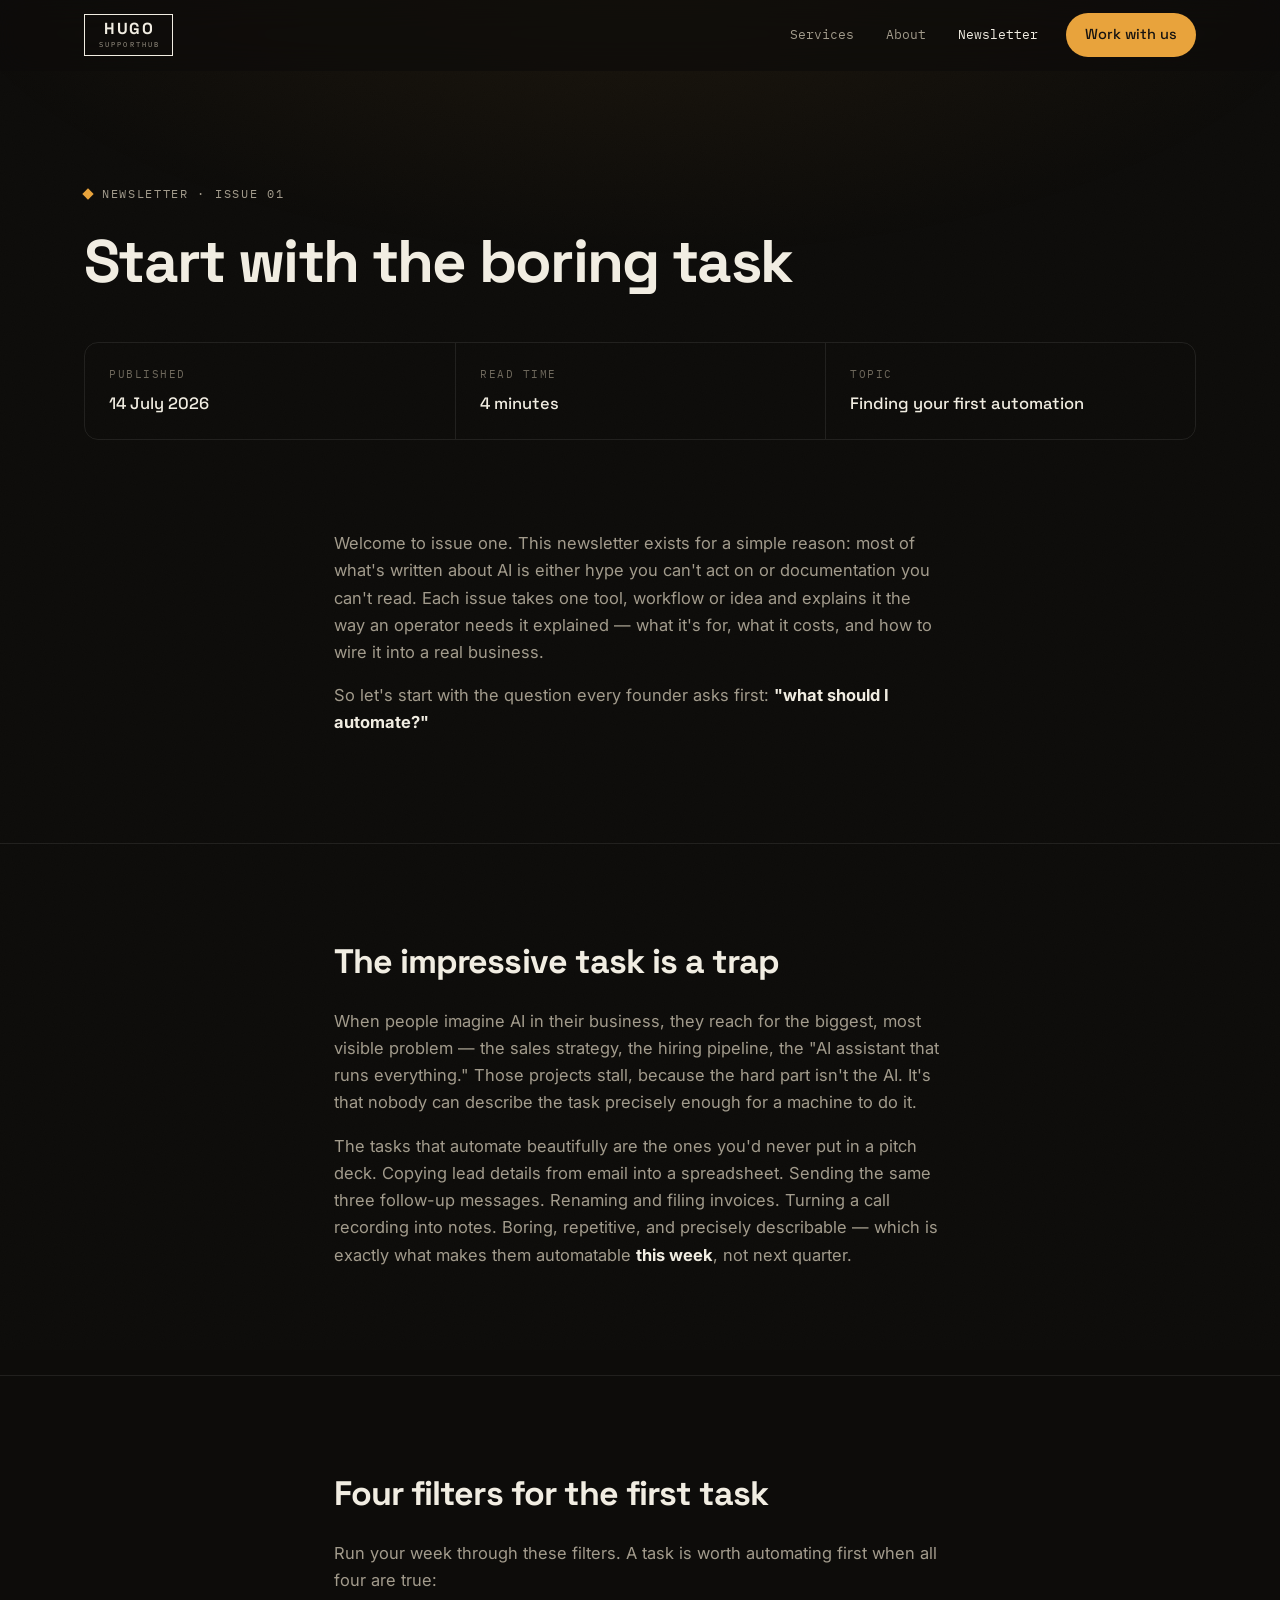
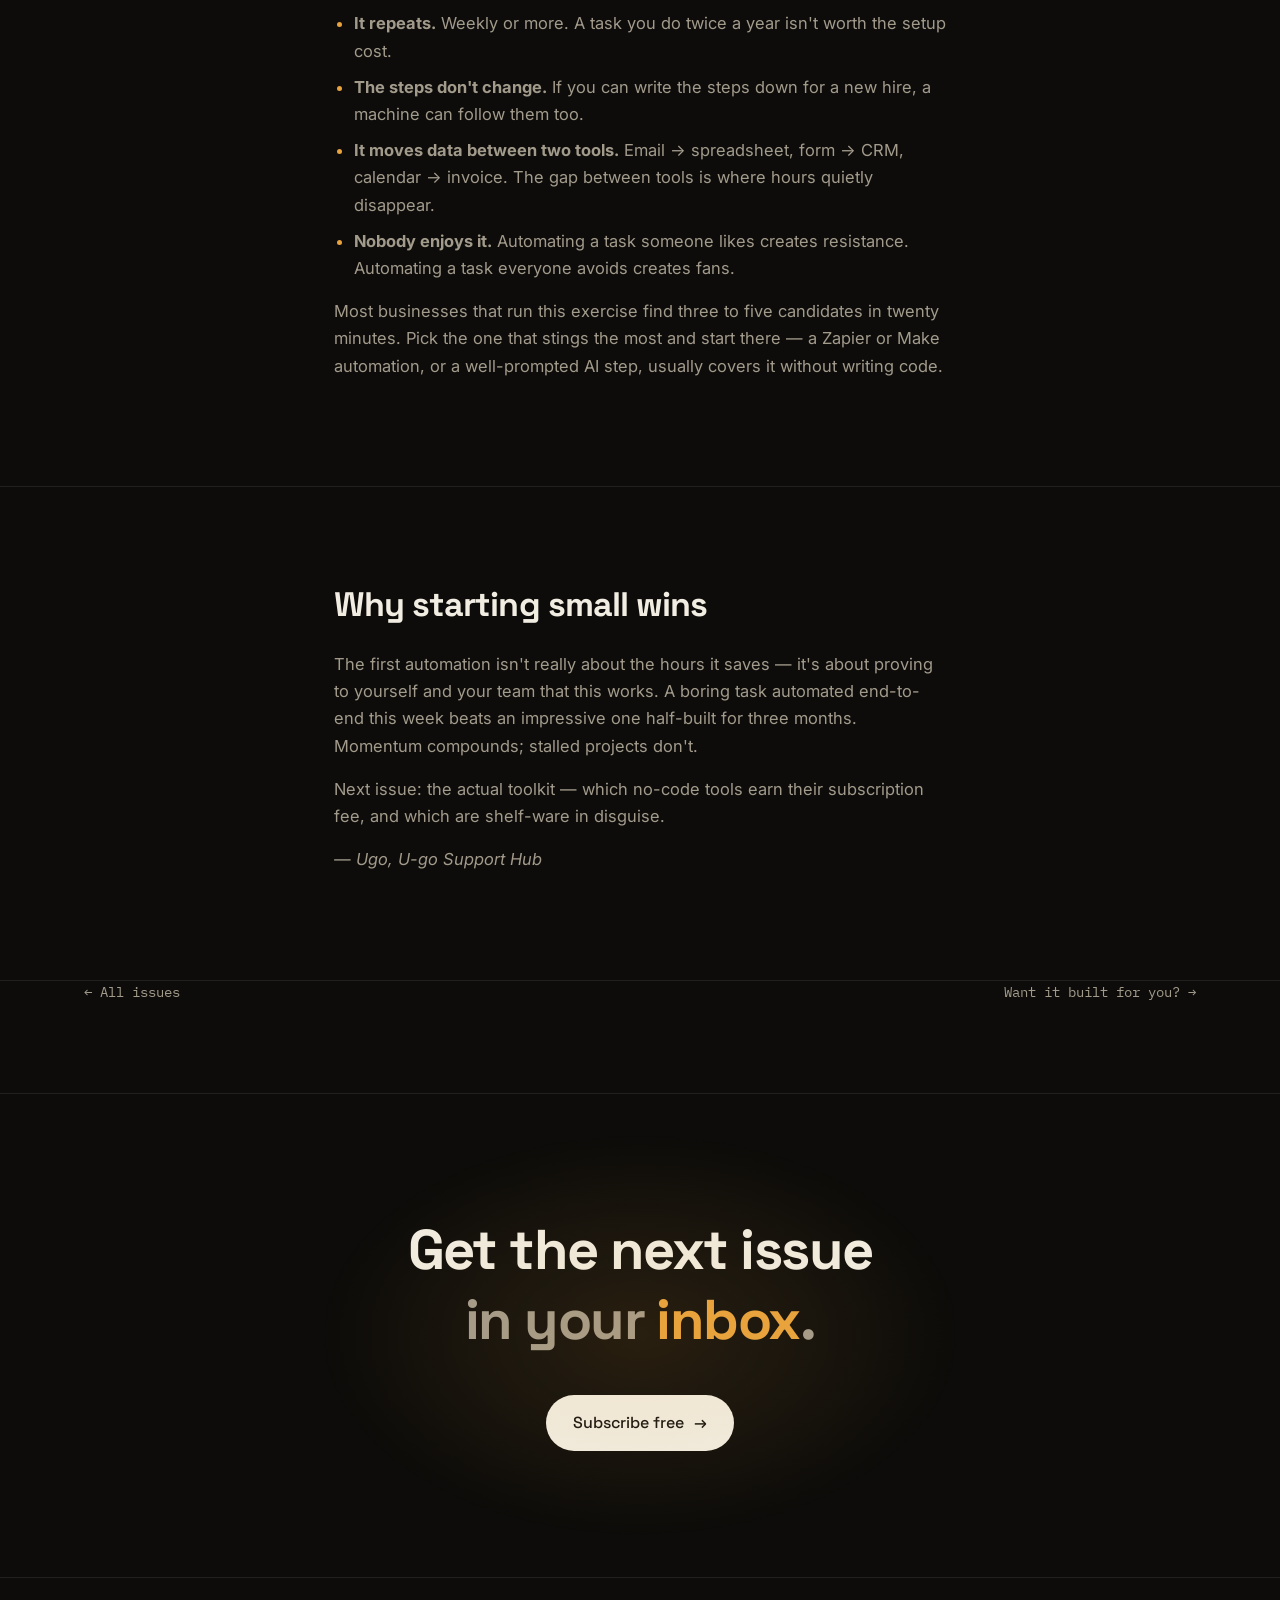
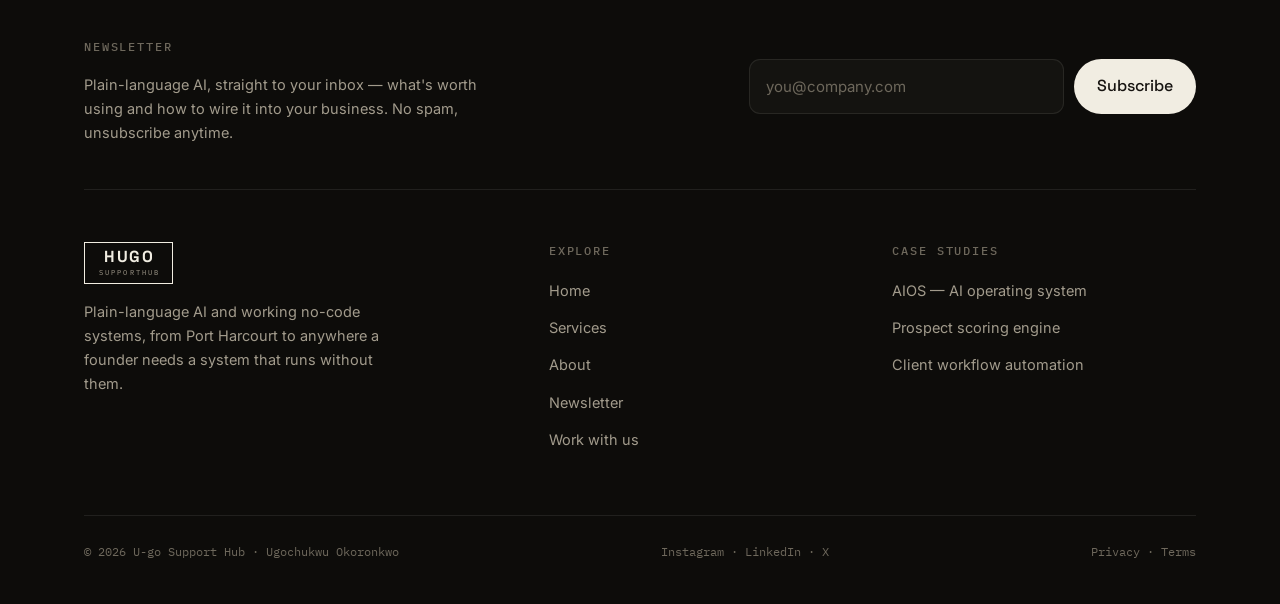
<file: newsletter/issue-1.html>
<!DOCTYPE html>
<html lang="en">
<head>
<meta charset="UTF-8">
<meta name="viewport" content="width=device-width, initial-scale=1.0">
<title>Start with the boring task — Newsletter · Issue 01 — U-go Support Hub</title>
<meta name="description" content="How to find the first thing in your business actually worth automating — four filters that separate the task AI should do from the task that just looks impressive.">
<link rel="canonical" href="https://ugo-hub.vercel.app/newsletter/issue-1">
<meta property="og:type" content="article">
<meta property="og:title" content="Start with the boring task — U-go Support Hub newsletter, Issue 01">
<meta property="og:description" content="How to find the first thing in your business actually worth automating — four filters that separate the real win from the impressive demo.">
<meta property="og:url" content="https://ugo-hub.vercel.app/newsletter/issue-1">
<meta property="og:image" content="https://ugo-hub.vercel.app/og-image.png">
<meta property="og:image:width" content="1200">
<meta property="og:image:height" content="630">
<meta property="article:published_time" content="2026-07-14">
<meta name="twitter:card" content="summary_large_image">
<meta name="twitter:title" content="Start with the boring task — U-go Support Hub newsletter, Issue 01">
<meta name="twitter:description" content="Four filters that separate the task AI should do from the task that just looks impressive.">
<meta name="twitter:image" content="https://ugo-hub.vercel.app/og-image.png">
<link rel="alternate" type="application/rss+xml" title="U-go Support Hub newsletter" href="https://ugo-hub.vercel.app/newsletter/feed.xml">
<script type="application/ld+json">
{
  "@context": "https://schema.org",
  "@type": "Article",
  "headline": "Start with the boring task",
  "description": "How to find the first thing in your business actually worth automating — four filters that separate the task AI should do from the task that just looks impressive.",
  "datePublished": "2026-07-14",
  "dateModified": "2026-07-14",
  "mainEntityOfPage": "https://ugo-hub.vercel.app/newsletter/issue-1",
  "image": "https://ugo-hub.vercel.app/og-image.png",
  "author": {
    "@type": "Person",
    "name": "Ugochukwu Okoronkwo",
    "url": "https://ugo-landing.vercel.app/"
  },
  "publisher": {
    "@type": "Organization",
    "name": "U-go Support Hub",
    "url": "https://ugo-hub.vercel.app/",
    "logo": {
      "@type": "ImageObject",
      "url": "https://ugo-hub.vercel.app/og-image.png"
    }
  }
}
</script>
<meta name="theme-color" content="#0D0C0A">
<link rel="icon" href="data:image/svg+xml,%3Csvg xmlns='http://www.w3.org/2000/svg' viewBox='0 0 100 100'%3E%3Crect width='100' height='100' rx='22' fill='%230D0C0A'/%3E%3Ctext x='50' y='68' font-family='monospace' font-size='52' font-weight='700' text-anchor='middle' fill='%23E8A33C'%3Eu%3C/text%3E%3C/svg%3E">
<link rel="preconnect" href="https://fonts.googleapis.com">
<link rel="preconnect" href="https://fonts.gstatic.com" crossorigin>
<link href="https://fonts.googleapis.com/css2?family=Space+Grotesk:wght@500;700&family=Inter:wght@400;500;600&family=IBM+Plex+Mono:wght@400;500&display=swap" rel="stylesheet">
<link rel="stylesheet" href="/assets/site.css">
</head>
<body>

<header>
  <div class="wrap nav">
    <a class="logo" href="/" aria-label="Hugo SupportHub — home"><span class="logo-frame"><b>HUGO</b><i>SUPPORTHUB</i></span></a>
    <nav class="nav-links" aria-label="Main">
      <a href="/services">Services</a>
      <a href="/about">About</a>
      <a href="/newsletter">Newsletter</a>
      <a class="nav-cta" href="/work-with-us">Work with us</a>
    </nav>
    <button class="menu-btn" type="button" aria-label="Open menu" aria-expanded="false" aria-controls="menuOverlay">
      <i></i><i></i><i></i>
    </button>
  </div>
</header>

<div class="menu-overlay" id="menuOverlay">
  <a href="/">Home</a>
  <a href="/services">Services</a>
  <a href="/about">About</a>
  <a href="/newsletter">Newsletter</a>
  <a class="m-cta" href="/work-with-us">Work with us →</a>
  <div class="m-foot"><span>HUGO SUPPORTHUB</span><span>PORT HARCOURT → WORLDWIDE</span></div>
</div>

<main>

  <section class="page-hero cs-hero">
    <div class="wrap">
      <span class="eyebrow rv">Newsletter · Issue 01</span>
      <h1 class="rv rv-d1">Start with the boring task</h1>
      <div class="cs-meta rv rv-d2">
        <div><div class="k">Published</div><div class="v">14 July 2026</div></div>
        <div><div class="k">Read time</div><div class="v">4 minutes</div></div>
        <div><div class="k">Topic</div><div class="v">Finding your first automation</div></div>
      </div>
    </div>
  </section>

  <section>
    <div class="wrap prose rv">
      <p>Welcome to issue one. This newsletter exists for a simple reason: most of what's written about AI is either hype you can't act on or documentation you can't read. Each issue takes one tool, workflow or idea and explains it the way an operator needs it explained — what it's for, what it costs, and how to wire it into a real business.</p>
      <p>So let's start with the question every founder asks first: <strong>"what should I automate?"</strong></p>
    </div>
  </section>

  <section>
    <div class="wrap prose rv">
      <h2>The impressive task is a trap</h2>
      <p>When people imagine AI in their business, they reach for the biggest, most visible problem — the sales strategy, the hiring pipeline, the "AI assistant that runs everything." Those projects stall, because the hard part isn't the AI. It's that nobody can describe the task precisely enough for a machine to do it.</p>
      <p>The tasks that automate beautifully are the ones you'd never put in a pitch deck. Copying lead details from email into a spreadsheet. Sending the same three follow-up messages. Renaming and filing invoices. Turning a call recording into notes. Boring, repetitive, and precisely describable — which is exactly what makes them automatable <strong>this week</strong>, not next quarter.</p>
    </div>
  </section>

  <section>
    <div class="wrap prose rv">
      <h2>Four filters for the first task</h2>
      <p>Run your week through these filters. A task is worth automating first when all four are true:</p>
      <ul>
        <li><strong>It repeats.</strong> Weekly or more. A task you do twice a year isn't worth the setup cost.</li>
        <li><strong>The steps don't change.</strong> If you can write the steps down for a new hire, a machine can follow them too.</li>
        <li><strong>It moves data between two tools.</strong> Email → spreadsheet, form → CRM, calendar → invoice. The gap between tools is where hours quietly disappear.</li>
        <li><strong>Nobody enjoys it.</strong> Automating a task someone likes creates resistance. Automating a task everyone avoids creates fans.</li>
      </ul>
      <p>Most businesses that run this exercise find three to five candidates in twenty minutes. Pick the one that stings the most and start there — a Zapier or Make automation, or a well-prompted AI step, usually covers it without writing code.</p>
    </div>
  </section>

  <section>
    <div class="wrap prose rv">
      <h2>Why starting small wins</h2>
      <p>The first automation isn't really about the hours it saves — it's about proving to yourself and your team that this works. A boring task automated end-to-end this week beats an impressive one half-built for three months. Momentum compounds; stalled projects don't.</p>
      <p>Next issue: the actual toolkit — which no-code tools earn their subscription fee, and which are shelf-ware in disguise.</p>
      <p><em>— Ugo, U-go Support Hub</em></p>
    </div>
  </section>

  <section style="padding-top:0;border-bottom:none">
    <div class="wrap cs-next rv">
      <a href="/newsletter">← All issues</a>
      <a href="/work-with-us">Want it built for you? →</a>
    </div>
  </section>

  <section class="cta-band" style="border-top:1px solid var(--line)">
    <div class="wrap rv">
      <h2>Get the next issue</h2>
      <h2>in your <em>inbox</em>.</h2>
      <a class="btn btn-primary" href="/newsletter">Subscribe free <span class="arr">→</span></a>
    </div>
  </section>

</main>

<footer>
  <div class="wrap">
    <div class="foot-news">
      <div class="foot foot-news-copy">
        <h4>Newsletter</h4>
        <p>Plain-language AI, straight to your inbox — what's worth using and how to wire it into your business. No spam, unsubscribe anytime.</p>
      </div>
      <form class="news-form" data-news-form>
        <input type="email" name="email" placeholder="you@company.com" autocomplete="email" aria-label="Email address" required>
        <button class="btn btn-primary" type="submit">Subscribe</button>
        <p class="news-msg" data-news-msg role="status" aria-live="polite"></p>
      </form>
    </div>
    <div class="foot-grid">
      <div class="foot-brand foot">
        <a class="logo" href="/" aria-label="Hugo SupportHub — home"><span class="logo-frame"><b>HUGO</b><i>SUPPORTHUB</i></span></a>
        <p>Plain-language AI and working no-code systems, from Port Harcourt to anywhere a founder needs a system that runs without them.</p>
      </div>
      <div class="foot">
        <h4>Explore</h4>
        <ul>
          <li><a href="/">Home</a></li>
          <li><a href="/services">Services</a></li>
          <li><a href="/about">About</a></li>
          <li><a href="/newsletter">Newsletter</a></li>
          <li><a href="/work-with-us">Work with us</a></li>
        </ul>
      </div>
      <div class="foot">
        <h4>Case studies</h4>
        <ul>
          <li><a href="/case-study/aios">AIOS — AI operating system</a></li>
          <li><a href="/case-study/prospect-scoring">Prospect scoring engine</a></li>
          <li><a href="/case-study/client-workflows">Client workflow automation</a></li>
        </ul>
      </div>
    </div>
    <div class="foot-base">
      <span>© 2026 U-go Support Hub · Ugochukwu Okoronkwo</span>
      <span>
        <a href="https://www.instagram.com/hugo_light_of_the_world" target="_blank" rel="noopener">Instagram</a> ·
        <a href="https://www.linkedin.com/in/ugochukwuokoronkwo" target="_blank" rel="noopener">LinkedIn</a> ·
        <a href="https://x.com/HugobossSleek" target="_blank" rel="noopener">X</a>
      </span>
      <span><a href="/privacy">Privacy</a> · <a href="/terms">Terms</a></span>
    </div>
  </div>
</footer>

<script src="/assets/site.js"></script>
</body>
</html>
</file>
<file: assets/site.css>
/* ============================================================
   U-GO SUPPORT HUB — design system
   Warm charcoal · cream · amber. Space Grotesk / Inter / Plex Mono.
   Shared by every page; page-specific rules live at the bottom.
   ============================================================ */
:root{
  --bg:#0D0C0A;
  --bg-2:#12100C;
  --panel:rgba(241,237,226,.03);
  --panel-2:rgba(241,237,226,.055);
  --line:rgba(241,237,226,.09);
  --line-strong:rgba(241,237,226,.18);
  --cream:#F1EDE2;
  --muted:#A29B8C;
  --muted-2:#6E685C;
  --accent:#E8A33C;
  --accent-deep:#C77F1B;
  --accent-soft:rgba(232,163,60,.10);
  --accent-line:rgba(232,163,60,.38);

  --display:'Space Grotesk',system-ui,sans-serif;
  --body:'Inter',system-ui,-apple-system,sans-serif;
  --mono:'IBM Plex Mono',ui-monospace,'SF Mono',monospace;

  --max:1200px;
  --pad:clamp(20px,5vw,44px);
  --r:14px;
  --ease:cubic-bezier(.22,1,.36,1);
}
*{margin:0;padding:0;box-sizing:border-box}
html{scroll-behavior:smooth;-webkit-text-size-adjust:100%}
@media (prefers-reduced-motion:reduce){
  html{scroll-behavior:auto}
  *,*::before,*::after{animation:none!important;transition:none!important}
}
body{
  background:var(--bg);color:var(--cream);
  font-family:var(--body);font-size:16.5px;line-height:1.65;
  -webkit-font-smoothing:antialiased;overflow-x:hidden;
}
::selection{background:var(--accent);color:#181206}
img,svg{display:block;max-width:100%}
a{color:inherit;text-decoration:none}
button{font:inherit;color:inherit;background:none;border:none;cursor:pointer}
a:focus-visible,button:focus-visible,input:focus-visible,select:focus-visible,textarea:focus-visible{
  outline:2px solid var(--accent);outline-offset:3px;border-radius:6px;
}
.wrap{max-width:var(--max);margin:0 auto;padding-left:var(--pad);padding-right:var(--pad)}

/* film grain + top warmth — the room tone of the whole site */
body::before{
  content:"";position:fixed;inset:0;z-index:0;pointer-events:none;
  background:radial-gradient(90% 55% at 50% -5%,rgba(232,163,60,.07),transparent 62%);
}
body::after{
  content:"";position:fixed;inset:-50%;z-index:0;pointer-events:none;opacity:.30;
  background-image:url("data:image/svg+xml,%3Csvg xmlns='http://www.w3.org/2000/svg' width='240' height='240'%3E%3Cfilter id='n'%3E%3CfeTurbulence type='fractalNoise' baseFrequency='.9' numOctaves='2' stitchTiles='stitch'/%3E%3CfeColorMatrix values='0 0 0 0 0.95 0 0 0 0 0.93 0 0 0 0 0.88 0 0 0 .05 0'/%3E%3C/filter%3E%3Crect width='240' height='240' filter='url(%23n)'/%3E%3C/svg%3E");
  animation:grain 1.4s steps(4) infinite;
}
@keyframes grain{
  0%,100%{transform:translate(0,0)}25%{transform:translate(-2%,1.6%)}
  50%{transform:translate(1.4%,-1.2%)}75%{transform:translate(-1%, -2%)}
}
header,main,footer{position:relative;z-index:1}

/* ---------- type ---------- */
h1,h2,h3{font-family:var(--display);font-weight:700;letter-spacing:-.028em}
.eyebrow{
  display:inline-flex;align-items:center;gap:10px;
  font-family:var(--mono);font-size:12px;letter-spacing:.14em;text-transform:uppercase;
  color:var(--muted);
}
.eyebrow::before{
  content:"";width:8px;height:8px;background:var(--accent);
  transform:rotate(45deg);flex:0 0 8px;
}
.h-display{font-size:clamp(42px,7vw,88px);line-height:.98}
.h-sec{font-size:clamp(30px,4.4vw,54px);line-height:1.04;margin-top:20px}
.h-sec em,.h-display em{font-style:normal;color:var(--accent)}
.lede{margin-top:20px;max-width:60ch;color:var(--muted);font-size:17.5px}
.lede strong{color:var(--cream);font-weight:600}

/* ---------- buttons ---------- */
.btn{
  display:inline-flex;align-items:center;gap:10px;
  font-family:var(--display);font-weight:500;font-size:16px;letter-spacing:0;
  padding:14px 26px;border-radius:999px;border:1px solid transparent;
  transition:transform .2s var(--ease),background .2s,border-color .2s,color .2s,box-shadow .2s;
}
.btn .arr{transition:transform .2s var(--ease)}
.btn:hover .arr{transform:translateX(4px)}
.btn-primary{background:var(--cream);color:#161310}
.btn-primary:hover{background:#fff;transform:translateY(-2px);box-shadow:0 16px 40px rgba(0,0,0,.5)}
.btn-ghost{border-color:var(--line-strong);color:var(--cream);background:transparent}
.btn-ghost:hover{border-color:var(--accent-line);color:var(--accent)}

/* ---------- header / nav ---------- */
header{
  position:sticky;top:0;z-index:70;
  background:rgba(13,12,10,.7);backdrop-filter:blur(16px) saturate(130%);
  border-bottom:1px solid transparent;transition:border-color .25s;
}
header.scrolled{border-bottom-color:var(--line)}
.nav{display:flex;align-items:center;justify-content:space-between;height:70px}
.logo{display:flex;align-items:center}
.logo-frame{
  display:flex;flex-direction:column;align-items:center;
  border:1.5px solid var(--cream);padding:6px 14px 7px;line-height:1;
  transition:border-color .2s,transform .2s var(--ease);
}
.logo:hover .logo-frame{border-color:var(--accent);transform:translateY(-1px)}
.logo-frame b{font-family:var(--display);font-weight:700;font-size:16px;letter-spacing:.10em;margin-right:-.10em}
.logo-frame i{font-style:normal;font-family:var(--mono);font-size:7px;letter-spacing:.30em;color:var(--muted);margin-top:4px;margin-right:-.30em}
.nav-links{display:flex;align-items:center;gap:4px}
.nav-links a:not(.nav-cta){
  font-family:var(--mono);font-size:13px;color:var(--muted);
  padding:9px 14px;border-radius:9px;transition:color .15s,background .15s;
}
.nav-links a:not(.nav-cta):hover{color:var(--cream);background:var(--panel)}
.nav-links a.active{color:var(--cream)}
.nav-cta{
  font-family:var(--display);font-weight:500;font-size:14.5px;
  color:#161310;background:var(--accent);
  padding:10px 19px;border-radius:999px;margin-left:10px;
  transition:transform .18s var(--ease),background .18s;
}
.nav-cta:hover{background:#F4B558;transform:translateY(-1px)}

/* hamburger → X morph */
.menu-btn{
  display:none;width:42px;height:42px;border-radius:11px;margin-left:12px;
  border:1px solid var(--line);background:var(--panel);
  place-items:center;position:relative;z-index:90;
}
.menu-btn i{
  position:absolute;left:11px;right:11px;height:1.8px;background:var(--cream);
  border-radius:2px;transition:transform .32s var(--ease),opacity .2s;
}
.menu-btn i:nth-child(1){top:14px}
.menu-btn i:nth-child(2){top:20px}
.menu-btn i:nth-child(3){top:26px}
body.menu-open .menu-btn i:nth-child(1){transform:translateY(6px) rotate(45deg)}
body.menu-open .menu-btn i:nth-child(2){opacity:0}
body.menu-open .menu-btn i:nth-child(3){transform:translateY(-6px) rotate(-45deg)}

/* fullscreen overlay menu */
.menu-overlay{
  position:fixed;inset:0;z-index:80;background:rgba(13,12,10,.97);
  backdrop-filter:blur(20px);
  display:flex;flex-direction:column;justify-content:center;padding:0 var(--pad);
  opacity:0;visibility:hidden;transition:opacity .35s var(--ease),visibility 0s .35s;
}
body.menu-open .menu-overlay{opacity:1;visibility:visible;transition:opacity .35s var(--ease)}
.menu-overlay a{
  font-family:var(--display);font-weight:700;letter-spacing:-.02em;
  font-size:clamp(34px,9vw,56px);line-height:1.28;color:var(--muted);
  transform:translateY(26px);opacity:0;
  transition:transform .5s var(--ease),opacity .5s var(--ease),color .2s;
}
.menu-overlay a:hover,.menu-overlay a.active{color:var(--cream)}
.menu-overlay a.m-cta{color:var(--accent)}
body.menu-open .menu-overlay a{transform:none;opacity:1}
body.menu-open .menu-overlay a:nth-child(1){transition-delay:.06s}
body.menu-open .menu-overlay a:nth-child(2){transition-delay:.12s}
body.menu-open .menu-overlay a:nth-child(3){transition-delay:.18s}
body.menu-open .menu-overlay a:nth-child(4){transition-delay:.24s}
body.menu-open .menu-overlay a:nth-child(5){transition-delay:.30s}
.menu-overlay .m-foot{
  position:absolute;bottom:34px;left:var(--pad);right:var(--pad);
  display:flex;justify-content:space-between;gap:14px;flex-wrap:wrap;
  font-family:var(--mono);font-size:12px;color:var(--muted-2);letter-spacing:.08em;
}
@media(max-width:860px){
  .nav-links{display:none}
  .menu-btn{display:grid}
}

/* ---------- sections ---------- */
section{padding:clamp(72px,10vh,120px) 0;border-bottom:1px solid var(--line)}
.sec-head{max-width:46ch}
.sec-head.center{margin:0 auto;text-align:center}
.center .lede{margin-left:auto;margin-right:auto}

/* ---------- reveal system ---------- */
.rv{opacity:0;transform:translateY(30px);transition:opacity .85s var(--ease),transform .85s var(--ease)}
.rv.in{opacity:1;transform:none}
.rv-d1{transition-delay:.08s}.rv-d2{transition-delay:.16s}
.rv-d3{transition-delay:.24s}.rv-d4{transition-delay:.32s}
@media (prefers-reduced-motion:reduce){.rv{opacity:1;transform:none}}

/* ---------- ticker ---------- */
.ticker{
  border-top:1px solid var(--line);border-bottom:1px solid var(--line);
  overflow:hidden;padding:17px 0;white-space:nowrap;
  -webkit-mask-image:linear-gradient(90deg,transparent,#000 10%,#000 90%,transparent);
          mask-image:linear-gradient(90deg,transparent,#000 10%,#000 90%,transparent);
}
.ticker-track{display:inline-block;animation:tick 40s linear infinite}
.ticker:hover .ticker-track{animation-play-state:paused}
.ticker-track span{
  font-family:var(--mono);font-size:13px;letter-spacing:.12em;color:var(--muted-2);
  text-transform:uppercase;
}
.ticker-track i{font-style:normal;color:var(--accent);margin:0 20px}
@keyframes tick{from{transform:translateX(0)}to{transform:translateX(-50%)}}

/* ---------- cards ---------- */
.card{
  background:var(--panel);border:1px solid var(--line);border-radius:var(--r);
  padding:32px 28px;transition:transform .25s var(--ease),border-color .25s,background .25s;
}
.card:hover{transform:translateY(-4px);border-color:var(--line-strong);background:var(--panel-2)}
.grid-3{display:grid;grid-template-columns:repeat(3,1fr);gap:16px;margin-top:52px}
.grid-2{display:grid;grid-template-columns:1fr 1fr;gap:16px;margin-top:52px}
@media(max-width:900px){.grid-3{grid-template-columns:1fr}.grid-2{grid-template-columns:1fr}}

/* ---------- stats ---------- */
.stats{display:grid;grid-template-columns:repeat(4,1fr);gap:0;margin-top:56px;border:1px solid var(--line);border-radius:var(--r);overflow:hidden}
.stats>div{padding:34px 26px;border-left:1px solid var(--line)}
.stats>div:first-child{border-left:none}
.stats .num{font-family:var(--display);font-weight:700;font-size:clamp(34px,3.6vw,50px);letter-spacing:-.03em;color:var(--accent)}
.stats .lbl{font-family:var(--mono);font-size:12px;letter-spacing:.1em;text-transform:uppercase;color:var(--muted);margin-top:8px}
@media(max-width:900px){
  .stats{grid-template-columns:1fr 1fr}
  .stats>div:nth-child(3){border-left:none}
  .stats>div:nth-child(n+3){border-top:1px solid var(--line)}
}

/* ---------- FAQ accordion ---------- */
.faq{margin-top:52px;border-top:1px solid var(--line)}
.faq-item{border-bottom:1px solid var(--line)}
.faq-q{
  width:100%;display:flex;align-items:center;justify-content:space-between;gap:20px;
  text-align:left;padding:26px 4px;
  font-family:var(--display);font-weight:500;font-size:clamp(17px,2vw,21px);letter-spacing:-.01em;
  transition:color .2s;
}
.faq-q:hover{color:var(--accent)}
.faq-q .ind{
  flex:0 0 34px;height:34px;border:1px solid var(--line-strong);border-radius:50%;
  display:grid;place-items:center;position:relative;transition:transform .35s var(--ease),border-color .2s;
}
.faq-q .ind::before,.faq-q .ind::after{
  content:"";position:absolute;background:var(--cream);transition:background .2s;
}
.faq-q .ind::before{width:12px;height:1.6px}
.faq-q .ind::after{width:1.6px;height:12px}
.faq-item.open .faq-q .ind{transform:rotate(135deg);border-color:var(--accent-line)}
.faq-item.open .faq-q .ind::before,.faq-item.open .faq-q .ind::after{background:var(--accent)}
.faq-a{max-height:0;overflow:hidden;transition:max-height .45s var(--ease)}
.faq-a p{padding:0 4px 28px;color:var(--muted);max-width:68ch}
.faq-a p strong{color:var(--cream)}

/* ---------- CTA band (every page, pre-footer) ---------- */
.cta-band{text-align:center;padding:clamp(90px,14vh,150px) 0;border-bottom:1px solid var(--line);position:relative;overflow:hidden}
.cta-band::before{
  content:"";position:absolute;left:50%;top:50%;transform:translate(-50%,-50%);
  width:min(920px,120vw);height:120%;pointer-events:none;
  background:radial-gradient(closest-side,rgba(232,163,60,.13),transparent 70%);
}
.cta-band h2{font-size:clamp(30px,4.6vw,56px);line-height:1.08;max-width:24ch;margin:0 auto}
.cta-band h2+h2{color:var(--muted);margin-top:10px}
.cta-band h2 em{font-style:normal;color:var(--accent)}
.cta-band .btn{margin-top:44px}

/* ---------- footer ---------- */
footer{padding:60px 0 42px}
.foot-grid{display:grid;grid-template-columns:1.4fr 1fr 1fr;gap:40px}
.foot-brand p{color:var(--muted);font-size:14.5px;max-width:34ch;margin-top:16px}
.foot h4{font-family:var(--mono);font-size:11.5px;font-weight:500;letter-spacing:.16em;text-transform:uppercase;color:var(--muted-2);margin-bottom:16px}
.foot ul{list-style:none}
.foot li{margin-bottom:10px}
.foot li a{font-size:14.5px;color:var(--muted);transition:color .15s}
.foot li a:hover{color:var(--accent)}
.foot-base{
  display:flex;justify-content:space-between;gap:16px;flex-wrap:wrap;
  margin-top:52px;padding-top:26px;border-top:1px solid var(--line);
  font-family:var(--mono);font-size:12px;color:var(--muted-2);
}
.foot-base a{color:var(--muted-2)}
.foot-base a:hover{color:var(--accent)}
@media(max-width:760px){.foot-grid{grid-template-columns:1fr;gap:34px}}
.foot-news{
  display:grid;grid-template-columns:1.4fr 1fr;gap:40px;align-items:center;
  margin-bottom:52px;padding-bottom:44px;border-bottom:1px solid var(--line);
}
.foot-news-copy p{color:var(--muted);font-size:14.5px;max-width:44ch}
.news-form{display:flex;gap:10px;flex-wrap:wrap}
.news-form input{
  flex:1;min-width:210px;
  background:var(--panel);border:1px solid var(--line);border-radius:11px;
  padding:13px 16px;color:var(--cream);font-family:var(--body);font-size:15px;
  transition:border-color .2s;
}
.news-form input:focus{border-color:var(--accent-line);outline:none}
.news-form input::placeholder{color:var(--muted-2)}
.news-form .btn{padding:13px 22px}
.news-msg{flex-basis:100%;font-family:var(--mono);font-size:13px;color:var(--accent);min-height:0;margin:0}
@media(max-width:760px){.foot-news{grid-template-columns:1fr;gap:22px}}

/* ============================================================
   HOME
   ============================================================ */
.hero{
  min-height:calc(88svh - 70px);display:grid;align-items:center;
  padding:clamp(56px,8vh,96px) 0;border-bottom:1px solid var(--line);position:relative;
}
.hero .h-display{max-width:14ch;margin-top:26px}
.hero .lede{font-size:clamp(17px,1.6vw,20px)}
.hero-ctas{display:flex;gap:14px;flex-wrap:wrap;margin-top:40px}
.hero-side{
  position:absolute;right:var(--pad);bottom:clamp(48px,7vh,80px);
  font-family:var(--mono);font-size:12px;letter-spacing:.1em;color:var(--muted-2);
  text-align:right;line-height:2.1;text-transform:uppercase;
}
.hero-side b{color:var(--muted);font-weight:500}
@media(max-width:900px){.hero-side{display:none}}

/* staggered word reveal in hero h1 */
.hero .h-display .w{display:inline-block;overflow:hidden;vertical-align:bottom}
.hero .h-display .w>span{display:inline-block;transform:translateY(110%);transition:transform .9s var(--ease);transition-delay:calc(var(--i)*.07s)}
body.ready .hero .h-display .w>span{transform:none}
@media (prefers-reduced-motion:reduce){.hero .h-display .w>span{transform:none}}

/* story: oversized stacked lines */
.story .line{
  font-family:var(--display);font-weight:700;letter-spacing:-.028em;
  font-size:clamp(28px,5vw,62px);line-height:1.12;
  color:var(--muted-2);max-width:22ch;
  opacity:.22;transform:translateY(22px);
  transition:opacity .7s var(--ease),transform .7s var(--ease),color .7s var(--ease);
}
.story .line+.line{margin-top:30px}
.story .line.in{opacity:1;transform:none;color:var(--cream)}
.story .line.pivot.in{color:var(--accent)}
.story .line small{display:block;font-family:var(--mono);font-weight:400;font-size:13px;letter-spacing:.12em;text-transform:uppercase;color:var(--muted-2);margin-bottom:12px}

/* pillars */
.pillar-card{display:flex;flex-direction:column;padding:0;overflow:hidden}
.pillar-art{
  height:190px;border-bottom:1px solid var(--line);position:relative;
  background:linear-gradient(180deg,rgba(232,163,60,.045),transparent);
  display:grid;place-items:center;
}
.pillar-art svg{width:78%;height:78%;overflow:visible}
.pillar-body{padding:28px 26px 30px;display:flex;flex-direction:column;flex:1}
.pillar-body .step{font-family:var(--mono);font-size:12px;letter-spacing:.14em;color:var(--accent)}
.pillar-body h3{font-size:24px;margin:12px 0 10px}
.pillar-body p{color:var(--muted);font-size:15px;flex:1}
.pillar-body a{font-family:var(--mono);font-size:13px;color:var(--cream);margin-top:22px;display:inline-flex;gap:8px;align-items:center}
.pillar-body a:hover{color:var(--accent)}

/* pillar SVG animation primitives (run when .anim added) */
.draw{stroke-dasharray:var(--len,300);stroke-dashoffset:var(--len,300)}
.anim .draw{animation:draw 1.6s var(--ease) forwards}
@keyframes draw{to{stroke-dashoffset:0}}
.anim .blink{animation:blink 2.4s ease-in-out infinite}
@keyframes blink{0%,100%{opacity:1}50%{opacity:.25}}
.anim .floaty{animation:floaty 5s ease-in-out infinite}
@keyframes floaty{0%,100%{transform:translateY(0)}50%{transform:translateY(-7px)}}
.anim .spin-slow{animation:spinS 14s linear infinite;transform-origin:center;transform-box:fill-box}
@keyframes spinS{to{transform:rotate(360deg)}}

/* case-study preview cards */
.cs-card{padding:0;overflow:hidden;display:flex;flex-direction:column}
.cs-card .cs-top{
  padding:22px 26px;border-bottom:1px solid var(--line);
  display:flex;justify-content:space-between;align-items:center;
  font-family:var(--mono);font-size:12px;letter-spacing:.1em;color:var(--muted-2);text-transform:uppercase;
}
.cs-card .cs-top b{color:var(--accent);font-weight:500}
.cs-card .cs-body{padding:26px;display:flex;flex-direction:column;flex:1}
.cs-card h3{font-size:21px;line-height:1.25;letter-spacing:-.015em}
.cs-card p{color:var(--muted);font-size:14.5px;margin-top:12px;flex:1}
.cs-card .cs-metric{
  margin-top:24px;padding-top:20px;border-top:1px dashed var(--line);
  font-family:var(--mono);font-size:13px;color:var(--muted);
}
.cs-card .cs-metric b{color:var(--accent);font-weight:500;font-size:19px;margin-right:8px}
.cs-card .go{font-family:var(--mono);font-size:13px;color:var(--cream);margin-top:20px;display:flex;gap:8px;align-items:center}
.cs-card:hover .go{color:var(--accent)}

/* ============================================================
   SERVICES
   ============================================================ */
.page-hero{padding:clamp(80px,12vh,130px) 0 clamp(56px,8vh,90px);border-bottom:1px solid var(--line)}
.page-hero .h-display{max-width:17ch;margin-top:26px;font-size:clamp(38px,6vw,74px)}
.svc-jump{display:flex;gap:10px;flex-wrap:wrap;margin-top:38px}
.svc-jump a{
  font-family:var(--mono);font-size:13px;color:var(--muted);
  border:1px solid var(--line);border-radius:999px;padding:10px 18px;
  transition:color .2s,border-color .2s;
}
.svc-jump a:hover{color:var(--accent);border-color:var(--accent-line)}
.svc{scroll-margin-top:90px}
.svc-grid{display:grid;grid-template-columns:.9fr 1.1fr;gap:60px;align-items:start;margin-top:8px}
.svc-grid .sticky{position:sticky;top:110px}
.svc-num{font-family:var(--mono);font-size:13px;letter-spacing:.16em;color:var(--accent)}
.svc h2{font-size:clamp(34px,4.6vw,58px);margin-top:14px}
.svc .svc-tag{margin-top:18px;color:var(--muted);font-size:16.5px;max-width:44ch}
.svc-list{list-style:none;margin-top:6px}
.svc-list li{
  padding:24px 2px;border-bottom:1px solid var(--line);
  display:grid;grid-template-columns:30px 1fr;gap:16px;align-items:start;
}
.svc-list li .n{font-family:var(--mono);font-size:12px;color:var(--muted-2);padding-top:5px}
.svc-list li h4{font-family:var(--display);font-weight:500;font-size:18px;letter-spacing:-.01em}
.svc-list li p{color:var(--muted);font-size:14.5px;margin-top:6px}
.svc-out{
  margin-top:34px;padding:22px 24px;border:1px dashed var(--line-strong);border-radius:var(--r);
  font-family:var(--mono);font-size:13.5px;color:var(--muted);line-height:1.9;
}
.svc-out b{color:var(--accent);font-weight:500}
@media(max-width:900px){.svc-grid{grid-template-columns:1fr;gap:30px}.svc-grid .sticky{position:static}}

/* ============================================================
   ABOUT
   ============================================================ */
.about-hero-grid{display:grid;grid-template-columns:1.1fr .9fr;gap:60px;align-items:center;margin-top:40px}
.portrait{
  aspect-ratio:4/4.6;border-radius:var(--r);border:1px solid var(--line);
  background:
    radial-gradient(70% 60% at 50% 30%,rgba(232,163,60,.16),transparent 70%),
    linear-gradient(180deg,var(--panel-2),var(--panel));
  display:grid;place-items:center;position:relative;overflow:hidden;
}
.portrait .big-u{
  font-family:var(--mono);font-weight:700;font-size:clamp(120px,16vw,220px);color:var(--accent);
  line-height:1;opacity:.9;
}
.portrait .tag{
  position:absolute;bottom:18px;left:18px;right:18px;
  font-family:var(--mono);font-size:11.5px;letter-spacing:.12em;text-transform:uppercase;color:var(--muted);
  display:flex;justify-content:space-between;gap:10px;
}
blockquote.pull{
  font-family:var(--display);font-weight:700;font-size:clamp(26px,3.4vw,40px);line-height:1.22;letter-spacing:-.02em;
  border-left:2px solid var(--accent);padding-left:28px;
}
blockquote.pull span{color:var(--muted)}
.bio p{color:var(--muted);margin-bottom:18px;max-width:62ch}
.bio p strong{color:var(--cream)}
.values{margin-top:52px}
.value-row{
  display:grid;grid-template-columns:70px 1fr 2fr;gap:26px;align-items:baseline;
  padding:30px 2px;border-bottom:1px solid var(--line);
}
.value-row .vn{font-family:var(--mono);font-size:12.5px;color:var(--accent);letter-spacing:.12em}
.value-row h3{font-size:22px}
.value-row p{color:var(--muted);font-size:15px}
@media(max-width:900px){
  .about-hero-grid{grid-template-columns:1fr;gap:36px}
  .value-row{grid-template-columns:1fr;gap:8px}
}

/* ============================================================
   WORK WITH US (form)
   ============================================================ */
.ww-grid{display:grid;grid-template-columns:.85fr 1.15fr;gap:64px;margin-top:48px;align-items:start}
.ww-aside .card{padding:26px}
.ww-aside .card h3{font-size:17px;font-family:var(--display);font-weight:500}
.ww-aside .card p{color:var(--muted);font-size:14px;margin-top:8px}
.ww-aside .card+.card{margin-top:14px}
.ww-aside .k{font-family:var(--mono);font-size:11.5px;letter-spacing:.14em;text-transform:uppercase;color:var(--accent)}
form.lead{display:grid;gap:18px}
.field{display:grid;gap:8px}
.field label{font-family:var(--mono);font-size:12px;letter-spacing:.12em;text-transform:uppercase;color:var(--muted)}
.field input,.field select,.field textarea{
  background:var(--panel);border:1px solid var(--line);border-radius:11px;
  padding:15px 17px;color:var(--cream);font-family:var(--body);font-size:15.5px;
  transition:border-color .2s;width:100%;
}
.field textarea{min-height:130px;resize:vertical}
.field select{appearance:none;background-image:url("data:image/svg+xml,%3Csvg xmlns='http://www.w3.org/2000/svg' width='12' height='8'%3E%3Cpath d='M1 1l5 5 5-5' stroke='%23A29B8C' fill='none' stroke-width='1.6'/%3E%3C/svg%3E");background-repeat:no-repeat;background-position:right 16px center}
.field input:focus,.field select:focus,.field textarea:focus{border-color:var(--accent-line);outline:none}
.field input::placeholder,.field textarea::placeholder{color:var(--muted-2)}
.field-row{display:grid;grid-template-columns:1fr 1fr;gap:18px}
.form-msg{font-family:var(--mono);font-size:13.5px;display:none}
.form-msg.err{color:#E86A4C}
.thanks{display:none;border:1px solid var(--accent-line);border-radius:var(--r);padding:44px 38px;text-align:center;background:var(--accent-soft)}
.thanks h3{font-size:clamp(24px,3vw,32px)}
.thanks p{color:var(--muted);margin:14px auto 0;max-width:44ch}
.thanks .btn{margin-top:28px}
.ww-done .thanks{display:block}
.ww-done form.lead,.ww-done .form-note{display:none}
.form-note{font-family:var(--mono);font-size:12px;color:var(--muted-2)}
@media(max-width:900px){.ww-grid{grid-template-columns:1fr;gap:40px}.field-row{grid-template-columns:1fr}}

/* ============================================================
   CASE STUDY + legal prose
   ============================================================ */
.cs-hero{padding:clamp(80px,12vh,120px) 0 0;border-bottom:none}
.cs-hero h1{font-size:clamp(32px,5vw,60px);line-height:1.06;max-width:22ch;margin-top:24px}
.cs-meta{
  display:grid;grid-template-columns:repeat(3,1fr);gap:0;
  border:1px solid var(--line);border-radius:var(--r);overflow:hidden;
  margin:48px 0 0;
}
.cs-meta>div{padding:22px 24px;border-left:1px solid var(--line)}
.cs-meta>div:first-child{border-left:none}
.cs-meta .k{font-family:var(--mono);font-size:11px;letter-spacing:.14em;text-transform:uppercase;color:var(--muted-2)}
.cs-meta .v{font-family:var(--display);font-weight:500;font-size:16.5px;margin-top:7px}
@media(max-width:760px){.cs-meta{grid-template-columns:1fr}.cs-meta>div{border-left:none;border-top:1px solid var(--line)}.cs-meta>div:first-child{border-top:none}}
.prose{max-width:70ch}
.prose h2{font-size:clamp(24px,3vw,34px);margin:0 0 18px}
.prose p{color:var(--muted);margin-bottom:16px}
.prose p strong{color:var(--cream)}
.prose ul{margin:0 0 16px 20px;color:var(--muted)}
.prose li{margin-bottom:9px}
.prose li::marker{color:var(--accent)}
.cs-outcomes{display:grid;grid-template-columns:repeat(3,1fr);gap:14px;margin:10px 0 6px}
.cs-outcomes .card{padding:24px}
.cs-outcomes .num{font-family:var(--display);font-weight:700;font-size:32px;color:var(--accent);letter-spacing:-.02em}
.cs-outcomes .lbl{font-family:var(--mono);font-size:12px;letter-spacing:.08em;text-transform:uppercase;color:var(--muted);margin-top:6px}
@media(max-width:760px){.cs-outcomes{grid-template-columns:1fr}}
.cs-next{display:flex;justify-content:space-between;align-items:center;gap:20px;flex-wrap:wrap}
.cs-next a{font-family:var(--mono);font-size:13.5px;color:var(--muted)}
.cs-next a:hover{color:var(--accent)}
.legal p,.legal li{color:var(--muted);font-size:15px}
.legal h2{font-size:22px;margin:34px 0 12px}
.legal ul{margin:0 0 14px 20px}
.legal .updated{font-family:var(--mono);font-size:12.5px;color:var(--muted-2);margin-top:14px}
</file>
